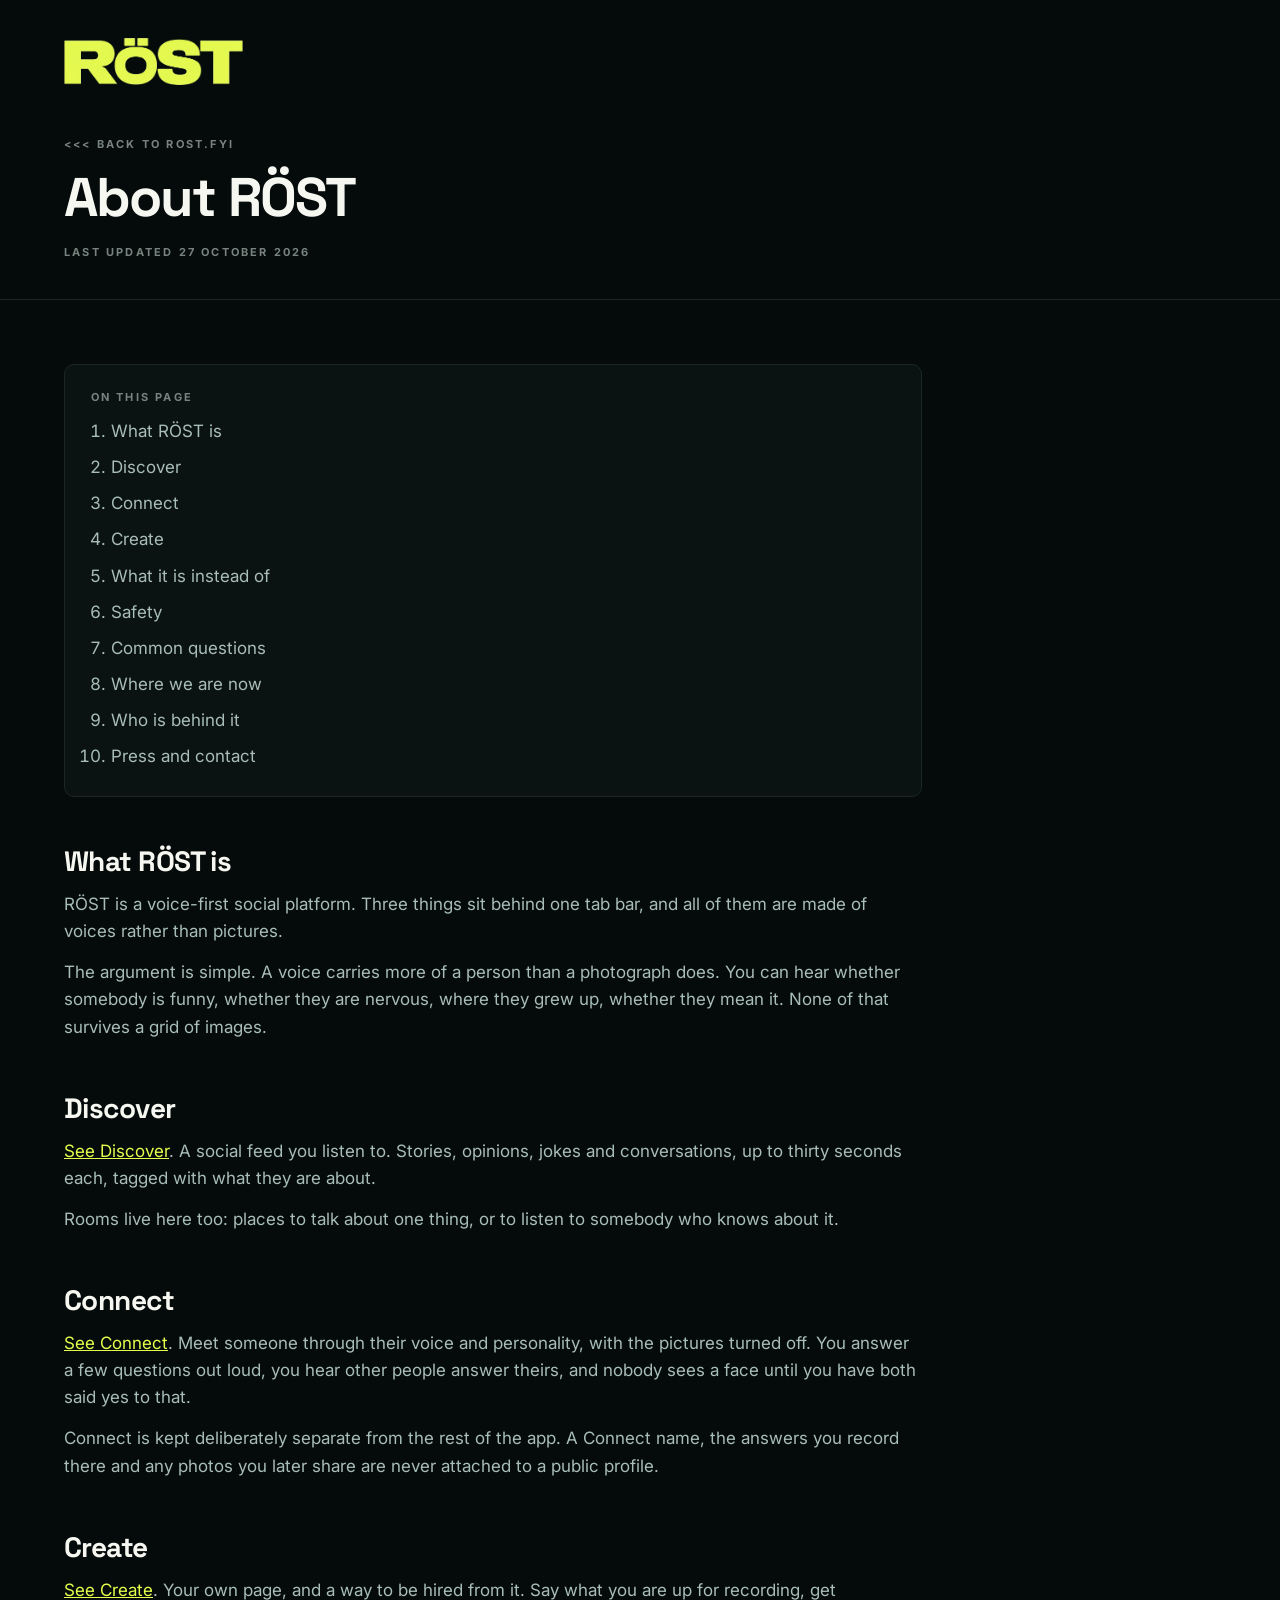
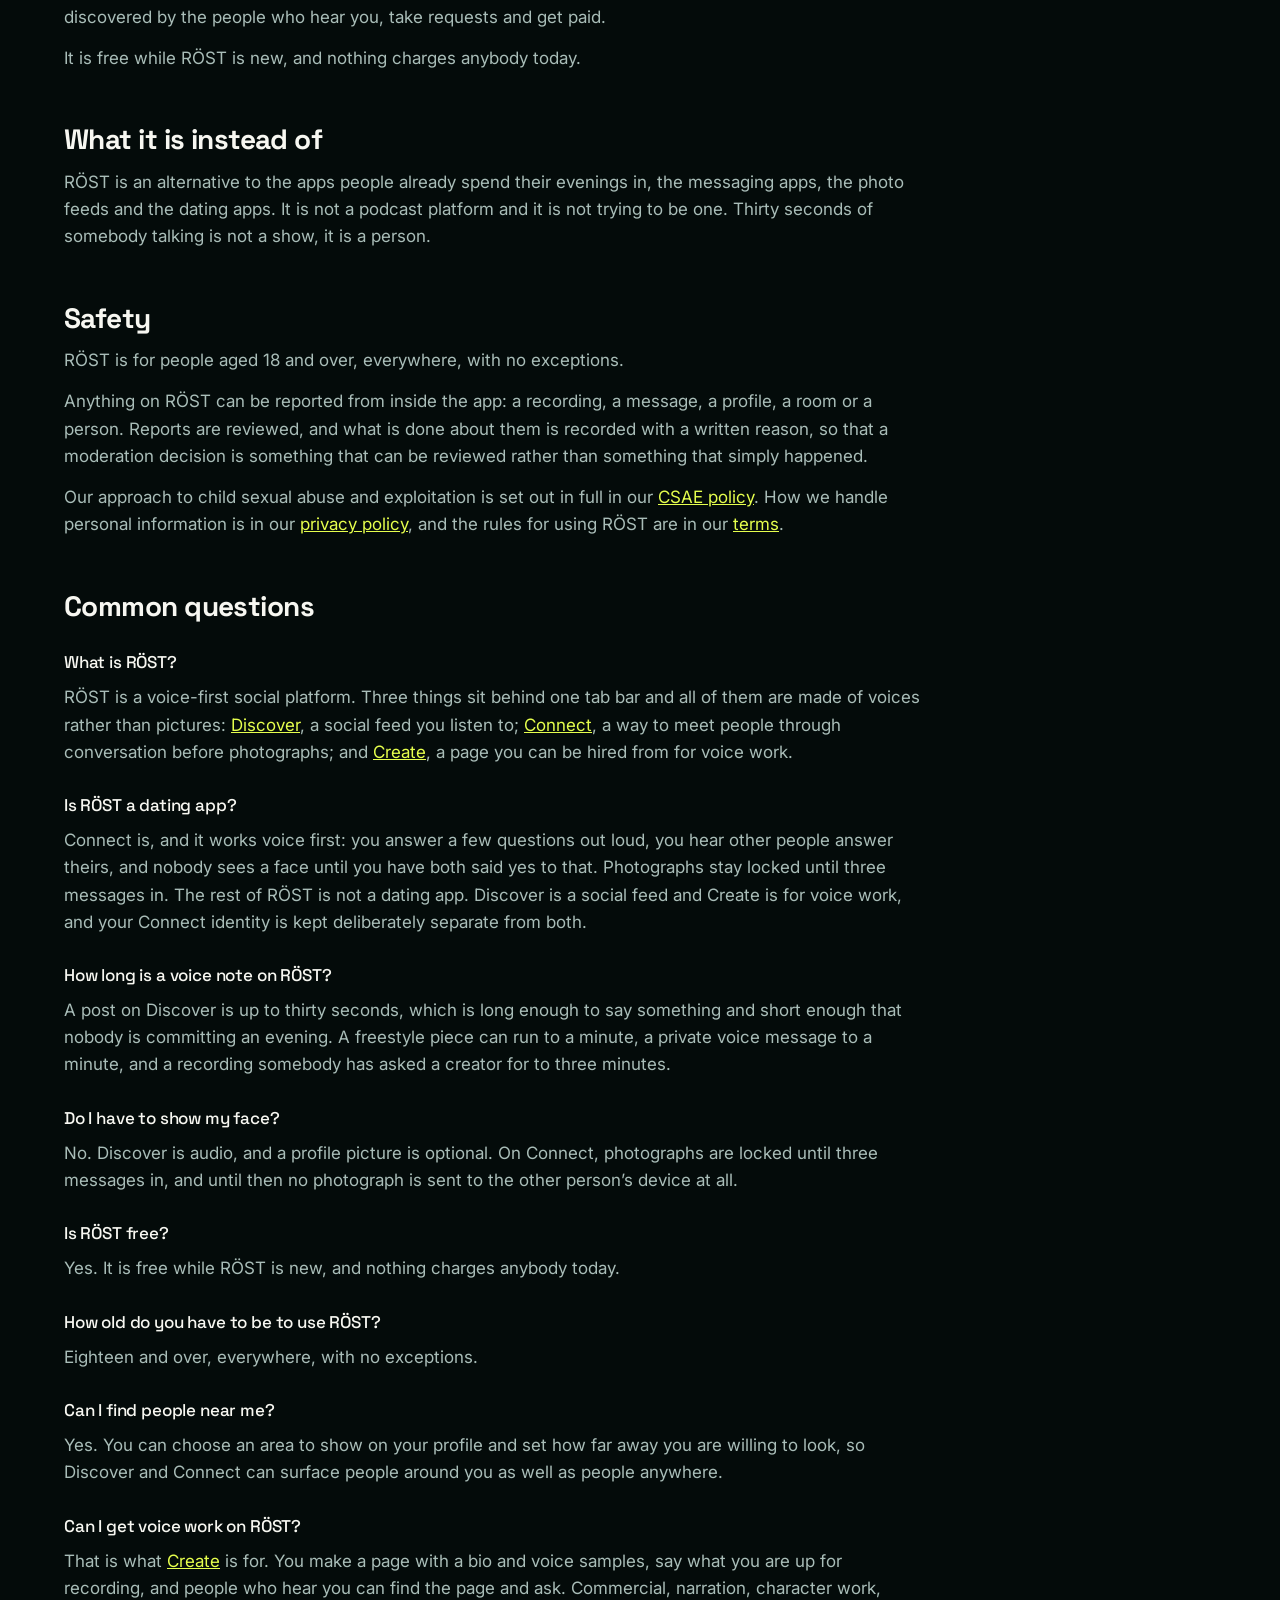
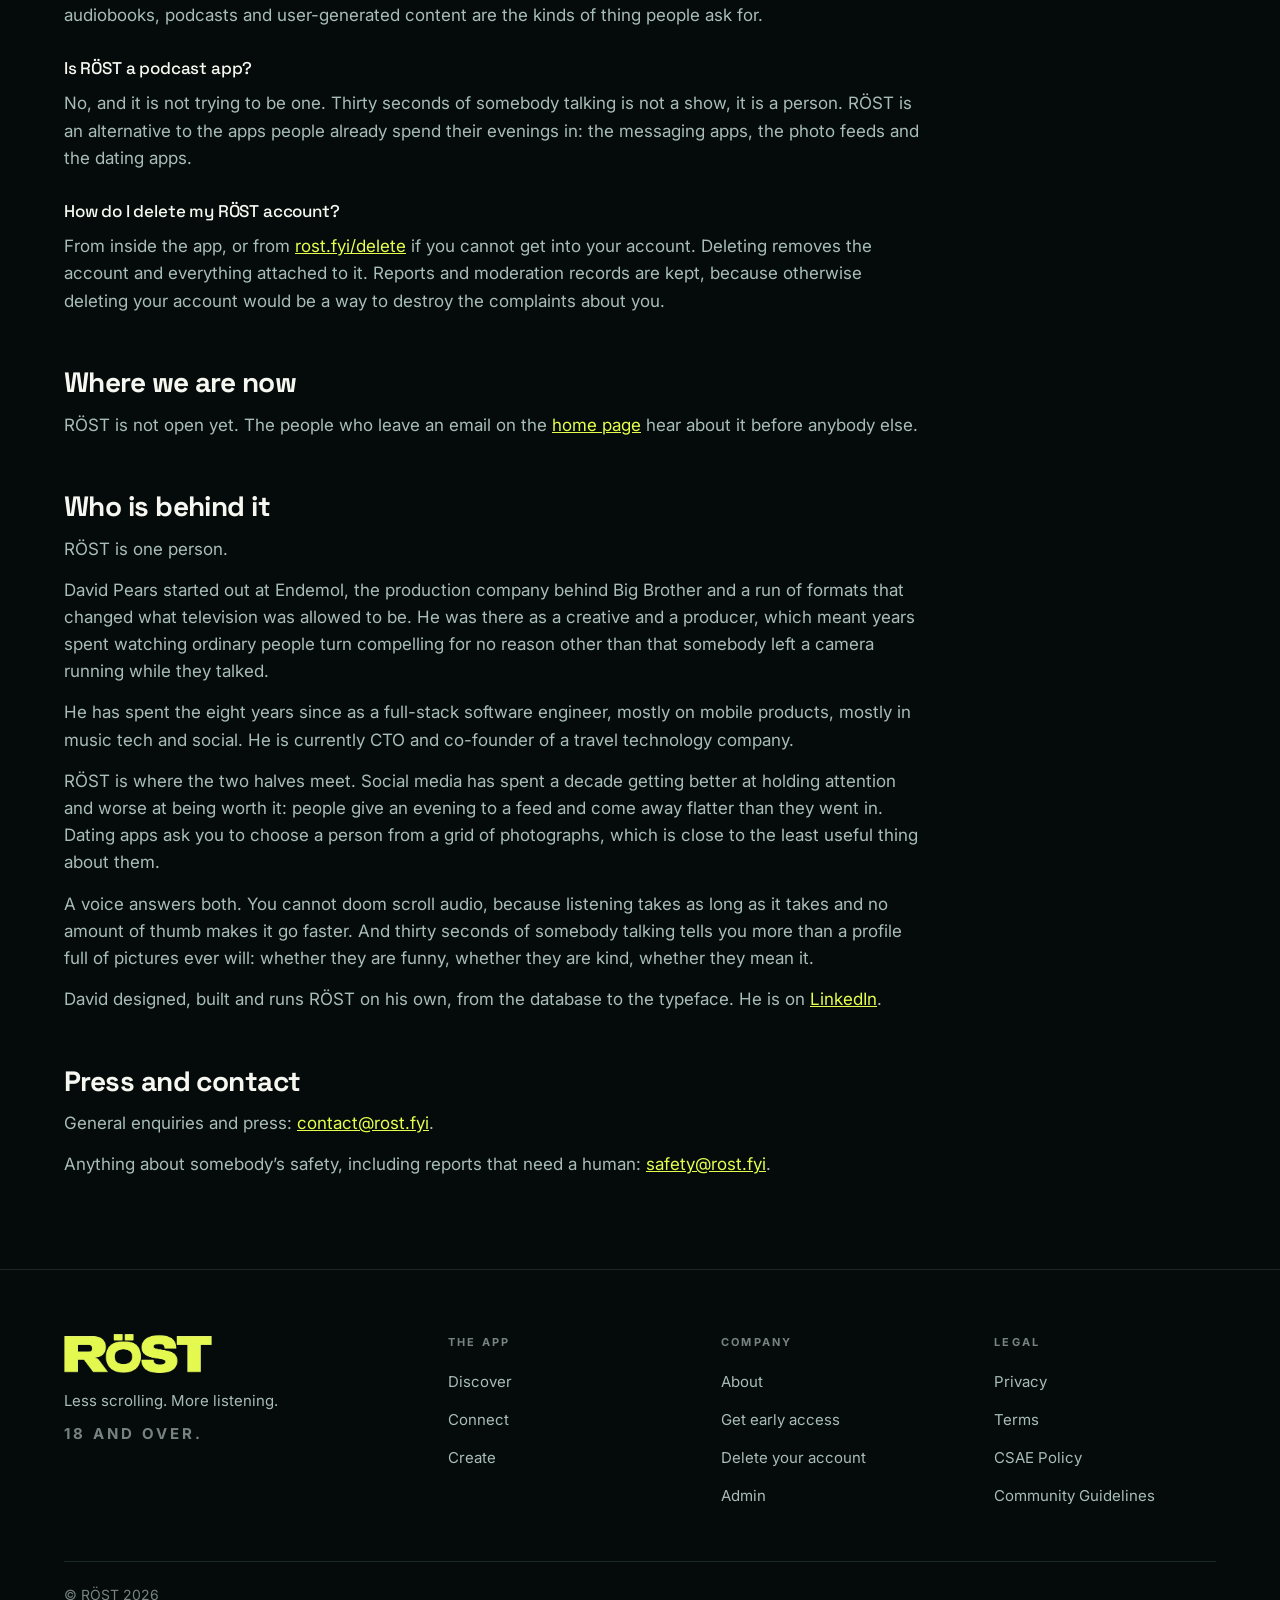
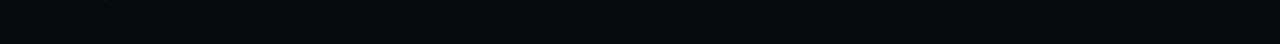
<file: about/index.html>
<!doctype html>
<html lang="en-GB">
  <head>
    <meta charset="utf-8" />
    <meta name="viewport" content="width=device-width, initial-scale=1" />
    <title>About RÖST. Less scrolling. More listening.</title>

    <meta name="description" content="RÖST is a voice-first social platform. A feed you listen to, a way to meet people through their voice, and a page you can be hired from." />
    <meta name="theme-color" content="#040B0A" />
    <link rel="icon" href="/assets/icon.png" />
    <link rel="apple-touch-icon" href="/assets/icon.png" />
    <link rel="canonical" href="https://rost.fyi/about" />

    <meta property="og:type" content="website" />
    <meta property="og:title" content="About RÖST" />
    <meta property="og:description" content="RÖST is a voice-first social platform. A feed you listen to, a way to meet people through their voice, and a page you can be hired from." />
    <meta property="og:url" content="https://rost.fyi/about" />
    <meta property="og:image" content="https://rost.fyi/assets/share.jpg" />
    <meta property="og:image:width" content="1200" />
    <meta property="og:image:height" content="630" />
    <meta property="og:image:alt" content="R&Ouml;ST. Less scrolling. More listening." />
    <meta name="twitter:card" content="summary_large_image" />
    <meta name="twitter:image" content="https://rost.fyi/assets/share.jpg" />

    <link rel="preconnect" href="https://fonts.googleapis.com" />
    <link rel="preconnect" href="https://fonts.gstatic.com" crossorigin />
    <link
      href="https://fonts.googleapis.com/css2?family=Inter:wght@400;500;600;700&family=Space+Grotesk:wght@500;700&display=swap"
      rel="stylesheet"
    />
    <link rel="stylesheet" href="/assets/site.css" />

    <script type="application/ld+json">
    {
      "@context": "https://schema.org",
      "@graph": [
        {
          "@type": "FAQPage",
          "@id": "https://rost.fyi/about#faq",
          "mainEntity": [
            {
              "@type": "Question",
              "name": "What is RÖST?",
              "acceptedAnswer": {
                "@type": "Answer",
                "text": "RÖST is a voice-first social platform. Three things sit behind one tab bar and all of them are made of voices rather than pictures: Discover, a social feed you listen to; Connect, a way to meet people through conversation before photographs; and Create, a page you can be hired from for voice work."
              }
            },
            {
              "@type": "Question",
              "name": "Is RÖST a dating app?",
              "acceptedAnswer": {
                "@type": "Answer",
                "text": "Connect is, and it works voice first: you answer a few questions out loud, you hear other people answer theirs, and nobody sees a face until you have both said yes to that. Photographs stay locked until three messages in. The rest of RÖST is not a dating app. Discover is a social feed and Create is for voice work, and your Connect identity is kept deliberately separate from both."
              }
            },
            {
              "@type": "Question",
              "name": "How long is a voice note on RÖST?",
              "acceptedAnswer": {
                "@type": "Answer",
                "text": "A post on Discover is up to thirty seconds, which is long enough to say something and short enough that nobody is committing an evening. A freestyle piece can run to a minute, a private voice message to a minute, and a recording somebody has asked a creator for to three minutes."
              }
            },
            {
              "@type": "Question",
              "name": "Do I have to show my face?",
              "acceptedAnswer": {
                "@type": "Answer",
                "text": "No. Discover is audio, and a profile picture is optional. On Connect, photographs are locked until three messages in, and until then no photograph is sent to the other person’s device at all."
              }
            },
            {
              "@type": "Question",
              "name": "Is RÖST free?",
              "acceptedAnswer": {
                "@type": "Answer",
                "text": "Yes. It is free while RÖST is new, and nothing charges anybody today."
              }
            },
            {
              "@type": "Question",
              "name": "How old do you have to be to use RÖST?",
              "acceptedAnswer": {
                "@type": "Answer",
                "text": "Eighteen and over, everywhere, with no exceptions."
              }
            },
            {
              "@type": "Question",
              "name": "Can I find people near me?",
              "acceptedAnswer": {
                "@type": "Answer",
                "text": "Yes. You can choose an area to show on your profile and set how far away you are willing to look, so Discover and Connect can surface people around you as well as people anywhere."
              }
            },
            {
              "@type": "Question",
              "name": "Can I get voice work on RÖST?",
              "acceptedAnswer": {
                "@type": "Answer",
                "text": "That is what Create is for. You make a page with a bio and voice samples, say what you are up for recording, and people who hear you can find the page and ask. Commercial, narration, character work, audiobooks, podcasts and user-generated content are the kinds of thing people ask for."
              }
            },
            {
              "@type": "Question",
              "name": "Is RÖST a podcast app?",
              "acceptedAnswer": {
                "@type": "Answer",
                "text": "No, and it is not trying to be one. Thirty seconds of somebody talking is not a show, it is a person. RÖST is an alternative to the apps people already spend their evenings in: the messaging apps, the photo feeds and the dating apps."
              }
            },
            {
              "@type": "Question",
              "name": "How do I delete my RÖST account?",
              "acceptedAnswer": {
                "@type": "Answer",
                "text": "From inside the app, or from rost.fyi/delete if you cannot get into your account. Deleting removes the account and everything attached to it. Reports and moderation records are kept, because otherwise deleting your account would be a way to destroy the complaints about you."
              }
            }
          ]
        },
        {
          "@type": "BreadcrumbList",
          "itemListElement": [
            {
              "@type": "ListItem",
              "position": 1,
              "name": "RÖST",
              "item": "https://rost.fyi/"
            },
            {
              "@type": "ListItem",
              "position": 2,
              "name": "About",
              "item": "https://rost.fyi/about"
            }
          ]
        }
      ]
    }
    </script>
  </head>

  <body>
    <header class="doc-head">
      <div class="shell">
        <a href="/"><img class="wordmark" src="/assets/wordmark.png" alt="R&Ouml;ST" width="420" height="111"></a>
        <a class="back util" href="/">&lt;&lt;&lt; Back to rost.fyi</a>
        <h1>About RÖST</h1>
        <div class="stamp util"><span>Last updated 27 October 2026</span></div>
      </div>
    </header>

    <main class="doc">
      <div class="shell">
        <nav class="toc">
          <h2>On this page</h2>
          <ol>
            <li><a href="#what">What RÖST is</a></li>
            <li><a href="#discover">Discover</a></li>
            <li><a href="#connect">Connect</a></li>
            <li><a href="#create">Create</a></li>
            <li><a href="#instead">What it is instead of</a></li>
            <li><a href="#safety">Safety</a></li>
            <li><a href="#questions">Common questions</a></li>
            <li><a href="#where">Where we are now</a></li>
            <li><a href="#story">Who is behind it</a></li>
            <li><a href="#press">Press and contact</a></li>
          </ol>
        </nav>
        <h2 id="what">What RÖST is</h2>
        <p>RÖST is a voice-first social platform. Three things sit behind one tab bar, and all of them are made of voices rather than pictures.</p>
        <p>The argument is simple. A voice carries more of a person than a photograph does. You can hear whether somebody is funny, whether they are nervous, where they grew up, whether they mean it. None of that survives a grid of images.</p>

        <h2 id="discover">Discover</h2>
        <p><a href="/discover">See Discover</a>. A social feed you listen to. Stories, opinions, jokes and conversations, up to thirty seconds each, tagged with what they are about.</p>
        <p>Rooms live here too: places to talk about one thing, or to listen to somebody who knows about it.</p>

        <h2 id="connect">Connect</h2>
        <p><a href="/connect">See Connect</a>. Meet someone through their voice and personality, with the pictures turned off. You answer a few questions out loud, you hear other people answer theirs, and nobody sees a face until you have both said yes to that.</p>
        <p>Connect is kept deliberately separate from the rest of the app. A Connect name, the answers you record there and any photos you later share are never attached to a public profile.</p>

        <h2 id="create">Create</h2>
        <p><a href="/create">See Create</a>. Your own page, and a way to be hired from it. Say what you are up for recording, get discovered by the people who hear you, take requests and get paid.</p>
        <p>It is free while RÖST is new, and nothing charges anybody today.</p>

        <h2 id="instead">What it is instead of</h2>
        <p>RÖST is an alternative to the apps people already spend their evenings in, the messaging apps, the photo feeds and the dating apps. It is not a podcast platform and it is not trying to be one. Thirty seconds of somebody talking is not a show, it is a person.</p>

        <h2 id="safety">Safety</h2>
        <p>RÖST is for people aged 18 and over, everywhere, with no exceptions.</p>
        <p>Anything on RÖST can be reported from inside the app: a recording, a message, a profile, a room or a person. Reports are reviewed, and what is done about them is recorded with a written reason, so that a moderation decision is something that can be reviewed rather than something that simply happened.</p>
        <p>Our approach to child sexual abuse and exploitation is set out in full in our <a href="/child-safety">CSAE policy</a>. How we handle personal information is in our <a href="/privacy">privacy policy</a>, and the rules for using RÖST are in our <a href="/terms">terms</a>.</p>

        <h2 id="questions">Common questions</h2>
        <h3>What is R&Ouml;ST?</h3>
        <p>R&Ouml;ST is a voice-first social platform. Three things sit behind one tab bar and all of them are made of voices rather than pictures: <a href="/discover">Discover</a>, a social feed you listen to; <a href="/connect">Connect</a>, a way to meet people through conversation before photographs; and <a href="/create">Create</a>, a page you can be hired from for voice work.</p>
        <h3>Is R&Ouml;ST a dating app?</h3>
        <p>Connect is, and it works voice first: you answer a few questions out loud, you hear other people answer theirs, and nobody sees a face until you have both said yes to that. Photographs stay locked until three messages in. The rest of R&Ouml;ST is not a dating app. Discover is a social feed and Create is for voice work, and your Connect identity is kept deliberately separate from both.</p>
        <h3>How long is a voice note on R&Ouml;ST?</h3>
        <p>A post on Discover is up to thirty seconds, which is long enough to say something and short enough that nobody is committing an evening. A freestyle piece can run to a minute, a private voice message to a minute, and a recording somebody has asked a creator for to three minutes.</p>
        <h3>Do I have to show my face?</h3>
        <p>No. Discover is audio, and a profile picture is optional. On Connect, photographs are locked until three messages in, and until then no photograph is sent to the other person&rsquo;s device at all.</p>
        <h3>Is R&Ouml;ST free?</h3>
        <p>Yes. It is free while R&Ouml;ST is new, and nothing charges anybody today.</p>
        <h3>How old do you have to be to use R&Ouml;ST?</h3>
        <p>Eighteen and over, everywhere, with no exceptions.</p>
        <h3>Can I find people near me?</h3>
        <p>Yes. You can choose an area to show on your profile and set how far away you are willing to look, so Discover and Connect can surface people around you as well as people anywhere.</p>
        <h3>Can I get voice work on R&Ouml;ST?</h3>
        <p>That is what <a href="/create">Create</a> is for. You make a page with a bio and voice samples, say what you are up for recording, and people who hear you can find the page and ask. Commercial, narration, character work, audiobooks, podcasts and user-generated content are the kinds of thing people ask for.</p>
        <h3>Is R&Ouml;ST a podcast app?</h3>
        <p>No, and it is not trying to be one. Thirty seconds of somebody talking is not a show, it is a person. R&Ouml;ST is an alternative to the apps people already spend their evenings in: the messaging apps, the photo feeds and the dating apps.</p>
        <h3>How do I delete my R&Ouml;ST account?</h3>
        <p>From inside the app, or from <a href="/delete">rost.fyi/delete</a> if you cannot get into your account. Deleting removes the account and everything attached to it. Reports and moderation records are kept, because otherwise deleting your account would be a way to destroy the complaints about you.</p>

        <h2 id="where">Where we are now</h2>
        <p>RÖST is not open yet. The people who leave an email on the <a href="/#early">home page</a> hear about it before anybody else.</p>

        <h2 id="story">Who is behind it</h2>
        <p>R&Ouml;ST is one person.</p>
        <p>David Pears started out at Endemol, the production company behind
        Big Brother and a run of formats that changed what television was
        allowed to be. He was there as a creative and a producer, which meant
        years spent watching ordinary people turn compelling for no reason
        other than that somebody left a camera running while they talked.</p>
        <p>He has spent the eight years since as a full-stack software
        engineer, mostly on mobile products, mostly in music tech and social.
        He is currently CTO and co-founder of a travel technology company.</p>
        <p>R&Ouml;ST is where the two halves meet. Social media has spent a
        decade getting better at holding attention and worse at being worth it:
        people give an evening to a feed and come away flatter than they went
        in. Dating apps ask you to choose a person from a grid of photographs,
        which is close to the least useful thing about them.</p>
        <p>A voice answers both. You cannot doom scroll audio, because
        listening takes as long as it takes and no amount of thumb makes it go
        faster. And thirty seconds of somebody talking tells you more than a
        profile full of pictures ever will: whether they are funny, whether
        they are kind, whether they mean it.</p>
        <p>David designed, built and runs R&Ouml;ST on his own, from the
        database to the typeface. He is on
        <a href="https://www.linkedin.com/in/davepears/" rel="me noopener noreferrer" target="_blank">LinkedIn</a>.</p>

        <h2 id="press">Press and contact</h2>
        <p>General enquiries and press: <a href="mailto:contact@rost.fyi">contact@rost.fyi</a>.</p>
        <p>Anything about somebody&rsquo;s safety, including reports that need a human: <a href="mailto:safety@rost.fyi">safety@rost.fyi</a>.</p>
      </div>
    </main>

    <footer>
      <div class="shell">
        <div class="foot-grid">
          <div class="foot-brand">
            <img class="wordmark" src="/assets/wordmark.png" alt="RÖST" width="420" height="111">
            <p>Less scrolling. More listening.</p>
            <p class="where util">18 and over.</p>
          </div>

          <div class="foot-col">
            <h2>The app</h2>
            <ul>
              <li><a href="/discover">Discover</a></li>
              <li><a href="/connect">Connect</a></li>
              <li><a href="/create">Create</a></li>
            </ul>
          </div>

          <div class="foot-col">
            <h2>Company</h2>
            <ul>
              <li><a href="/about">About</a></li>
              <li><a href="/#early">Get early access</a></li>
              <li><a href="/delete">Delete your account</a></li>
              <li><a href="/admin">Admin</a></li>
            </ul>
          </div>

          <div class="foot-col">
            <h2>Legal</h2>
            <ul>
              <li><a href="/privacy">Privacy</a></li>
              <li><a href="/terms">Terms</a></li>
              <li><a href="/child-safety">CSAE Policy</a></li>
              <li><a href="/community-guidelines">Community Guidelines</a></li>
            </ul>
          </div>
        </div>

        <div class="foot-base">
          <span>&copy; R&Ouml;ST 2026</span>
        </div>
      </div>
    </footer>
  </body>
</html>
</file>
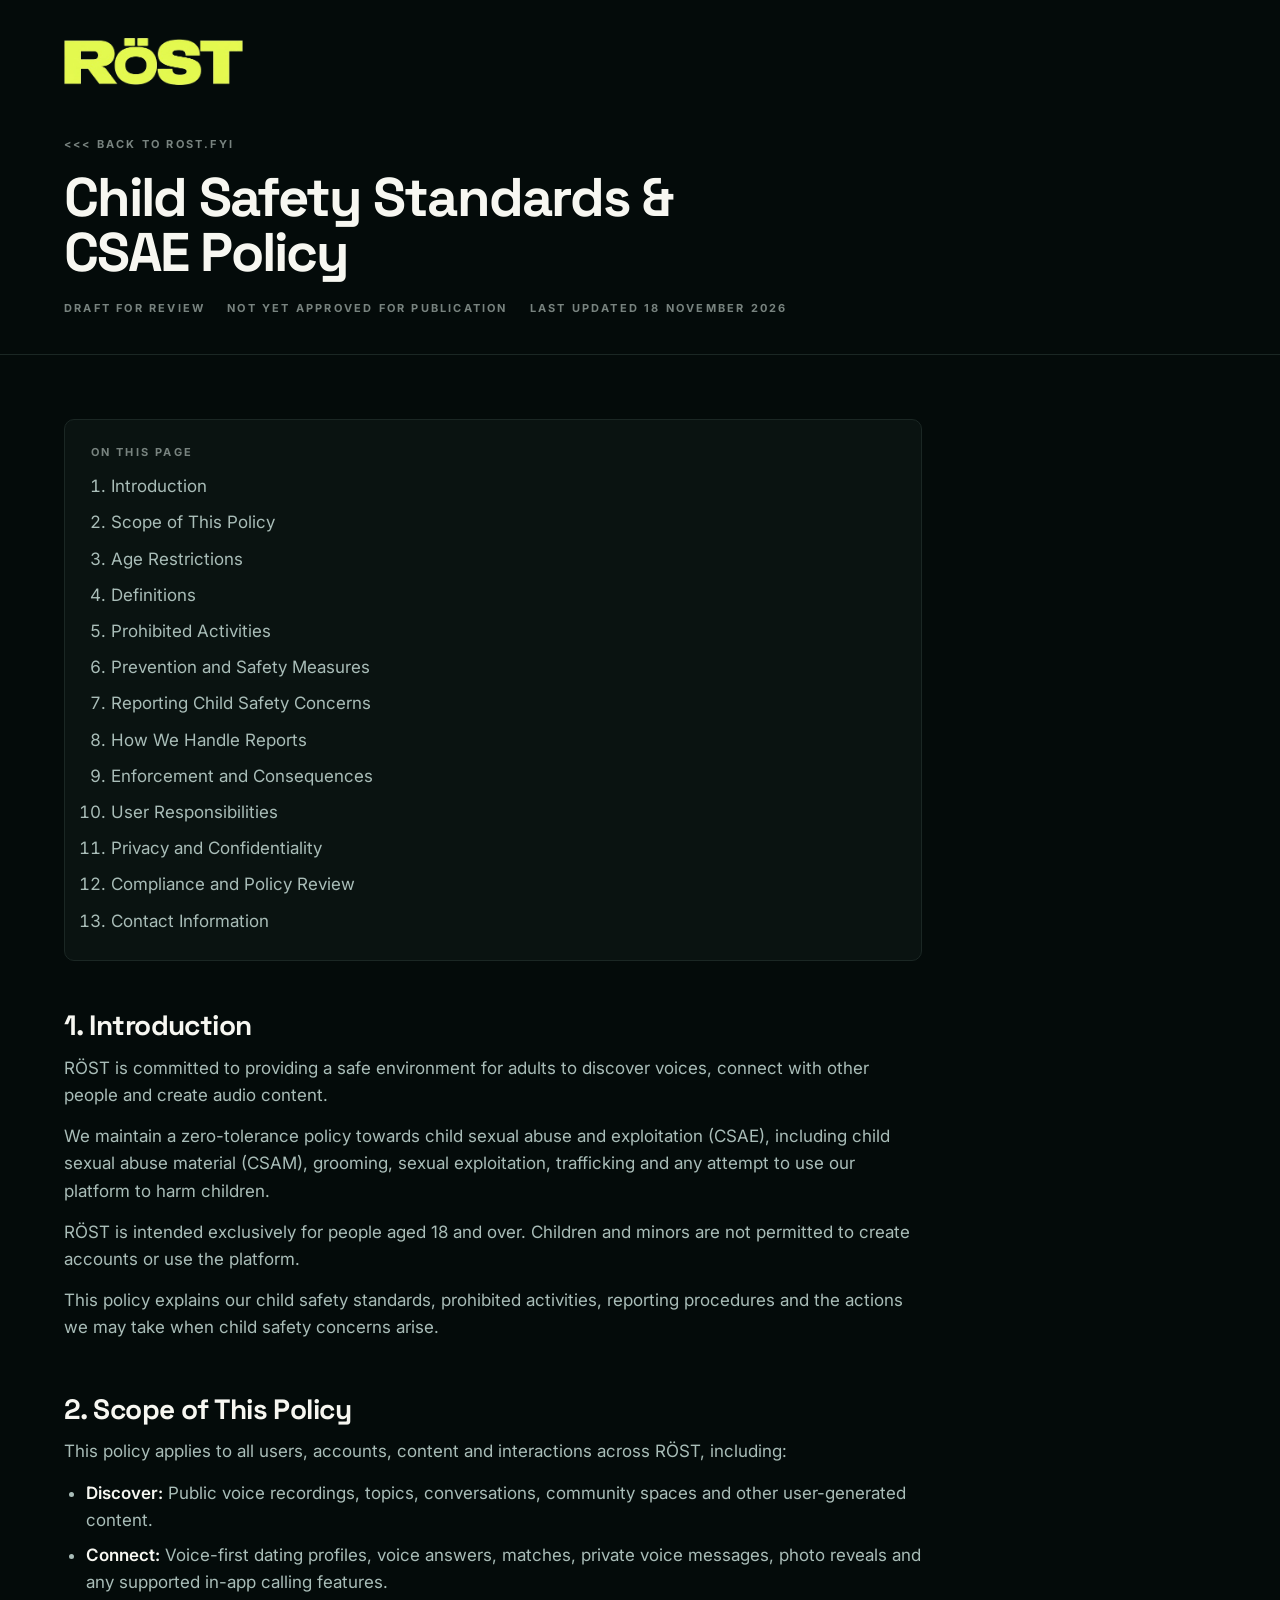
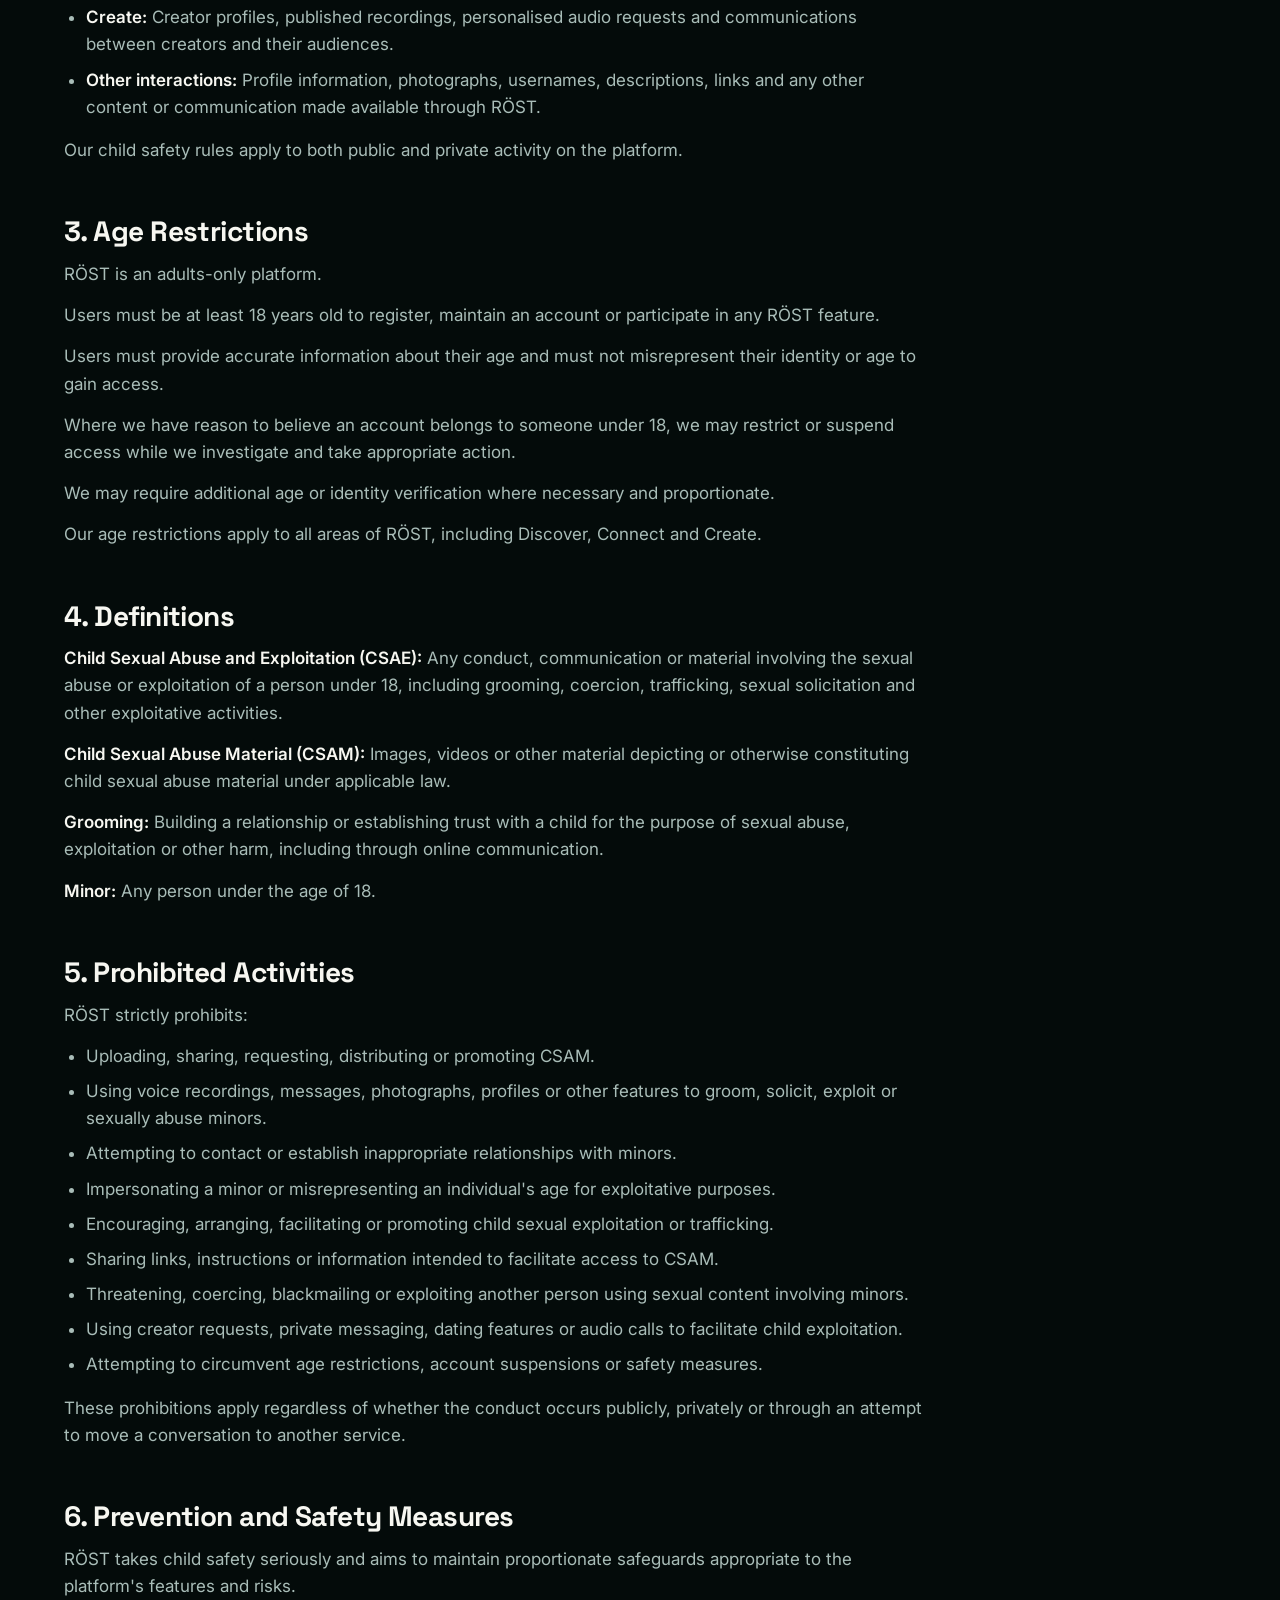
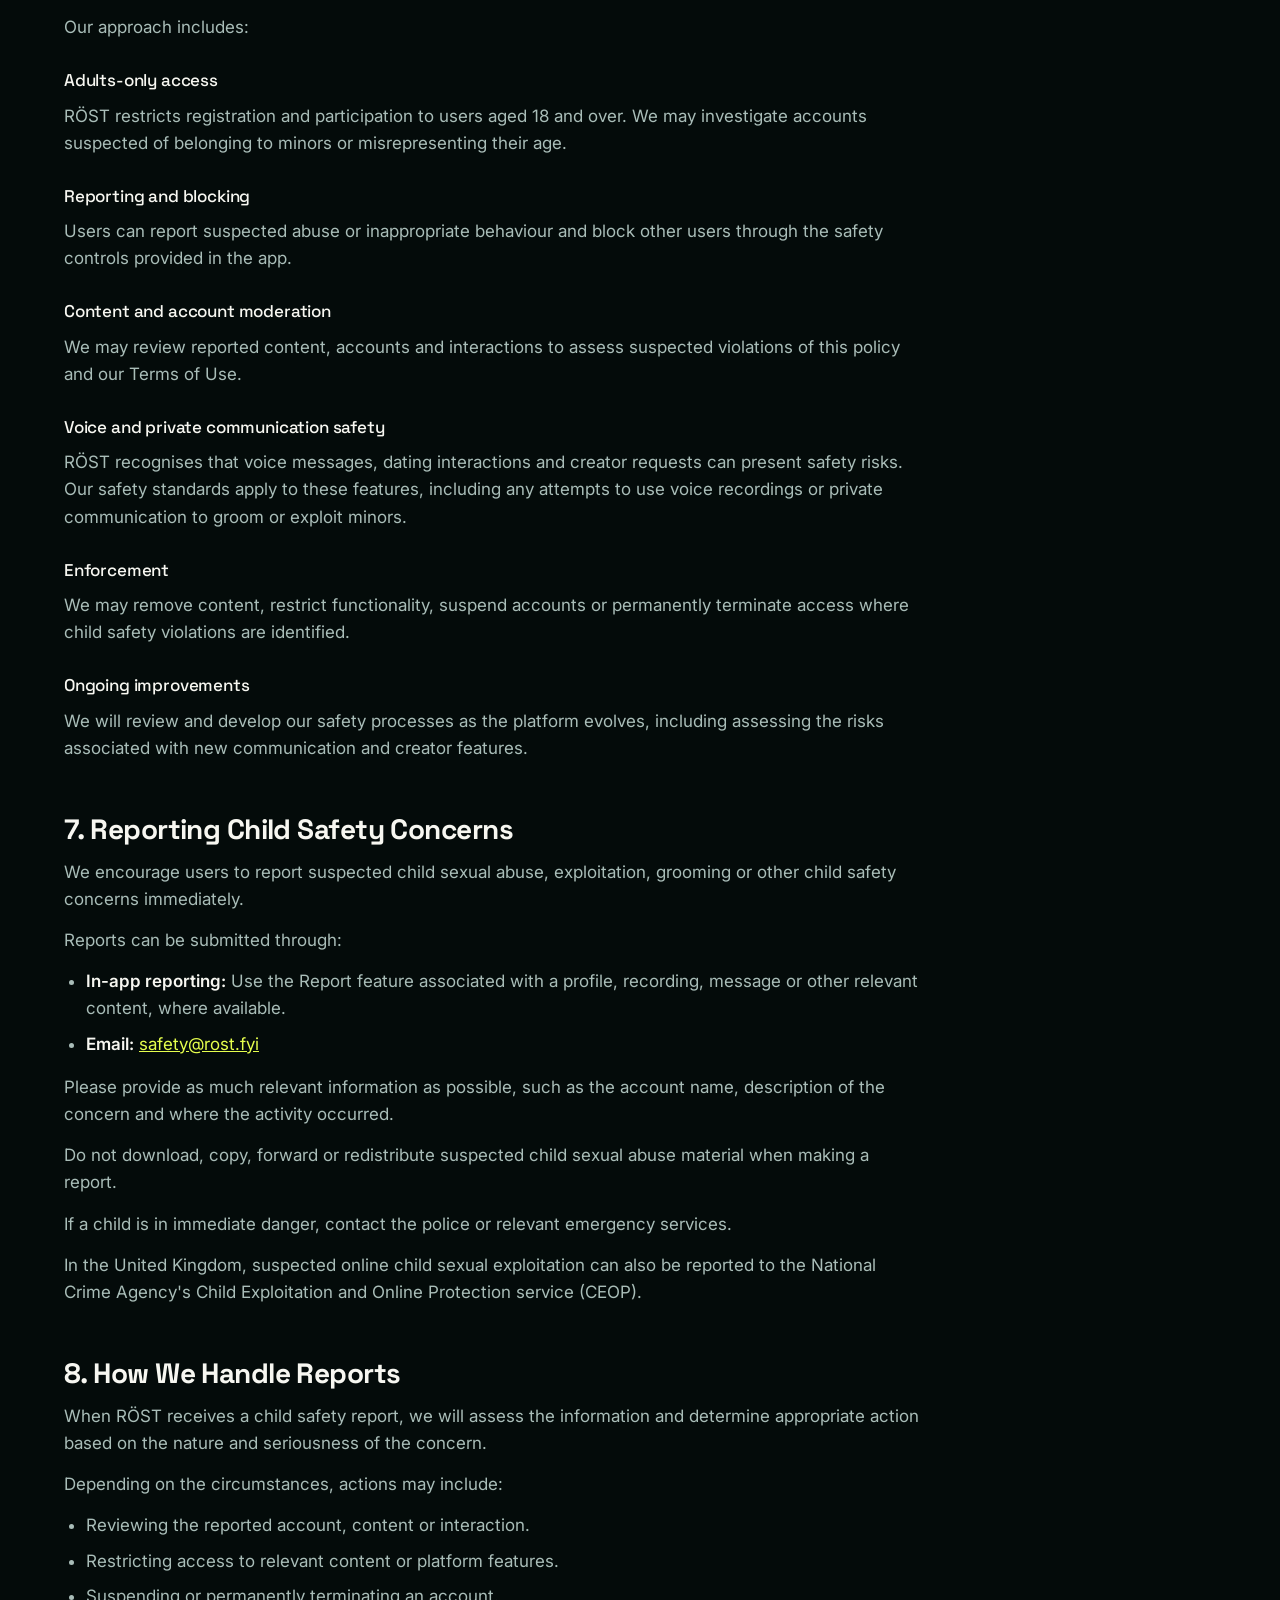
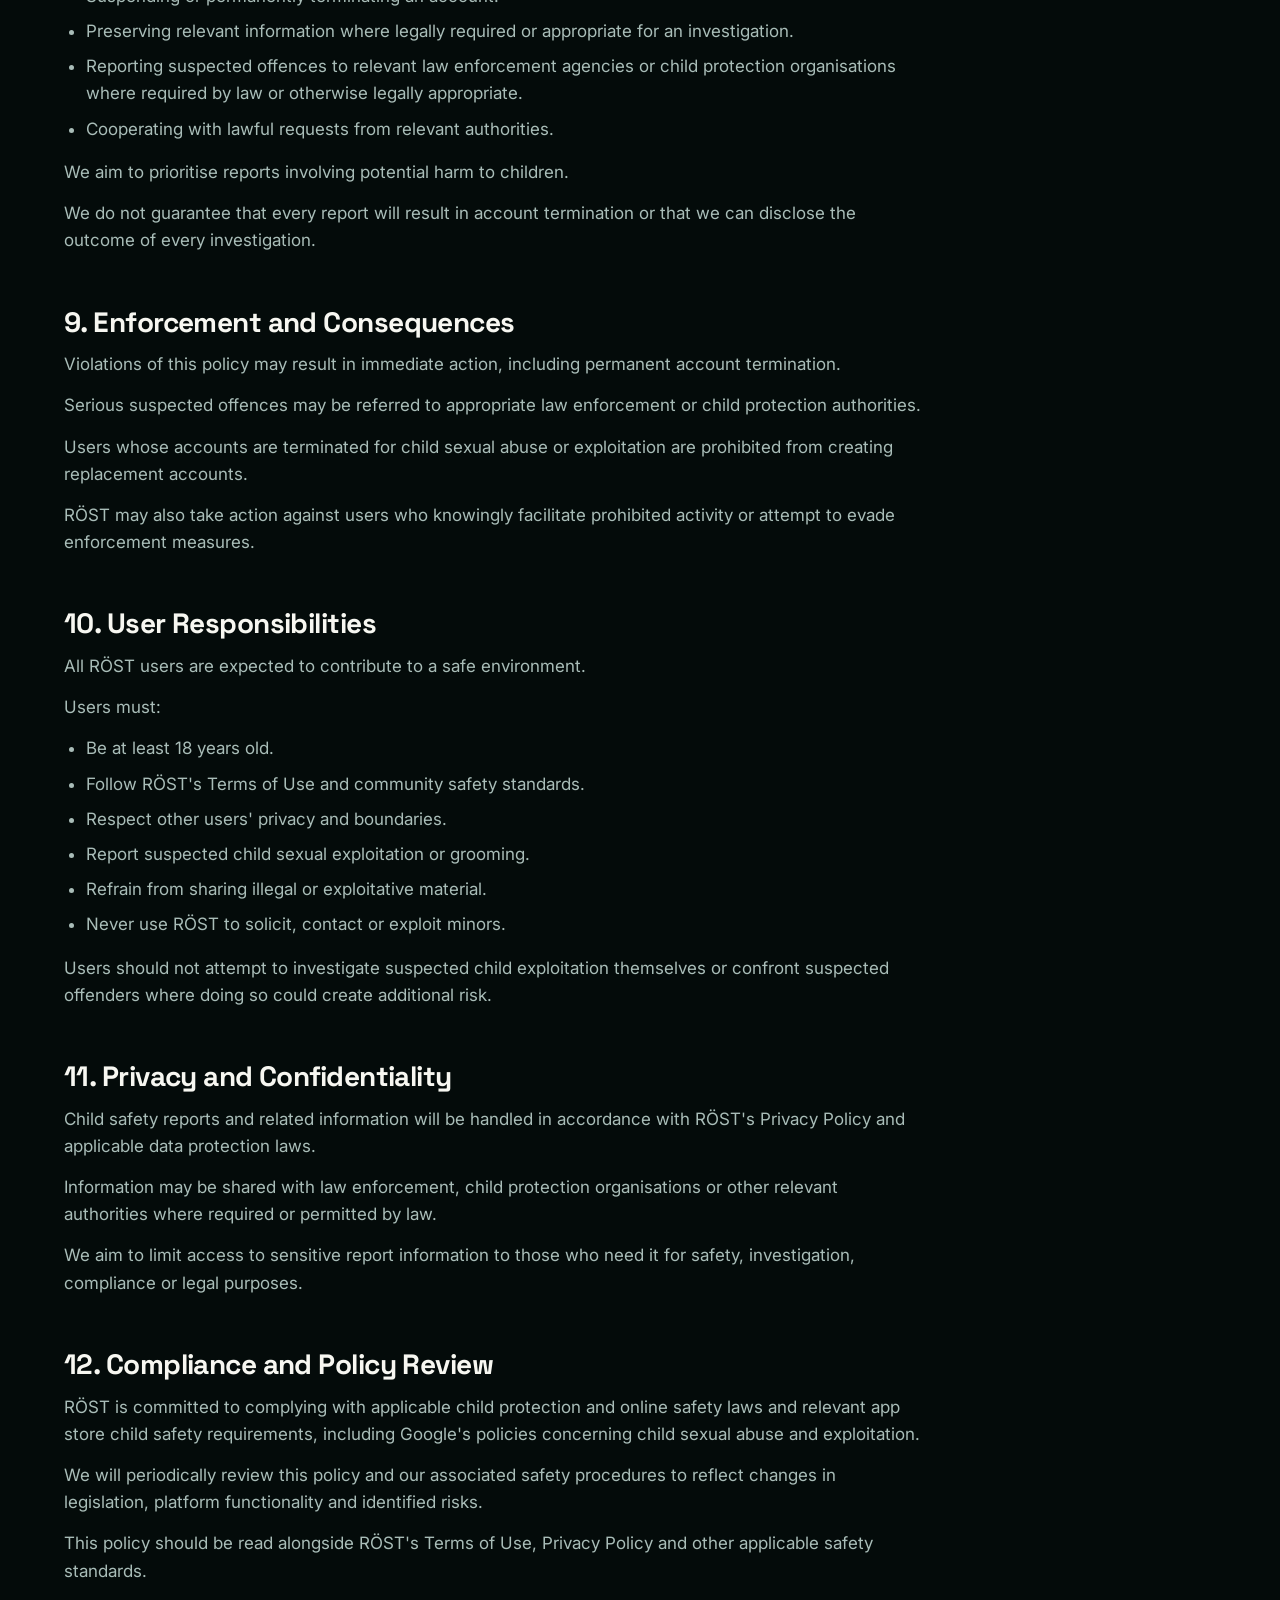
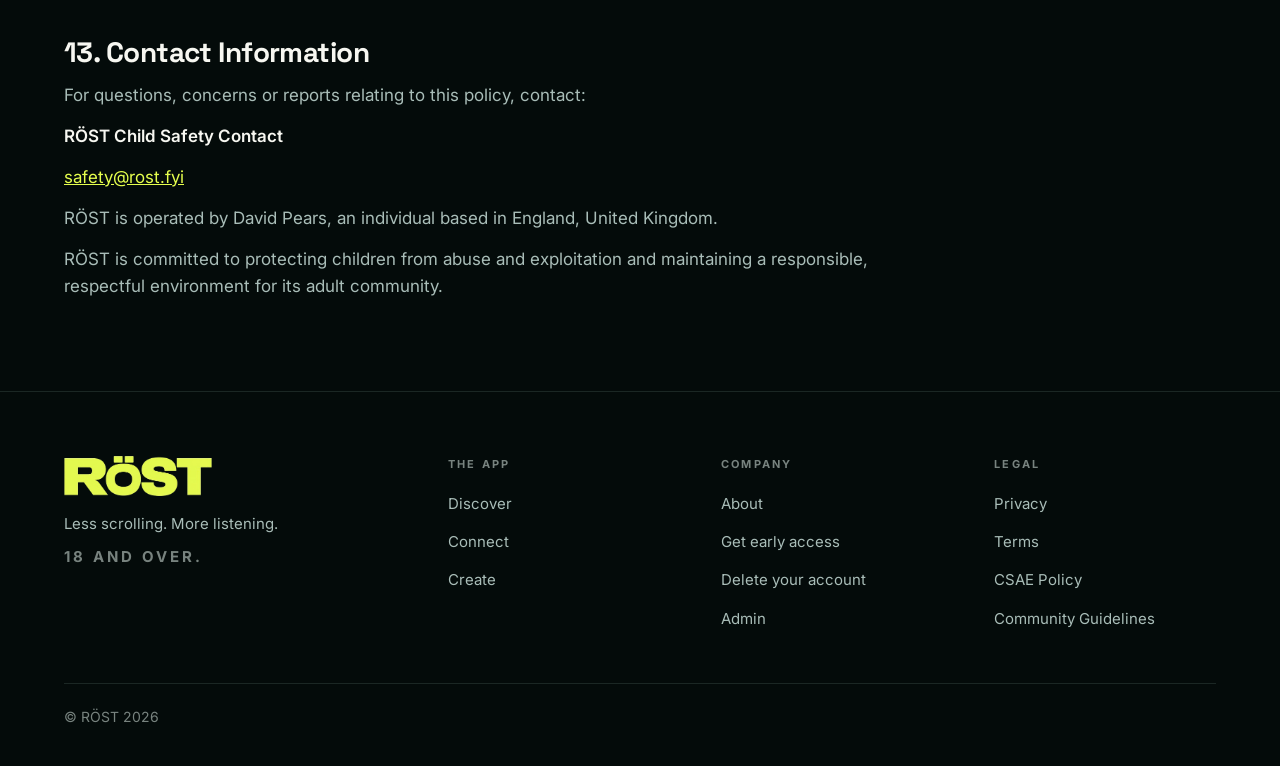
<file: child-safety/index.html>
<!doctype html>
<html lang="en-GB">
  <head>
    <meta charset="utf-8" />
    <meta name="viewport" content="width=device-width, initial-scale=1" />
    <title>Child Safety Standards &amp; CSAE Policy. RÖST</title>

    <meta name="description" content="How RÖST prevents, detects and responds to child sexual abuse and exploitation." />
    <meta name="robots" content="noindex" />
    <meta name="theme-color" content="#040B0A" />
    <link rel="icon" href="/assets/icon.png" />
    <link rel="apple-touch-icon" href="/assets/icon.png" />
    <link rel="canonical" href="https://rost.fyi/child-safety" />

    <meta property="og:type" content="website" />
    <meta property="og:title" content="Child Safety Standards &amp; CSAE Policy" />
    <meta property="og:description" content="How RÖST prevents, detects and responds to child sexual abuse and exploitation." />
    <meta property="og:url" content="https://rost.fyi/child-safety" />
    <meta property="og:image" content="https://rost.fyi/assets/share.jpg" />
    <meta property="og:image:width" content="1200" />
    <meta property="og:image:height" content="630" />
    <meta property="og:image:alt" content="R&Ouml;ST. Less scrolling. More listening." />
    <meta name="twitter:card" content="summary_large_image" />
    <meta name="twitter:image" content="https://rost.fyi/assets/share.jpg" />

    <link rel="preconnect" href="https://fonts.googleapis.com" />
    <link rel="preconnect" href="https://fonts.gstatic.com" crossorigin />
    <link
      href="https://fonts.googleapis.com/css2?family=Inter:wght@400;500;600;700&family=Space+Grotesk:wght@500;700&display=swap"
      rel="stylesheet"
    />
    <link rel="stylesheet" href="/assets/site.css" />
  </head>

  <body>
    <header class="doc-head">
      <div class="shell">
        <a href="/"><img class="wordmark" src="/assets/wordmark.png" alt="R&Ouml;ST" width="420" height="111"></a>
        <a class="back util" href="/">&lt;&lt;&lt; Back to rost.fyi</a>
        <h1>Child Safety Standards &amp; CSAE Policy</h1>
        <div class="stamp util"><span>Draft for review</span><span>Not yet approved for publication</span><span>Last updated 18 November 2026</span></div>
      </div>
    </header>

    <main class="doc">
      <div class="shell">
        <nav class="toc">
          <h2>On this page</h2>
          <ol>
            <li><a href="#introduction">Introduction</a></li>
            <li><a href="#scope-of-this-policy">Scope of This Policy</a></li>
            <li><a href="#age-restrictions">Age Restrictions</a></li>
            <li><a href="#definitions">Definitions</a></li>
            <li><a href="#prohibited-activities">Prohibited Activities</a></li>
            <li><a href="#prevention-and-safety-measures">Prevention and Safety Measures</a></li>
            <li><a href="#reporting-child-safety-concerns">Reporting Child Safety Concerns</a></li>
            <li><a href="#how-we-handle-reports">How We Handle Reports</a></li>
            <li><a href="#enforcement-and-consequences">Enforcement and Consequences</a></li>
            <li><a href="#user-responsibilities">User Responsibilities</a></li>
            <li><a href="#privacy-and-confidentiality">Privacy and Confidentiality</a></li>
            <li><a href="#compliance-and-policy-review">Compliance and Policy Review</a></li>
            <li><a href="#contact-information">Contact Information</a></li>
          </ol>
        </nav>
        <h2 id="introduction">1. Introduction</h2>
        <p>RÖST is committed to providing a safe environment for adults to discover voices, connect with other people and create audio content.</p>
        <p>We maintain a zero-tolerance policy towards child sexual abuse and exploitation (CSAE), including child sexual abuse material (CSAM), grooming, sexual exploitation, trafficking and any attempt to use our platform to harm children.</p>
        <p>RÖST is intended exclusively for people aged 18 and over. Children and minors are not permitted to create accounts or use the platform.</p>
        <p>This policy explains our child safety standards, prohibited activities, reporting procedures and the actions we may take when child safety concerns arise.</p>
        <h2 id="scope-of-this-policy">2. Scope of This Policy</h2>
        <p>This policy applies to all users, accounts, content and interactions across RÖST, including:</p>
        <ul>
            <li><strong>Discover:</strong> Public voice recordings, topics, conversations, community spaces and other user-generated content.</li>
            <li><strong>Connect:</strong> Voice-first dating profiles, voice answers, matches, private voice messages, photo reveals and any supported in-app calling features.</li>
            <li><strong>Create:</strong> Creator profiles, published recordings, personalised audio requests and communications between creators and their audiences.</li>
            <li><strong>Other interactions:</strong> Profile information, photographs, usernames, descriptions, links and any other content or communication made available through RÖST.</li>
        </ul>
        <p>Our child safety rules apply to both public and private activity on the platform.</p>
        <h2 id="age-restrictions">3. Age Restrictions</h2>
        <p>RÖST is an adults-only platform.</p>
        <p>Users must be at least 18 years old to register, maintain an account or participate in any RÖST feature.</p>
        <p>Users must provide accurate information about their age and must not misrepresent their identity or age to gain access.</p>
        <p>Where we have reason to believe an account belongs to someone under 18, we may restrict or suspend access while we investigate and take appropriate action.</p>
        <p>We may require additional age or identity verification where necessary and proportionate.</p>
        <p>Our age restrictions apply to all areas of RÖST, including Discover, Connect and Create.</p>
        <h2 id="definitions">4. Definitions</h2>
        <p><strong>Child Sexual Abuse and Exploitation (CSAE):</strong> Any conduct, communication or material involving the sexual abuse or exploitation of a person under 18, including grooming, coercion, trafficking, sexual solicitation and other exploitative activities.</p>
        <p><strong>Child Sexual Abuse Material (CSAM):</strong> Images, videos or other material depicting or otherwise constituting child sexual abuse material under applicable law.</p>
        <p><strong>Grooming:</strong> Building a relationship or establishing trust with a child for the purpose of sexual abuse, exploitation or other harm, including through online communication.</p>
        <p><strong>Minor:</strong> Any person under the age of 18.</p>
        <h2 id="prohibited-activities">5. Prohibited Activities</h2>
        <p>RÖST strictly prohibits:</p>
        <ul>
            <li>Uploading, sharing, requesting, distributing or promoting CSAM.</li>
            <li>Using voice recordings, messages, photographs, profiles or other features to groom, solicit, exploit or sexually abuse minors.</li>
            <li>Attempting to contact or establish inappropriate relationships with minors.</li>
            <li>Impersonating a minor or misrepresenting an individual&#x27;s age for exploitative purposes.</li>
            <li>Encouraging, arranging, facilitating or promoting child sexual exploitation or trafficking.</li>
            <li>Sharing links, instructions or information intended to facilitate access to CSAM.</li>
            <li>Threatening, coercing, blackmailing or exploiting another person using sexual content involving minors.</li>
            <li>Using creator requests, private messaging, dating features or audio calls to facilitate child exploitation.</li>
            <li>Attempting to circumvent age restrictions, account suspensions or safety measures.</li>
        </ul>
        <p>These prohibitions apply regardless of whether the conduct occurs publicly, privately or through an attempt to move a conversation to another service.</p>
        <h2 id="prevention-and-safety-measures">6. Prevention and Safety Measures</h2>
        <p>RÖST takes child safety seriously and aims to maintain proportionate safeguards appropriate to the platform&#x27;s features and risks.</p>
        <p>Our approach includes:</p>
        <h3>Adults-only access</h3>
        <p>RÖST restricts registration and participation to users aged 18 and over. We may investigate accounts suspected of belonging to minors or misrepresenting their age.</p>
        <h3>Reporting and blocking</h3>
        <p>Users can report suspected abuse or inappropriate behaviour and block other users through the safety controls provided in the app.</p>
        <h3>Content and account moderation</h3>
        <p>We may review reported content, accounts and interactions to assess suspected violations of this policy and our Terms of Use.</p>
        <h3>Voice and private communication safety</h3>
        <p>RÖST recognises that voice messages, dating interactions and creator requests can present safety risks. Our safety standards apply to these features, including any attempts to use voice recordings or private communication to groom or exploit minors.</p>
        <h3>Enforcement</h3>
        <p>We may remove content, restrict functionality, suspend accounts or permanently terminate access where child safety violations are identified.</p>
        <h3>Ongoing improvements</h3>
        <p>We will review and develop our safety processes as the platform evolves, including assessing the risks associated with new communication and creator features.</p>
        <h2 id="reporting-child-safety-concerns">7. Reporting Child Safety Concerns</h2>
        <p>We encourage users to report suspected child sexual abuse, exploitation, grooming or other child safety concerns immediately.</p>
        <p>Reports can be submitted through:</p>
        <ul>
            <li><strong>In-app reporting:</strong> Use the Report feature associated with a profile, recording, message or other relevant content, where available.</li>
            <li><strong>Email:</strong> <a href="mailto:safety@rost.fyi">safety@rost.fyi</a></li>
        </ul>
        <p>Please provide as much relevant information as possible, such as the account name, description of the concern and where the activity occurred.</p>
        <p>Do not download, copy, forward or redistribute suspected child sexual abuse material when making a report.</p>
        <p>If a child is in immediate danger, contact the police or relevant emergency services.</p>
        <p>In the United Kingdom, suspected online child sexual exploitation can also be reported to the National Crime Agency&#x27;s Child Exploitation and Online Protection service (CEOP).</p>
        <h2 id="how-we-handle-reports">8. How We Handle Reports</h2>
        <p>When RÖST receives a child safety report, we will assess the information and determine appropriate action based on the nature and seriousness of the concern.</p>
        <p>Depending on the circumstances, actions may include:</p>
        <ul>
            <li>Reviewing the reported account, content or interaction.</li>
            <li>Restricting access to relevant content or platform features.</li>
            <li>Suspending or permanently terminating an account.</li>
            <li>Preserving relevant information where legally required or appropriate for an investigation.</li>
            <li>Reporting suspected offences to relevant law enforcement agencies or child protection organisations where required by law or otherwise legally appropriate.</li>
            <li>Cooperating with lawful requests from relevant authorities.</li>
        </ul>
        <p>We aim to prioritise reports involving potential harm to children.</p>
        <p>We do not guarantee that every report will result in account termination or that we can disclose the outcome of every investigation.</p>
        <h2 id="enforcement-and-consequences">9. Enforcement and Consequences</h2>
        <p>Violations of this policy may result in immediate action, including permanent account termination.</p>
        <p>Serious suspected offences may be referred to appropriate law enforcement or child protection authorities.</p>
        <p>Users whose accounts are terminated for child sexual abuse or exploitation are prohibited from creating replacement accounts.</p>
        <p>RÖST may also take action against users who knowingly facilitate prohibited activity or attempt to evade enforcement measures.</p>
        <h2 id="user-responsibilities">10. User Responsibilities</h2>
        <p>All RÖST users are expected to contribute to a safe environment.</p>
        <p>Users must:</p>
        <ul>
            <li>Be at least 18 years old.</li>
            <li>Follow RÖST&#x27;s Terms of Use and community safety standards.</li>
            <li>Respect other users&#x27; privacy and boundaries.</li>
            <li>Report suspected child sexual exploitation or grooming.</li>
            <li>Refrain from sharing illegal or exploitative material.</li>
            <li>Never use RÖST to solicit, contact or exploit minors.</li>
        </ul>
        <p>Users should not attempt to investigate suspected child exploitation themselves or confront suspected offenders where doing so could create additional risk.</p>
        <h2 id="privacy-and-confidentiality">11. Privacy and Confidentiality</h2>
        <p>Child safety reports and related information will be handled in accordance with RÖST&#x27;s Privacy Policy and applicable data protection laws.</p>
        <p>Information may be shared with law enforcement, child protection organisations or other relevant authorities where required or permitted by law.</p>
        <p>We aim to limit access to sensitive report information to those who need it for safety, investigation, compliance or legal purposes.</p>
        <h2 id="compliance-and-policy-review">12. Compliance and Policy Review</h2>
        <p>RÖST is committed to complying with applicable child protection and online safety laws and relevant app store child safety requirements, including Google&#x27;s policies concerning child sexual abuse and exploitation.</p>
        <p>We will periodically review this policy and our associated safety procedures to reflect changes in legislation, platform functionality and identified risks.</p>
        <p>This policy should be read alongside RÖST&#x27;s Terms of Use, Privacy Policy and other applicable safety standards.</p>
        <h2 id="contact-information">13. Contact Information</h2>
        <p>For questions, concerns or reports relating to this policy, contact:</p>
        <p><strong>RÖST Child Safety Contact</strong></p>
        <p><a href="mailto:safety@rost.fyi">safety@rost.fyi</a></p>
        <p>RÖST is operated by David Pears, an individual based in England, United Kingdom.</p>
        <p>RÖST is committed to protecting children from abuse and exploitation and maintaining a responsible, respectful environment for its adult community.</p>
      </div>
    </main>

    <footer>
      <div class="shell">
        <div class="foot-grid">
          <div class="foot-brand">
            <img class="wordmark" src="/assets/wordmark.png" alt="RÖST" width="420" height="111">
            <p>Less scrolling. More listening.</p>
            <p class="where util">18 and over.</p>
          </div>

          <div class="foot-col">
            <h2>The app</h2>
            <ul>
              <li><a href="/discover">Discover</a></li>
              <li><a href="/connect">Connect</a></li>
              <li><a href="/create">Create</a></li>
            </ul>
          </div>

          <div class="foot-col">
            <h2>Company</h2>
            <ul>
              <li><a href="/about">About</a></li>
              <li><a href="/#early">Get early access</a></li>
              <li><a href="/delete">Delete your account</a></li>
              <li><a href="/admin">Admin</a></li>
            </ul>
          </div>

          <div class="foot-col">
            <h2>Legal</h2>
            <ul>
              <li><a href="/privacy">Privacy</a></li>
              <li><a href="/terms">Terms</a></li>
              <li><a href="/child-safety">CSAE Policy</a></li>
              <li><a href="/community-guidelines">Community Guidelines</a></li>
            </ul>
          </div>
        </div>

        <div class="foot-base">
          <span>&copy; R&Ouml;ST 2026</span>
        </div>
      </div>
    </footer>
  </body>
</html>
</file>
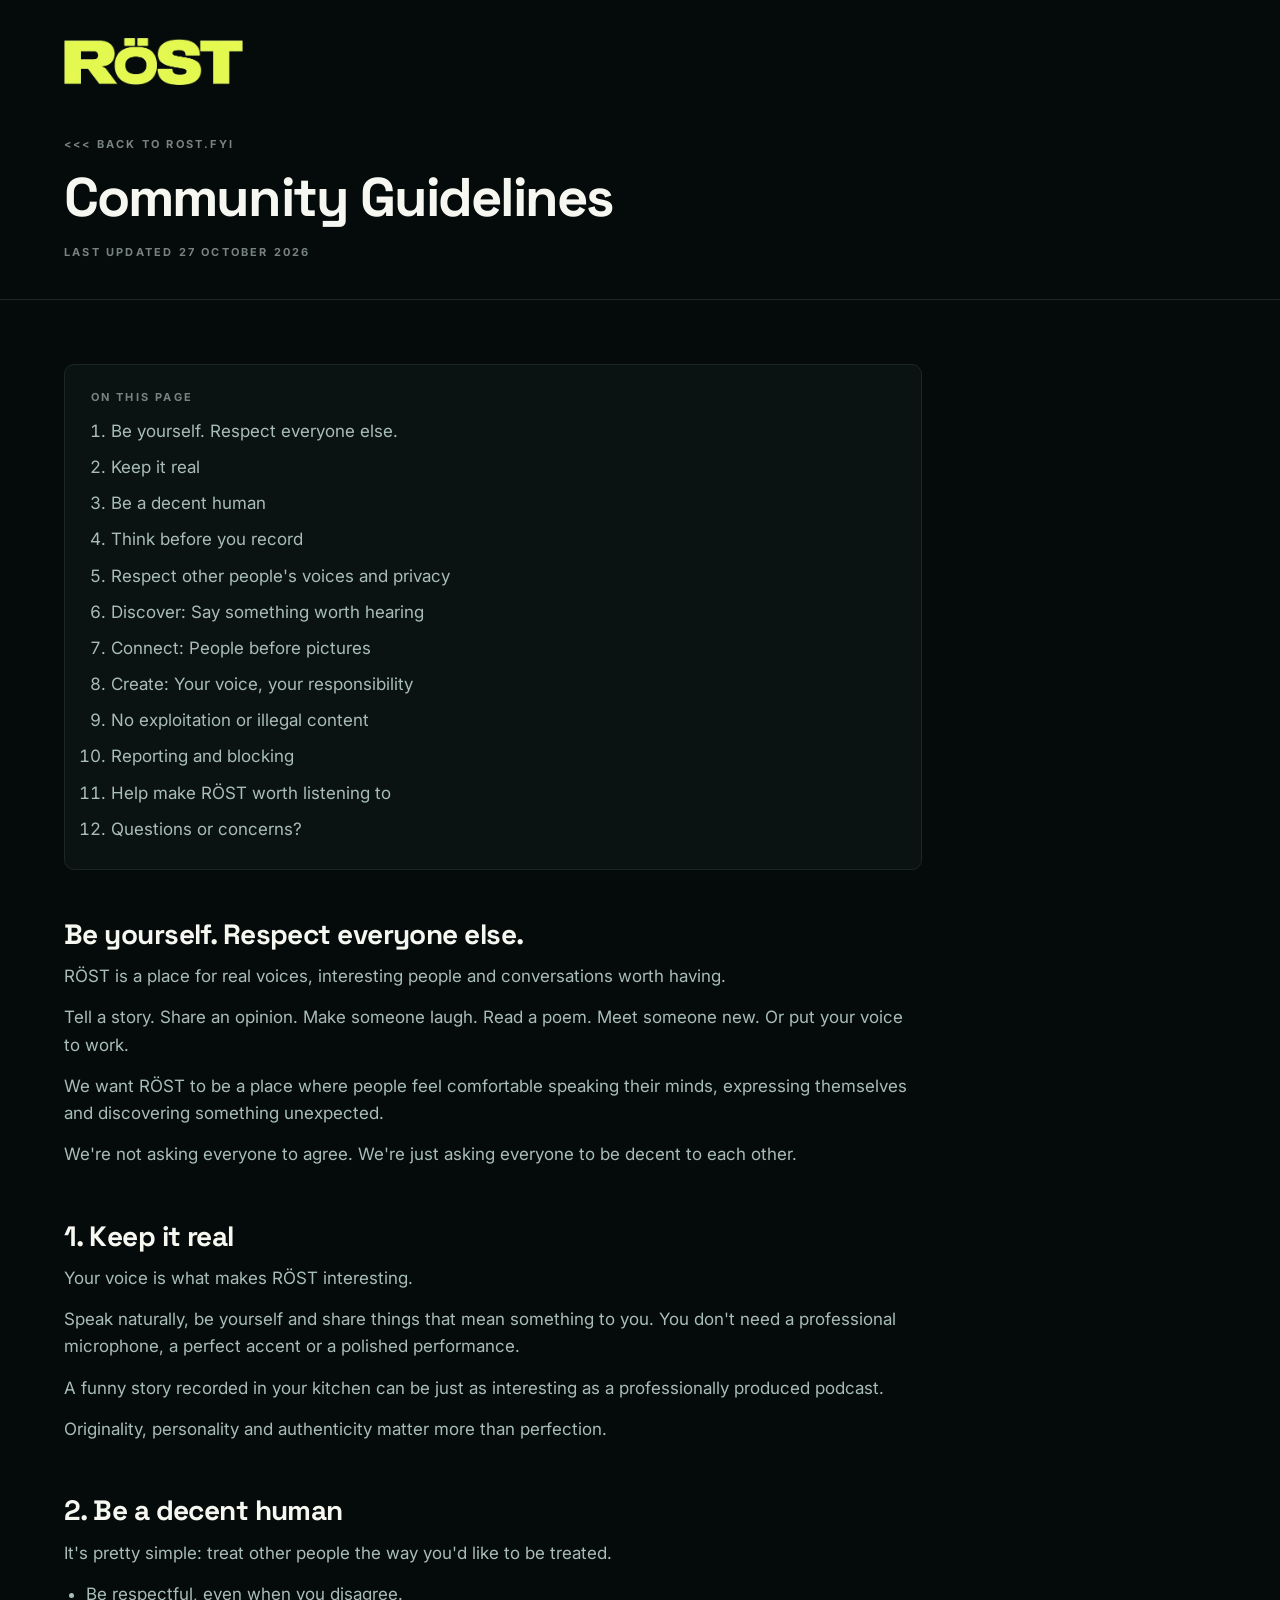
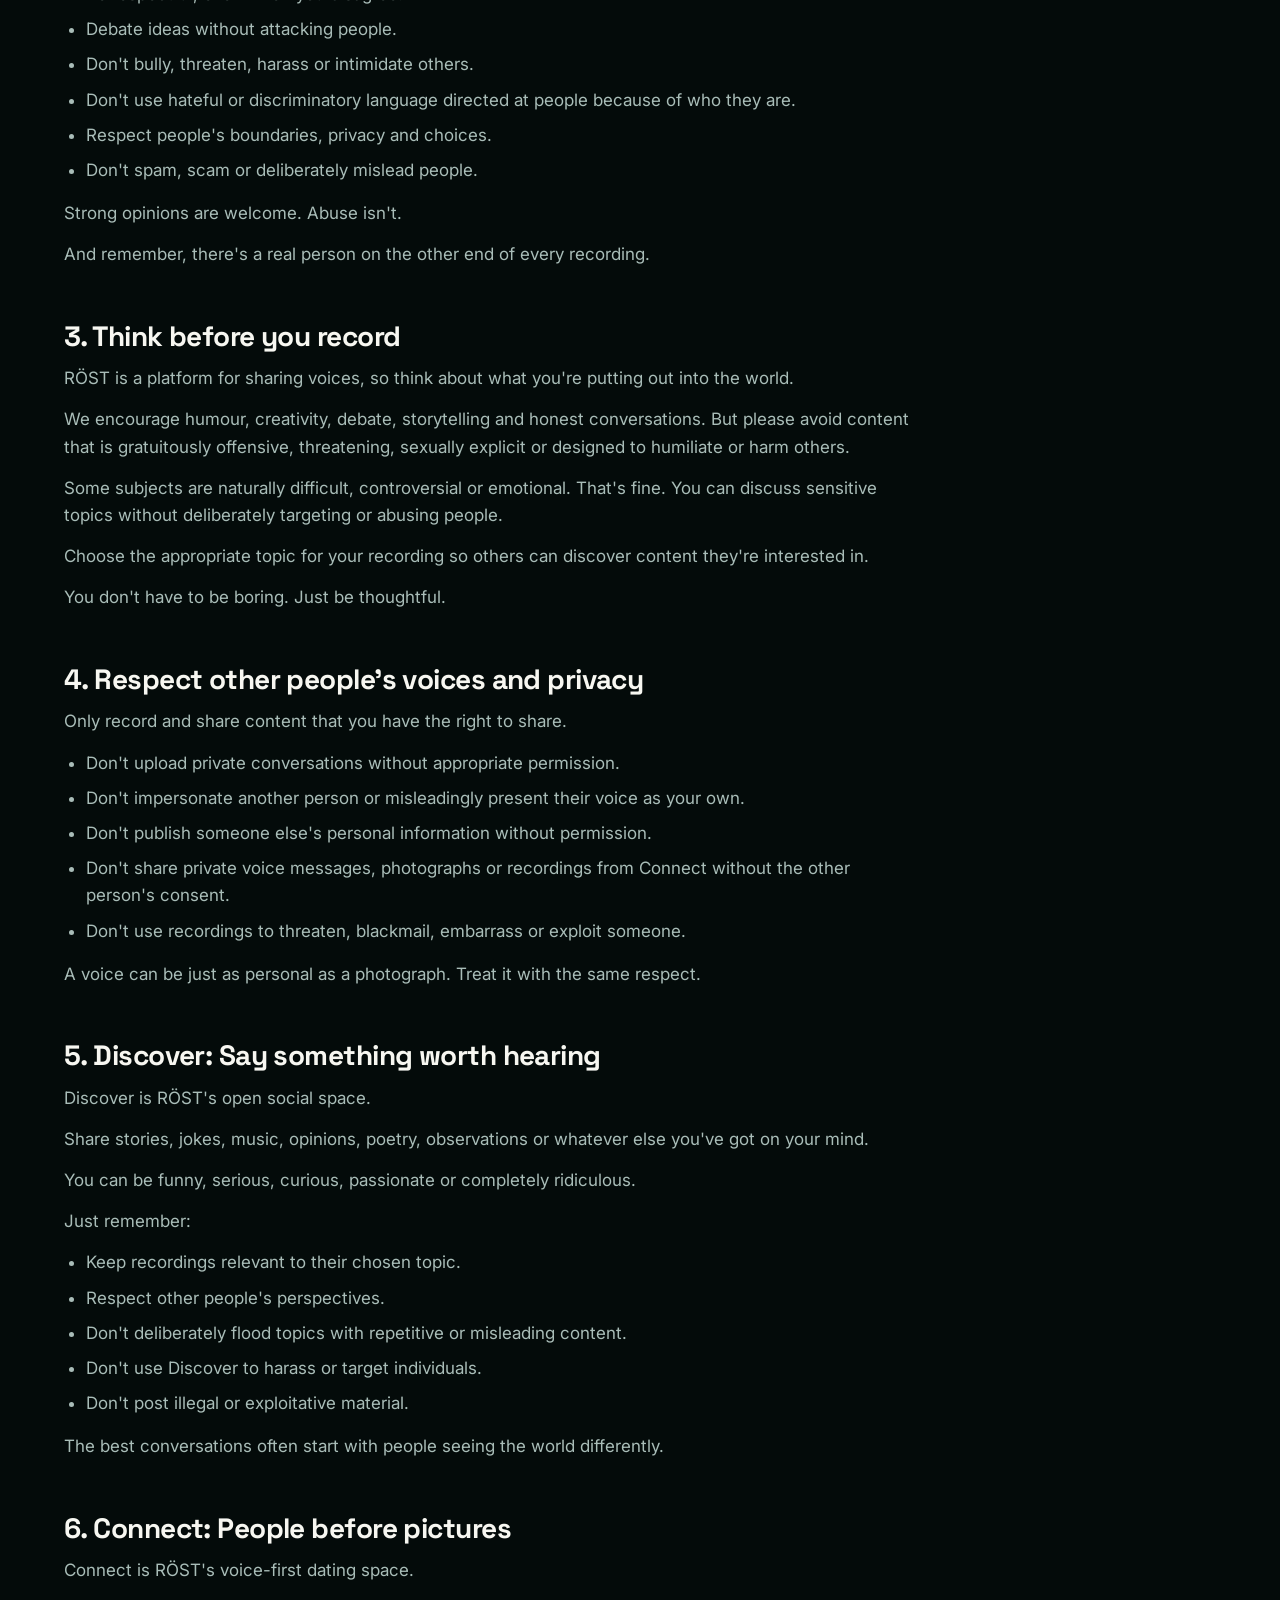
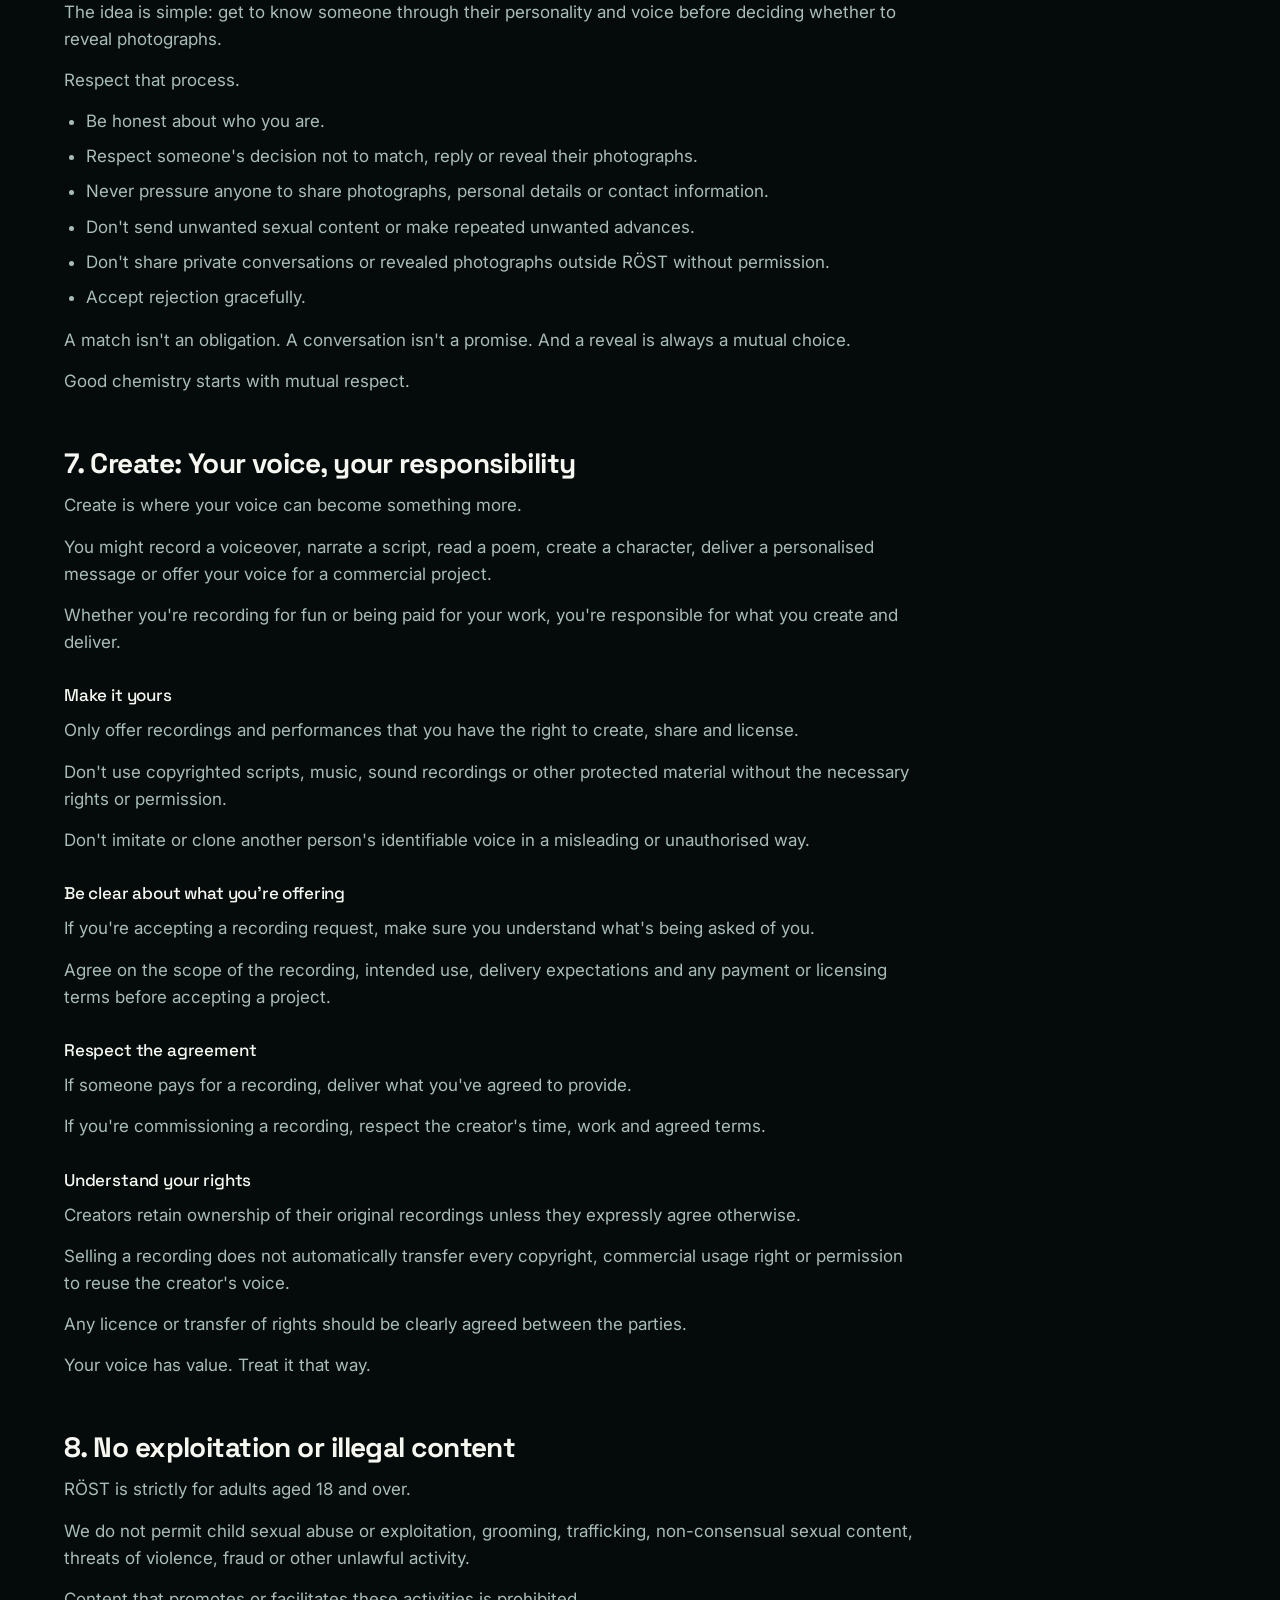
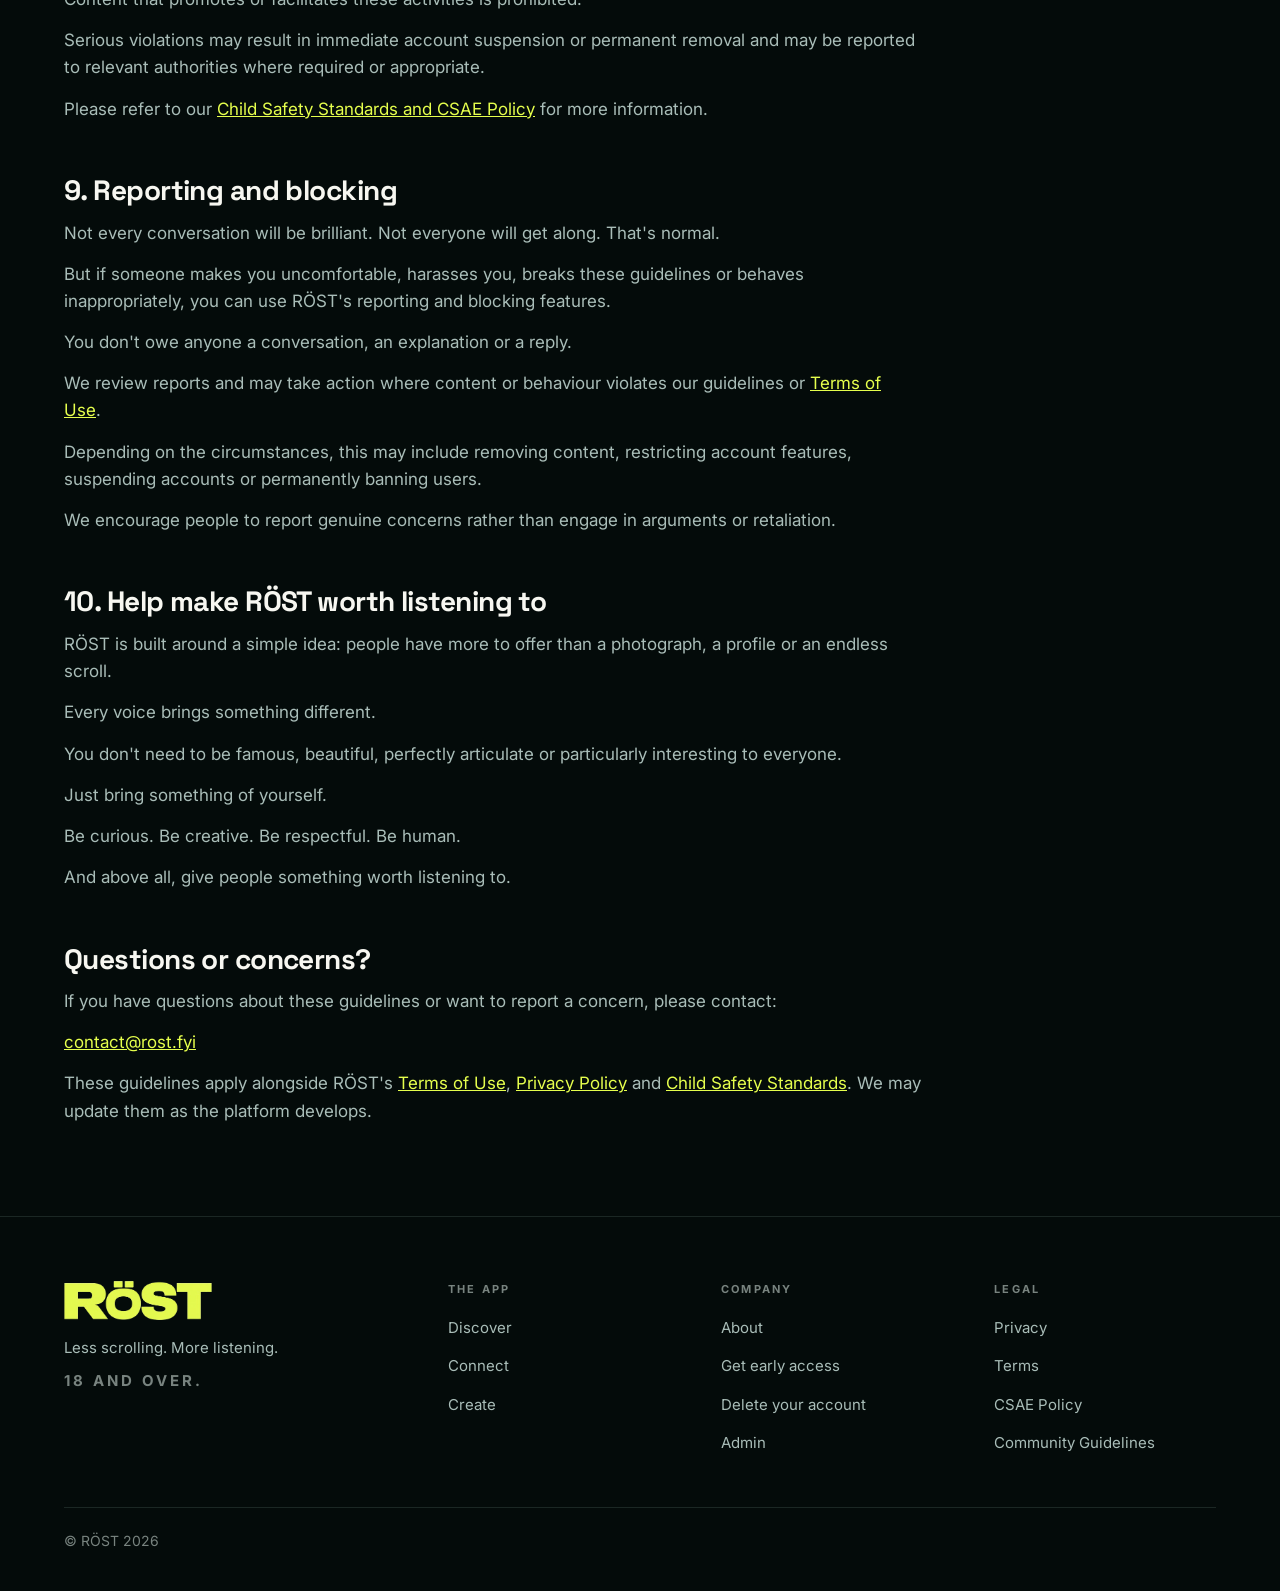
<file: community-guidelines/index.html>
<!doctype html>
<html lang="en-GB">
  <head>
    <meta charset="utf-8" />
    <meta name="viewport" content="width=device-width, initial-scale=1" />
    <title>Community Guidelines. RÖST</title>

    <meta name="description" content="How to behave on RÖST. Be yourself, respect everyone else, and give people something worth listening to." />
    <meta name="theme-color" content="#040B0A" />
    <link rel="icon" href="/assets/icon.png" />
    <link rel="apple-touch-icon" href="/assets/icon.png" />
    <link rel="canonical" href="https://rost.fyi/community-guidelines" />

    <meta property="og:type" content="website" />
    <meta property="og:title" content="Community Guidelines" />
    <meta property="og:description" content="How to behave on RÖST. Be yourself, respect everyone else." />
    <meta property="og:url" content="https://rost.fyi/community-guidelines" />
    <meta property="og:image" content="https://rost.fyi/assets/share.jpg" />
    <meta property="og:image:width" content="1200" />
    <meta property="og:image:height" content="630" />
    <meta property="og:image:alt" content="R&Ouml;ST. Less scrolling. More listening." />
    <meta name="twitter:card" content="summary_large_image" />
    <meta name="twitter:image" content="https://rost.fyi/assets/share.jpg" />

    <link rel="preconnect" href="https://fonts.googleapis.com" />
    <link rel="preconnect" href="https://fonts.gstatic.com" crossorigin />
    <link
      href="https://fonts.googleapis.com/css2?family=Inter:wght@400;500;600;700&family=Space+Grotesk:wght@500;700&display=swap"
      rel="stylesheet"
    />
    <link rel="stylesheet" href="/assets/site.css" />
  </head>

  <body>
    <header class="doc-head">
      <div class="shell">
        <a href="/"><img class="wordmark" src="/assets/wordmark.png" alt="R&Ouml;ST" width="420" height="111"></a>
        <a class="back util" href="/">&lt;&lt;&lt; Back to rost.fyi</a>
        <h1>Community Guidelines</h1>
        <div class="stamp util"><span>Last updated 27 October 2026</span></div>
      </div>
    </header>

    <main class="doc">
      <div class="shell">
        <nav class="toc">
          <h2>On this page</h2>
          <ol>
            <li><a href="#be-yourself-respect-everyone-else">Be yourself. Respect everyone else.</a></li>
            <li><a href="#keep-it-real">Keep it real</a></li>
            <li><a href="#be-a-decent-human">Be a decent human</a></li>
            <li><a href="#think-before-you-record">Think before you record</a></li>
            <li><a href="#respect-other-people-s-voices-and-privacy">Respect other people&#x27;s voices and privacy</a></li>
            <li><a href="#discover-say-something-worth-hearing">Discover: Say something worth hearing</a></li>
            <li><a href="#connect-people-before-pictures">Connect: People before pictures</a></li>
            <li><a href="#create-your-voice-your-responsibility">Create: Your voice, your responsibility</a></li>
            <li><a href="#no-exploitation-or-illegal-content">No exploitation or illegal content</a></li>
            <li><a href="#reporting-and-blocking">Reporting and blocking</a></li>
            <li><a href="#help-make-r-st-worth-listening-to">Help make RÖST worth listening to</a></li>
            <li><a href="#questions-or-concerns">Questions or concerns?</a></li>
          </ol>
        </nav>
        <h2 id="be-yourself-respect-everyone-else">Be yourself. Respect everyone else.</h2>
        <p>RÖST is a place for real voices, interesting people and conversations worth having.</p>
        <p>Tell a story. Share an opinion. Make someone laugh. Read a poem. Meet someone new. Or put your voice to work.</p>
        <p>We want RÖST to be a place where people feel comfortable speaking their minds, expressing themselves and discovering something unexpected.</p>
        <p>We&#x27;re not asking everyone to agree. We&#x27;re just asking everyone to be decent to each other.</p>
        <h2 id="keep-it-real">1. Keep it real</h2>
        <p>Your voice is what makes RÖST interesting.</p>
        <p>Speak naturally, be yourself and share things that mean something to you. You don&#x27;t need a professional microphone, a perfect accent or a polished performance.</p>
        <p>A funny story recorded in your kitchen can be just as interesting as a professionally produced podcast.</p>
        <p>Originality, personality and authenticity matter more than perfection.</p>
        <h2 id="be-a-decent-human">2. Be a decent human</h2>
        <p>It&#x27;s pretty simple: treat other people the way you&#x27;d like to be treated.</p>
        <ul>
            <li>Be respectful, even when you disagree.</li>
            <li>Debate ideas without attacking people.</li>
            <li>Don&#x27;t bully, threaten, harass or intimidate others.</li>
            <li>Don&#x27;t use hateful or discriminatory language directed at people because of who they are.</li>
            <li>Respect people&#x27;s boundaries, privacy and choices.</li>
            <li>Don&#x27;t spam, scam or deliberately mislead people.</li>
        </ul>
        <p>Strong opinions are welcome. Abuse isn&#x27;t.</p>
        <p>And remember, there&#x27;s a real person on the other end of every recording.</p>
        <h2 id="think-before-you-record">3. Think before you record</h2>
        <p>RÖST is a platform for sharing voices, so think about what you&#x27;re putting out into the world.</p>
        <p>We encourage humour, creativity, debate, storytelling and honest conversations. But please avoid content that is gratuitously offensive, threatening, sexually explicit or designed to humiliate or harm others.</p>
        <p>Some subjects are naturally difficult, controversial or emotional. That&#x27;s fine. You can discuss sensitive topics without deliberately targeting or abusing people.</p>
        <p>Choose the appropriate topic for your recording so others can discover content they&#x27;re interested in.</p>
        <p>You don&#x27;t have to be boring. Just be thoughtful.</p>
        <h2 id="respect-other-people-s-voices-and-privacy">4. Respect other people&#x27;s voices and privacy</h2>
        <p>Only record and share content that you have the right to share.</p>
        <ul>
            <li>Don&#x27;t upload private conversations without appropriate permission.</li>
            <li>Don&#x27;t impersonate another person or misleadingly present their voice as your own.</li>
            <li>Don&#x27;t publish someone else&#x27;s personal information without permission.</li>
            <li>Don&#x27;t share private voice messages, photographs or recordings from Connect without the other person&#x27;s consent.</li>
            <li>Don&#x27;t use recordings to threaten, blackmail, embarrass or exploit someone.</li>
        </ul>
        <p>A voice can be just as personal as a photograph. Treat it with the same respect.</p>
        <h2 id="discover-say-something-worth-hearing">5. Discover: Say something worth hearing</h2>
        <p>Discover is RÖST&#x27;s open social space.</p>
        <p>Share stories, jokes, music, opinions, poetry, observations or whatever else you&#x27;ve got on your mind.</p>
        <p>You can be funny, serious, curious, passionate or completely ridiculous.</p>
        <p>Just remember:</p>
        <ul>
            <li>Keep recordings relevant to their chosen topic.</li>
            <li>Respect other people&#x27;s perspectives.</li>
            <li>Don&#x27;t deliberately flood topics with repetitive or misleading content.</li>
            <li>Don&#x27;t use Discover to harass or target individuals.</li>
            <li>Don&#x27;t post illegal or exploitative material.</li>
        </ul>
        <p>The best conversations often start with people seeing the world differently.</p>
        <h2 id="connect-people-before-pictures">6. Connect: People before pictures</h2>
        <p>Connect is RÖST&#x27;s voice-first dating space.</p>
        <p>The idea is simple: get to know someone through their personality and voice before deciding whether to reveal photographs.</p>
        <p>Respect that process.</p>
        <ul>
            <li>Be honest about who you are.</li>
            <li>Respect someone&#x27;s decision not to match, reply or reveal their photographs.</li>
            <li>Never pressure anyone to share photographs, personal details or contact information.</li>
            <li>Don&#x27;t send unwanted sexual content or make repeated unwanted advances.</li>
            <li>Don&#x27;t share private conversations or revealed photographs outside RÖST without permission.</li>
            <li>Accept rejection gracefully.</li>
        </ul>
        <p>A match isn&#x27;t an obligation. A conversation isn&#x27;t a promise. And a reveal is always a mutual choice.</p>
        <p>Good chemistry starts with mutual respect.</p>
        <h2 id="create-your-voice-your-responsibility">7. Create: Your voice, your responsibility</h2>
        <p>Create is where your voice can become something more.</p>
        <p>You might record a voiceover, narrate a script, read a poem, create a character, deliver a personalised message or offer your voice for a commercial project.</p>
        <p>Whether you&#x27;re recording for fun or being paid for your work, you&#x27;re responsible for what you create and deliver.</p>
        <h3>Make it yours</h3>
        <p>Only offer recordings and performances that you have the right to create, share and license.</p>
        <p>Don&#x27;t use copyrighted scripts, music, sound recordings or other protected material without the necessary rights or permission.</p>
        <p>Don&#x27;t imitate or clone another person&#x27;s identifiable voice in a misleading or unauthorised way.</p>
        <h3>Be clear about what you&#x27;re offering</h3>
        <p>If you&#x27;re accepting a recording request, make sure you understand what&#x27;s being asked of you.</p>
        <p>Agree on the scope of the recording, intended use, delivery expectations and any payment or licensing terms before accepting a project.</p>
        <h3>Respect the agreement</h3>
        <p>If someone pays for a recording, deliver what you&#x27;ve agreed to provide.</p>
        <p>If you&#x27;re commissioning a recording, respect the creator&#x27;s time, work and agreed terms.</p>
        <h3>Understand your rights</h3>
        <p>Creators retain ownership of their original recordings unless they expressly agree otherwise.</p>
        <p>Selling a recording does not automatically transfer every copyright, commercial usage right or permission to reuse the creator&#x27;s voice.</p>
        <p>Any licence or transfer of rights should be clearly agreed between the parties.</p>
        <p>Your voice has value. Treat it that way.</p>
        <h2 id="no-exploitation-or-illegal-content">8. No exploitation or illegal content</h2>
        <p>RÖST is strictly for adults aged 18 and over.</p>
        <p>We do not permit child sexual abuse or exploitation, grooming, trafficking, non-consensual sexual content, threats of violence, fraud or other unlawful activity.</p>
        <p>Content that promotes or facilitates these activities is prohibited.</p>
        <p>Serious violations may result in immediate account suspension or permanent removal and may be reported to relevant authorities where required or appropriate.</p>
        <p>Please refer to our <a href="/child-safety">Child Safety Standards and CSAE Policy</a> for more information.</p>
        <h2 id="reporting-and-blocking">9. Reporting and blocking</h2>
        <p>Not every conversation will be brilliant. Not everyone will get along. That&#x27;s normal.</p>
        <p>But if someone makes you uncomfortable, harasses you, breaks these guidelines or behaves inappropriately, you can use RÖST&#x27;s reporting and blocking features.</p>
        <p>You don&#x27;t owe anyone a conversation, an explanation or a reply.</p>
        <p>We review reports and may take action where content or behaviour violates our guidelines or <a href="/terms">Terms of Use</a>.</p>
        <p>Depending on the circumstances, this may include removing content, restricting account features, suspending accounts or permanently banning users.</p>
        <p>We encourage people to report genuine concerns rather than engage in arguments or retaliation.</p>
        <h2 id="help-make-r-st-worth-listening-to">10. Help make RÖST worth listening to</h2>
        <p>RÖST is built around a simple idea: people have more to offer than a photograph, a profile or an endless scroll.</p>
        <p>Every voice brings something different.</p>
        <p>You don&#x27;t need to be famous, beautiful, perfectly articulate or particularly interesting to everyone.</p>
        <p>Just bring something of yourself.</p>
        <p>Be curious. Be creative. Be respectful. Be human.</p>
        <p>And above all, give people something worth listening to.</p>
        <h2 id="questions-or-concerns">Questions or concerns?</h2>
        <p>If you have questions about these guidelines or want to report a concern, please contact:</p>
        <p><a href="mailto:contact@rost.fyi">contact@rost.fyi</a></p>
        <p>These guidelines apply alongside RÖST&#x27;s <a href="/terms">Terms of Use</a>, <a href="/privacy">Privacy Policy</a> and <a href="/child-safety">Child Safety Standards</a>. We may update them as the platform develops.</p>
      </div>
    </main>

    <footer>
      <div class="shell">
        <div class="foot-grid">
          <div class="foot-brand">
            <img class="wordmark" src="/assets/wordmark.png" alt="RÖST" width="420" height="111">
            <p>Less scrolling. More listening.</p>
            <p class="where util">18 and over.</p>
          </div>

          <div class="foot-col">
            <h2>The app</h2>
            <ul>
              <li><a href="/discover">Discover</a></li>
              <li><a href="/connect">Connect</a></li>
              <li><a href="/create">Create</a></li>
            </ul>
          </div>

          <div class="foot-col">
            <h2>Company</h2>
            <ul>
              <li><a href="/about">About</a></li>
              <li><a href="/#early">Get early access</a></li>
              <li><a href="/delete">Delete your account</a></li>
              <li><a href="/admin">Admin</a></li>
            </ul>
          </div>

          <div class="foot-col">
            <h2>Legal</h2>
            <ul>
              <li><a href="/privacy">Privacy</a></li>
              <li><a href="/terms">Terms</a></li>
              <li><a href="/child-safety">CSAE Policy</a></li>
              <li><a href="/community-guidelines">Community Guidelines</a></li>
            </ul>
          </div>
        </div>

        <div class="foot-base">
          <span>&copy; R&Ouml;ST 2026</span>
        </div>
      </div>
    </footer>
  </body>
</html>
</file>
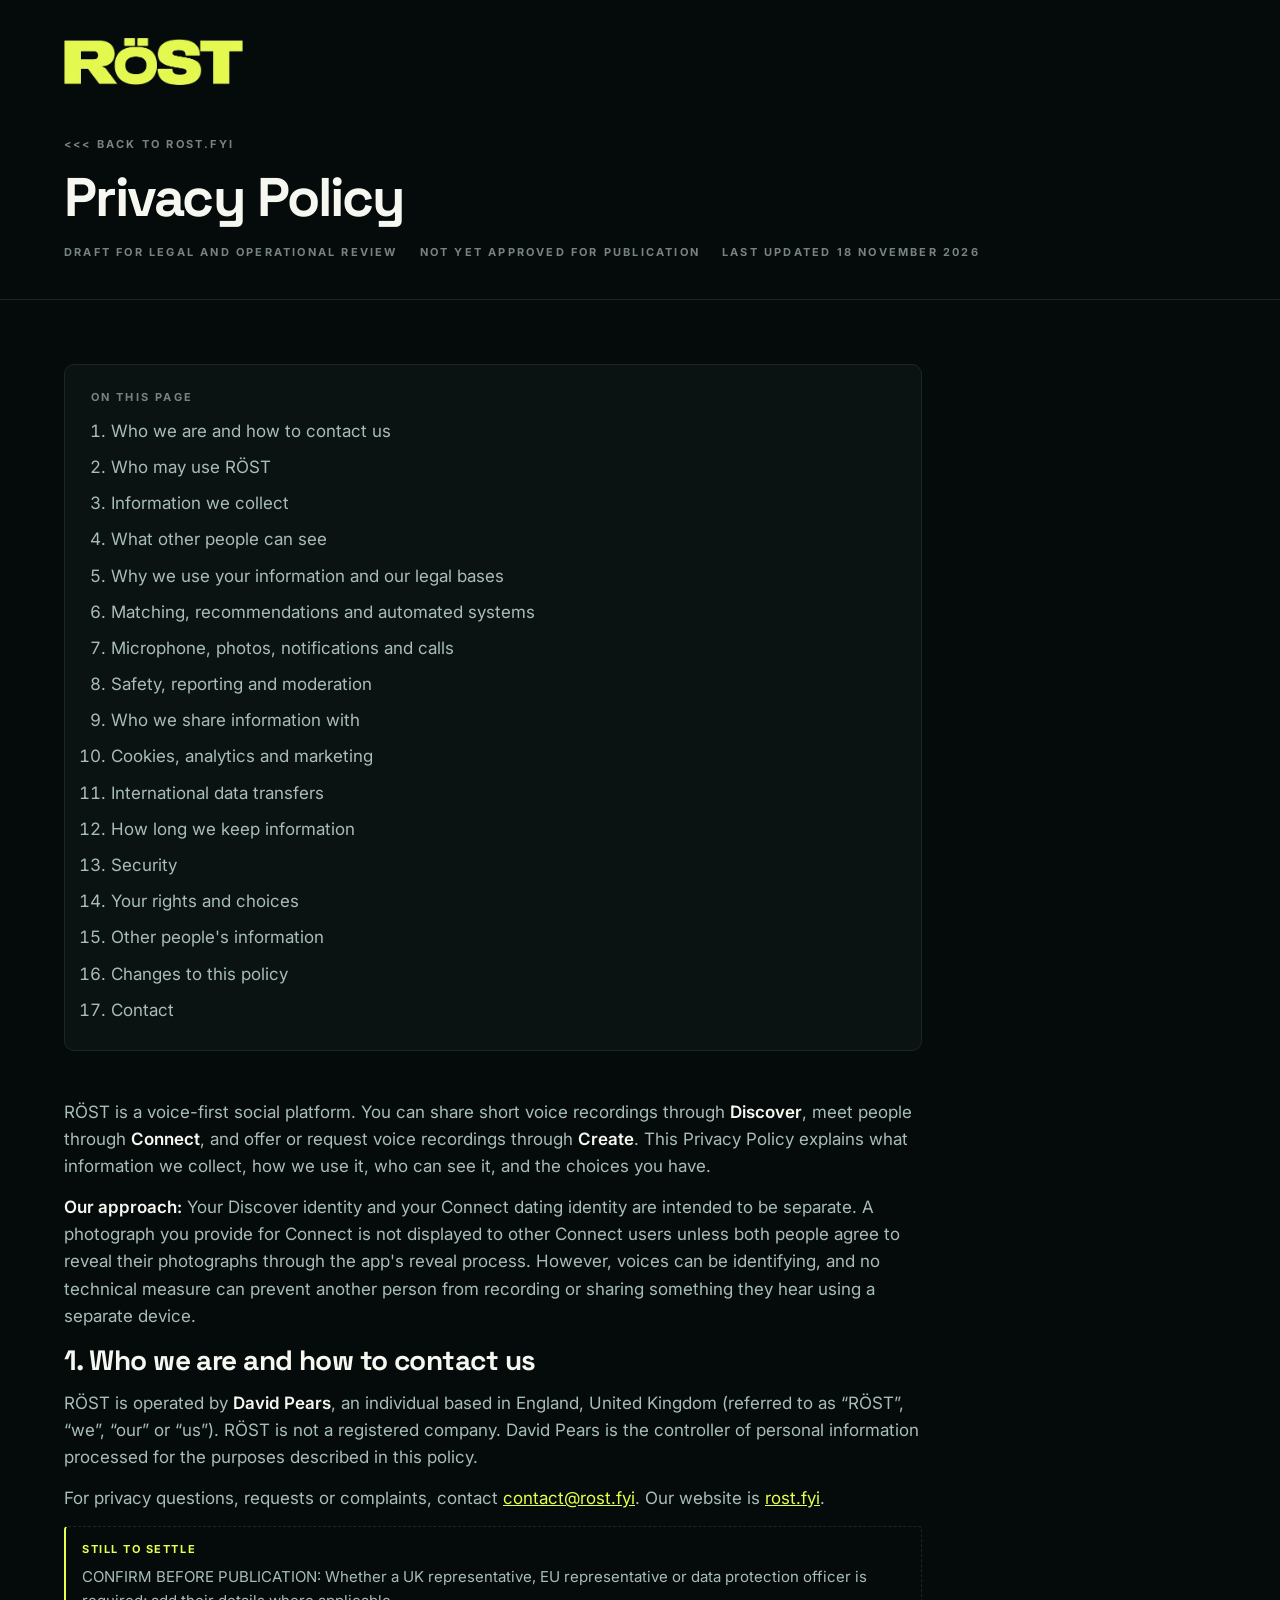
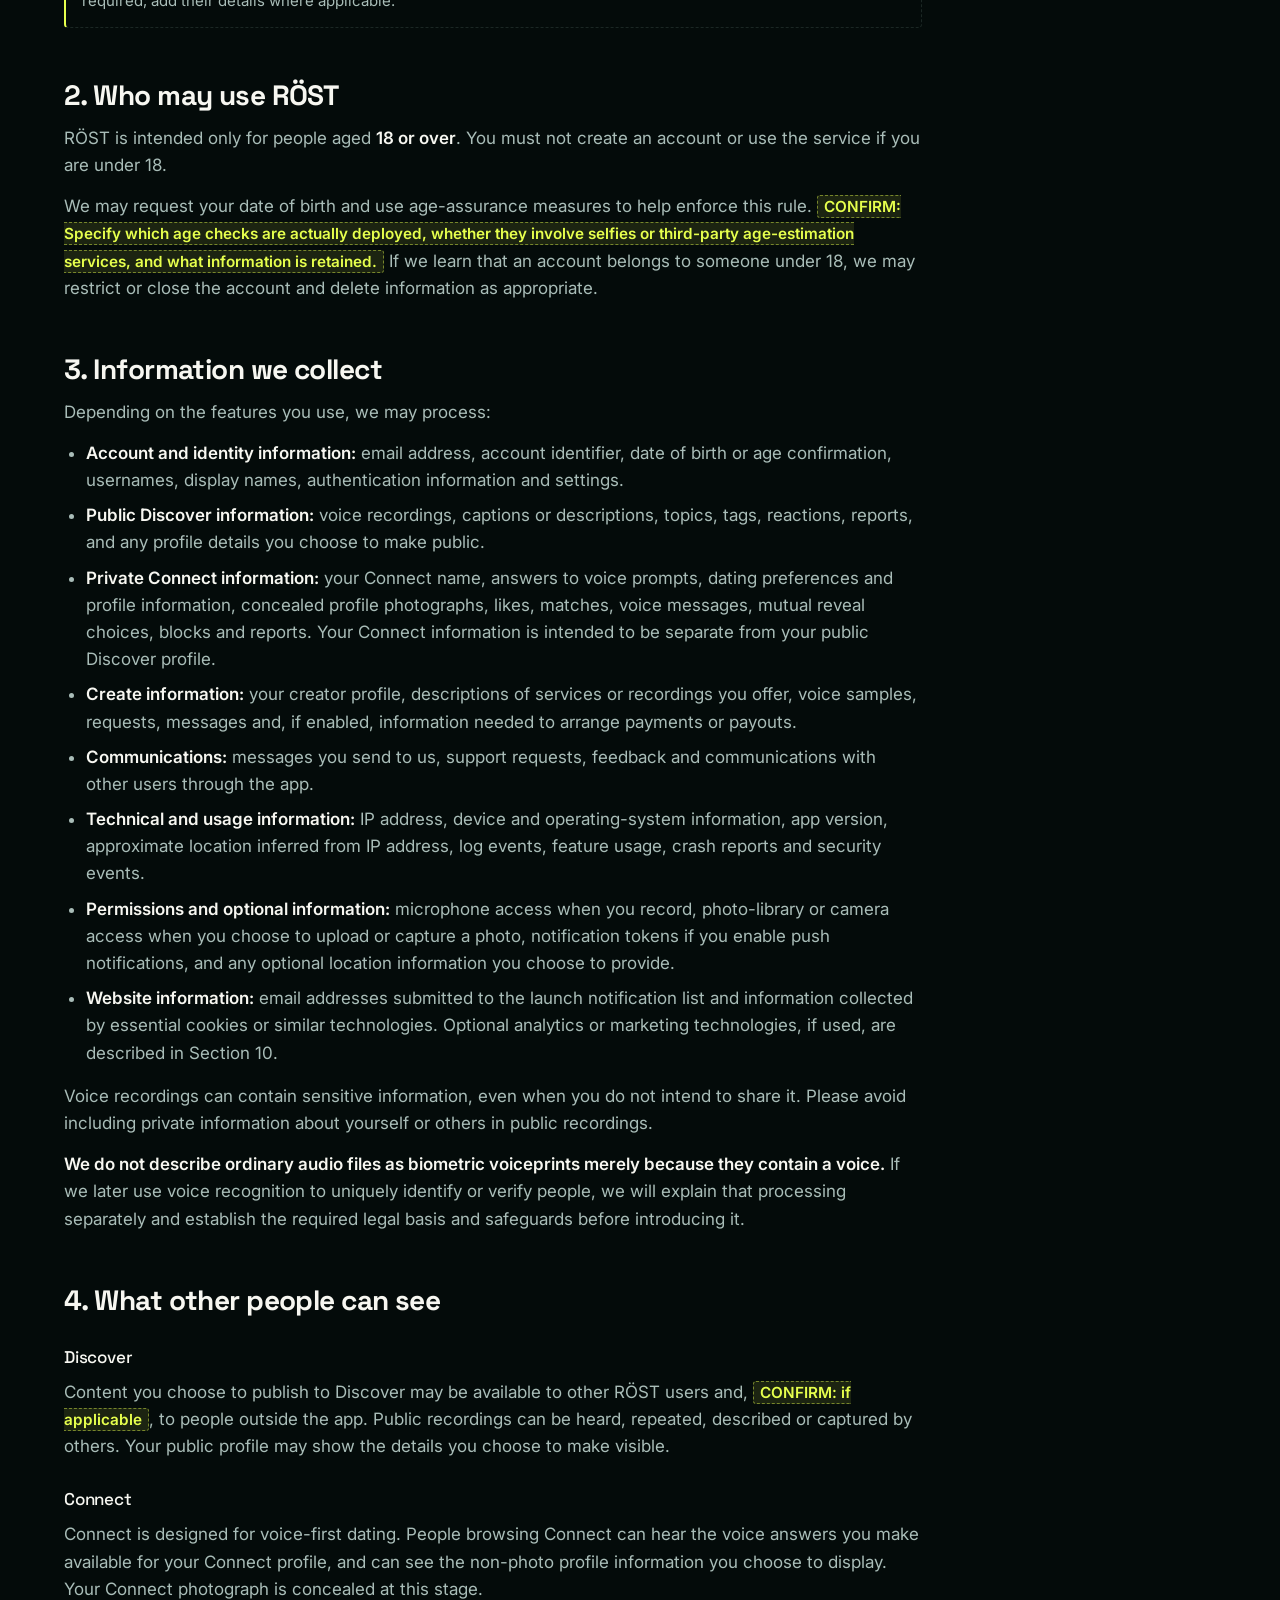
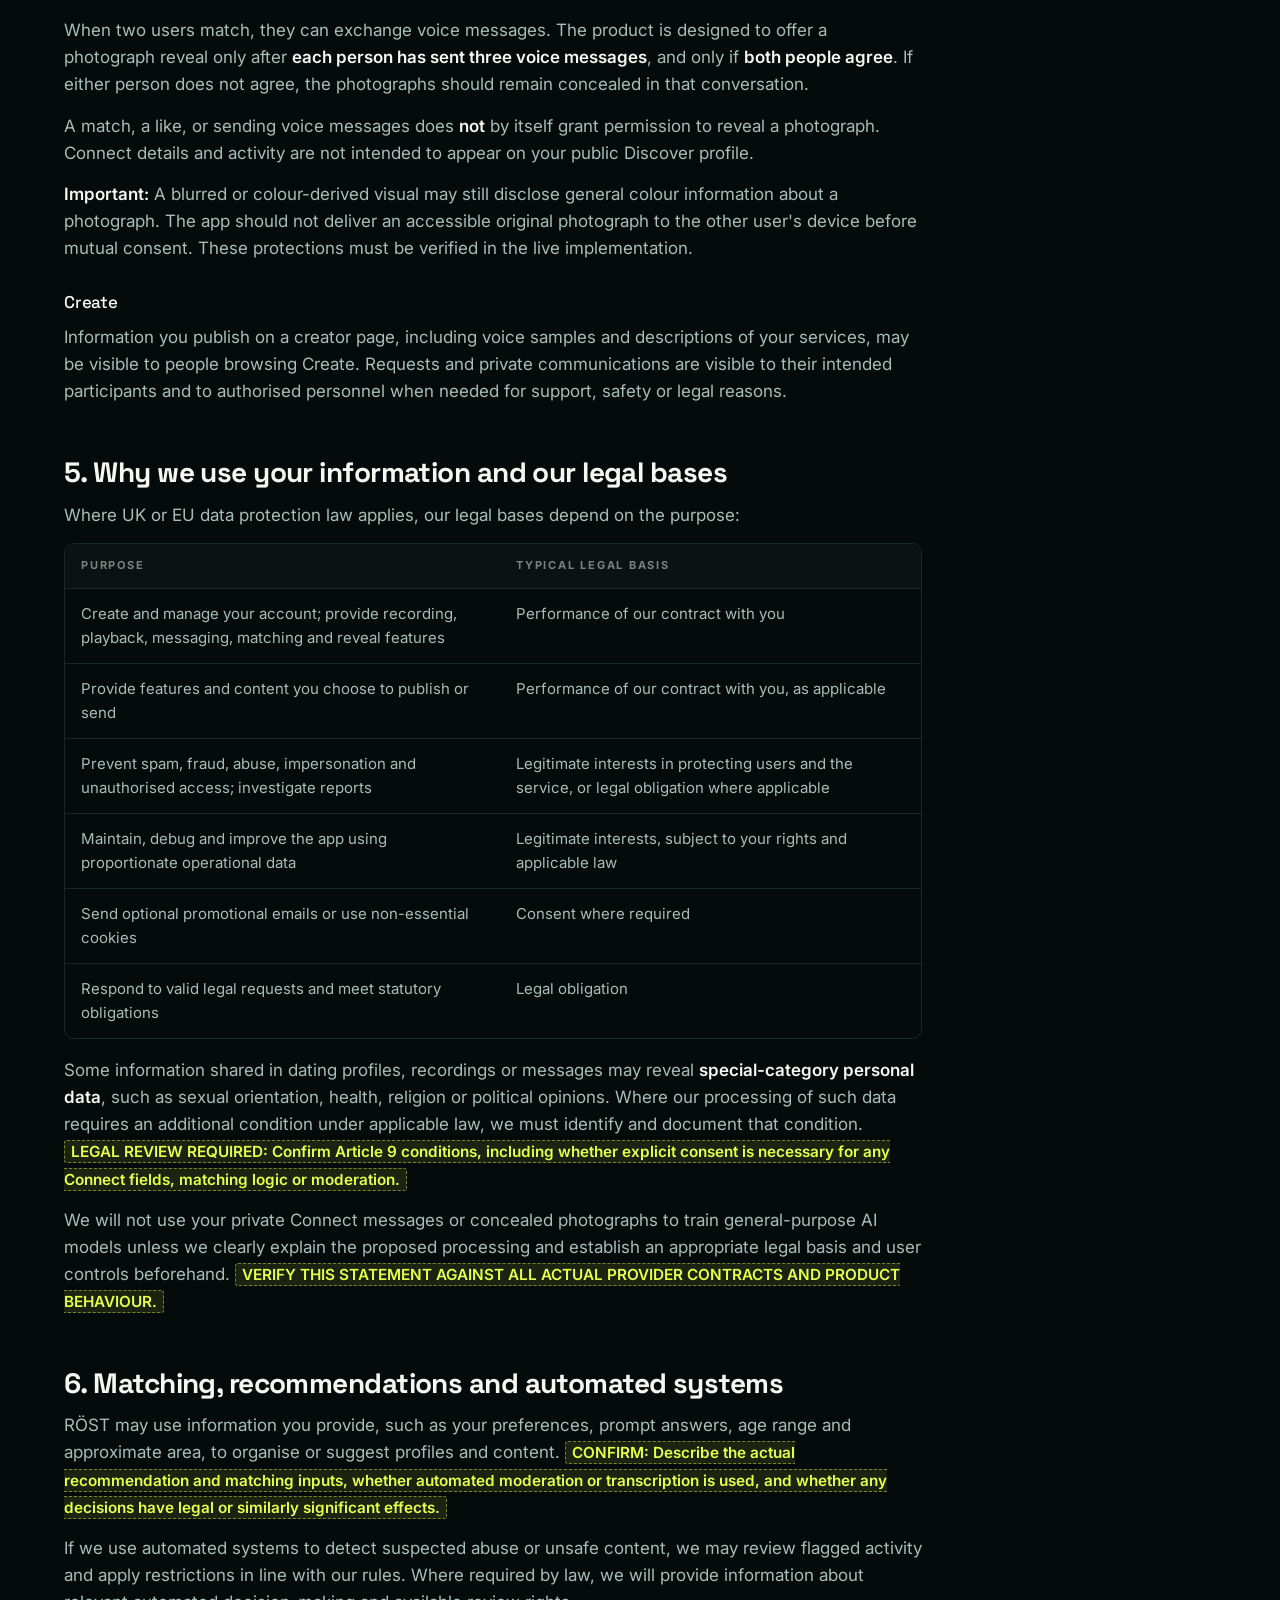
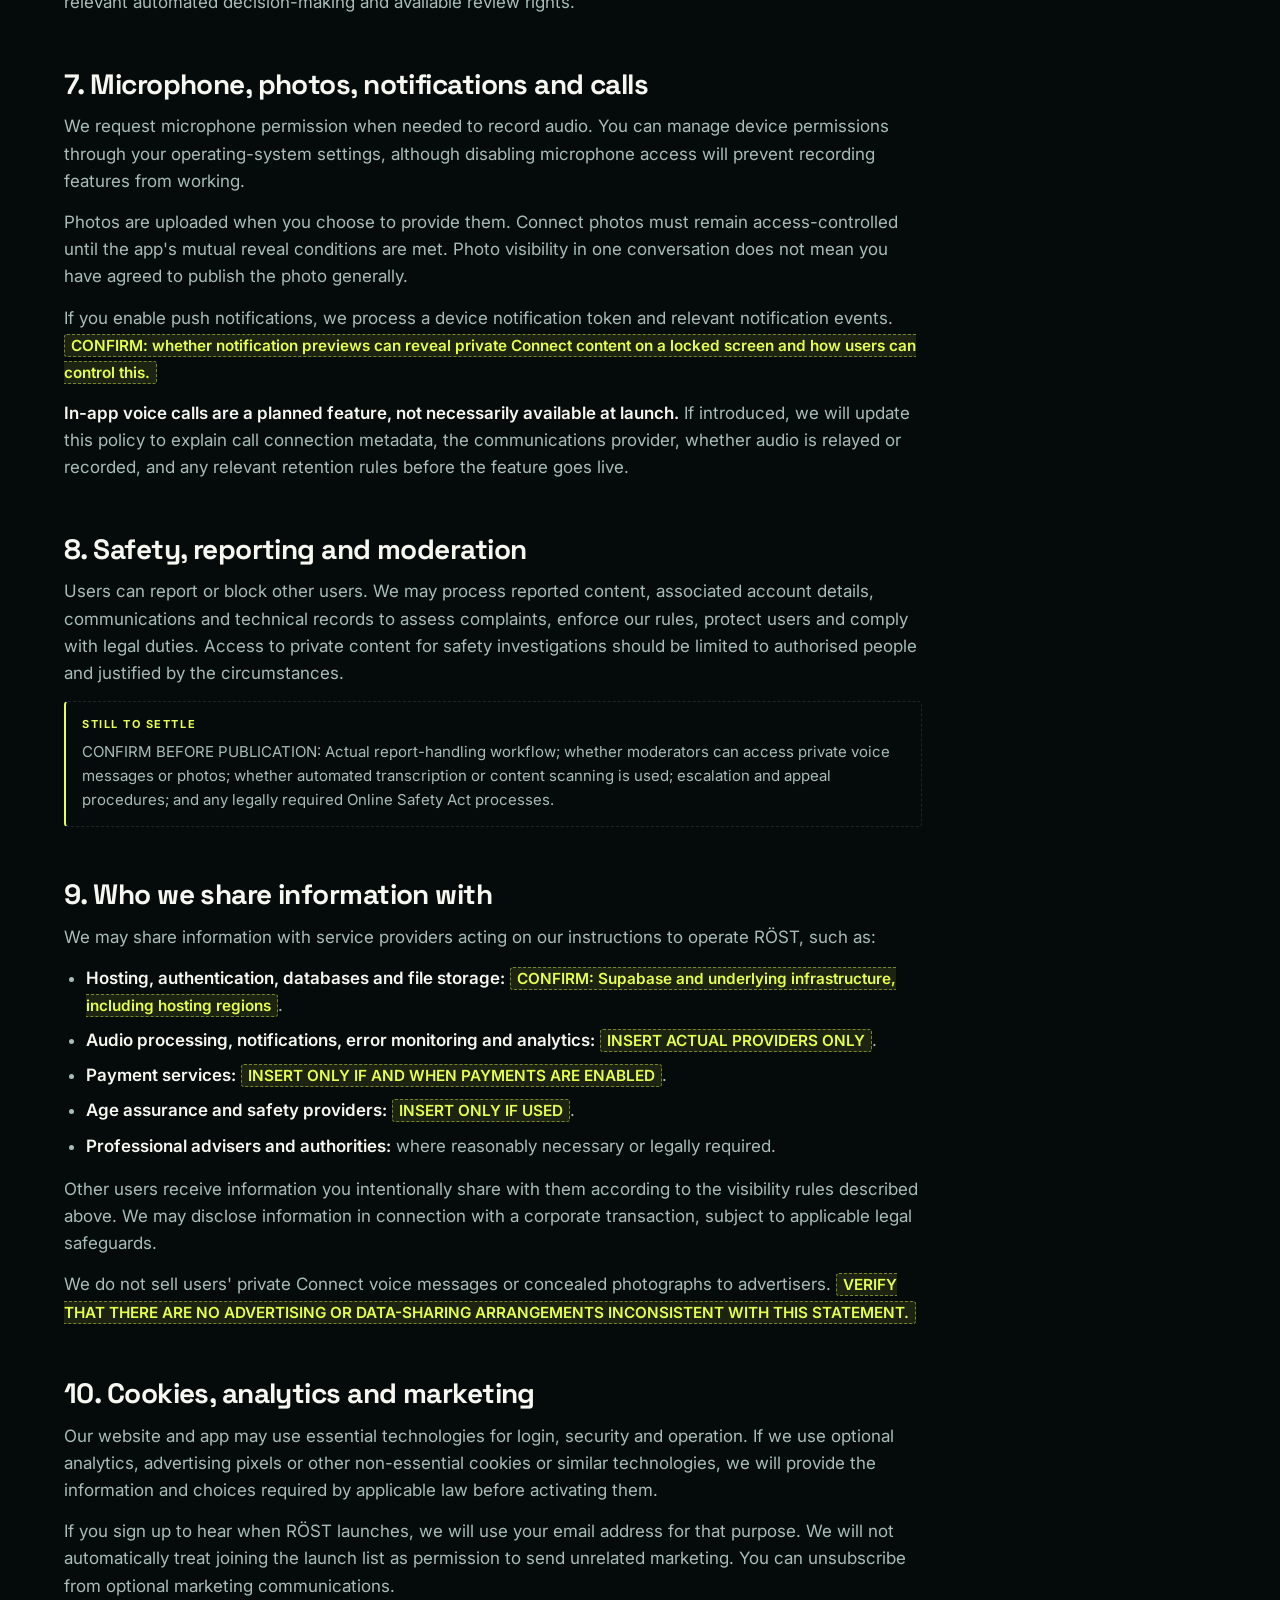
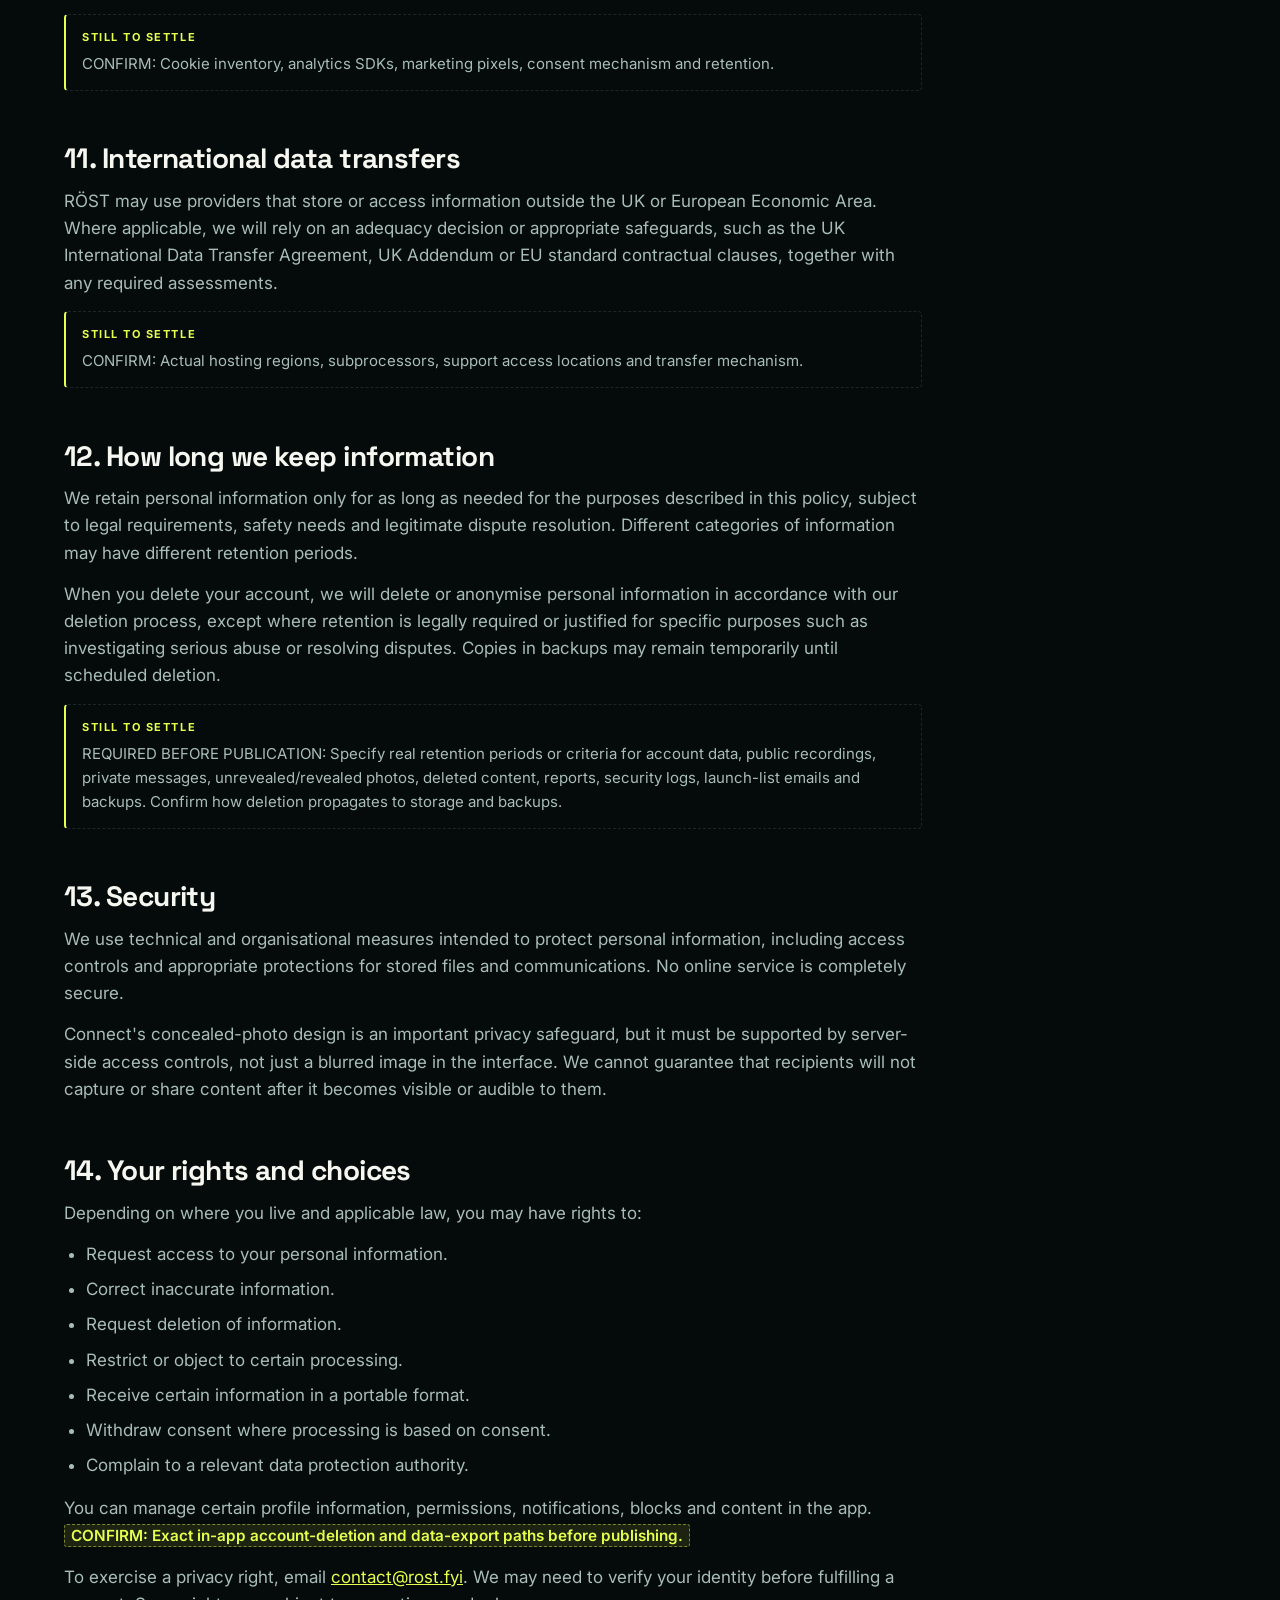
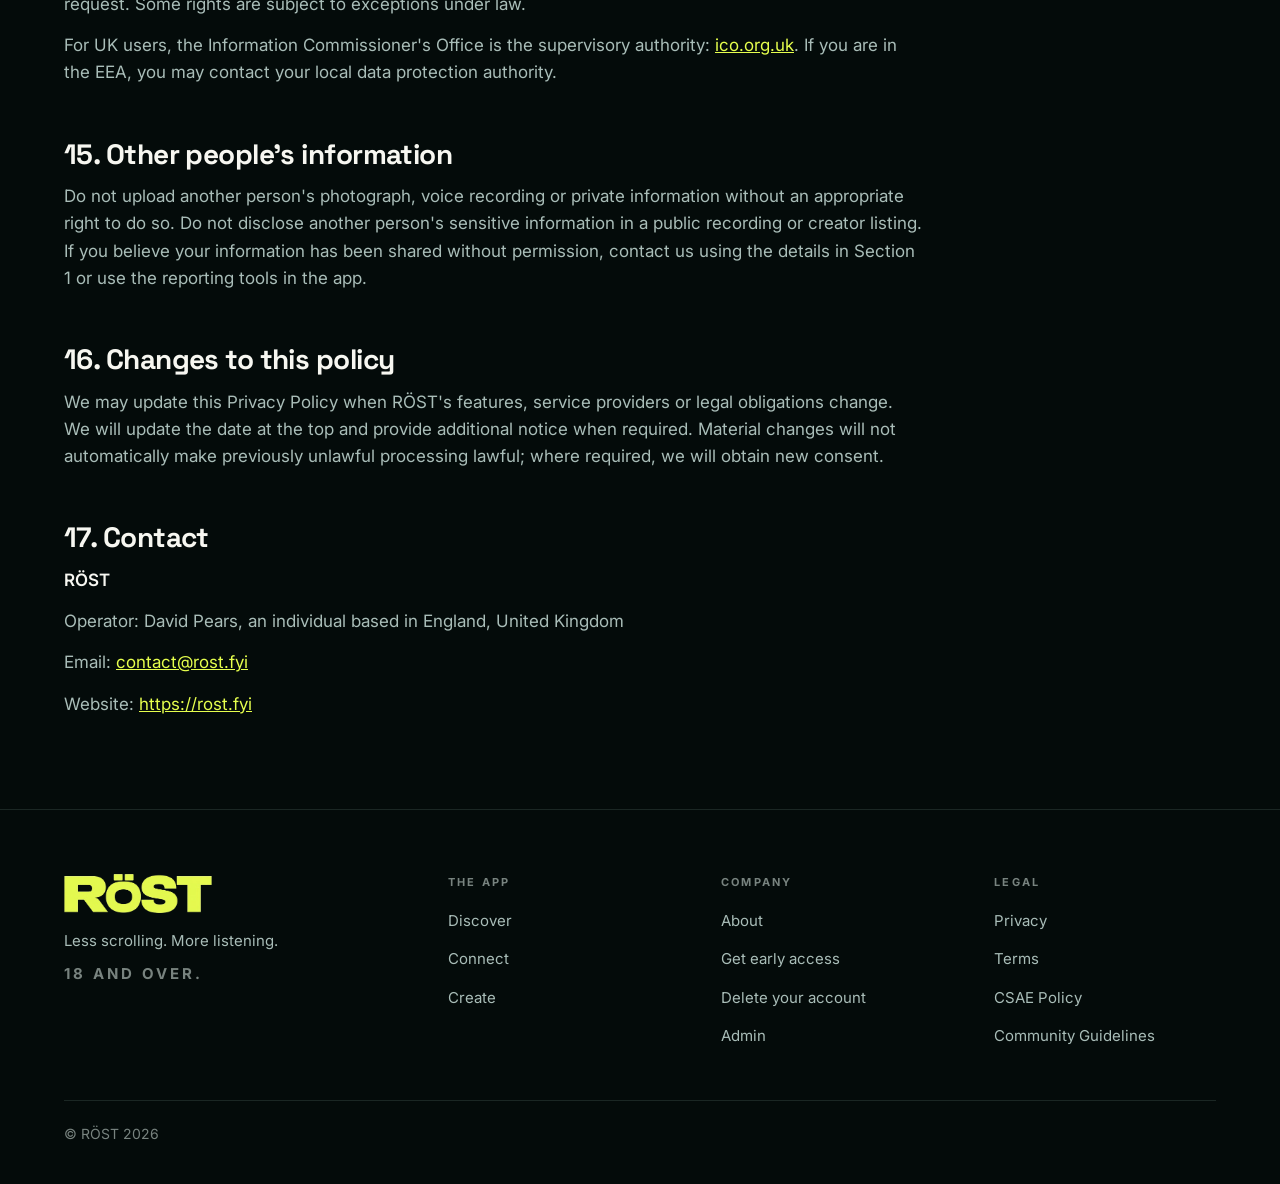
<file: privacy/index.html>
<!doctype html>
<html lang="en-GB">
  <head>
    <meta charset="utf-8" />
    <meta name="viewport" content="width=device-width, initial-scale=1" />
    <title>Privacy Policy. RÖST</title>

    <meta name="description" content="How RÖST collects, uses and protects personal information, including voice recordings." />
    <meta name="robots" content="noindex" />
    <meta name="theme-color" content="#040B0A" />
    <link rel="icon" href="/assets/icon.png" />
    <link rel="apple-touch-icon" href="/assets/icon.png" />
    <link rel="canonical" href="https://rost.fyi/privacy" />

    <meta property="og:type" content="website" />
    <meta property="og:title" content="Privacy Policy" />
    <meta property="og:description" content="How RÖST collects, uses and protects personal information, including voice recordings." />
    <meta property="og:url" content="https://rost.fyi/privacy" />
    <meta property="og:image" content="https://rost.fyi/assets/share.jpg" />
    <meta property="og:image:width" content="1200" />
    <meta property="og:image:height" content="630" />
    <meta property="og:image:alt" content="R&Ouml;ST. Less scrolling. More listening." />
    <meta name="twitter:card" content="summary_large_image" />
    <meta name="twitter:image" content="https://rost.fyi/assets/share.jpg" />

    <link rel="preconnect" href="https://fonts.googleapis.com" />
    <link rel="preconnect" href="https://fonts.gstatic.com" crossorigin />
    <link
      href="https://fonts.googleapis.com/css2?family=Inter:wght@400;500;600;700&family=Space+Grotesk:wght@500;700&display=swap"
      rel="stylesheet"
    />
    <link rel="stylesheet" href="/assets/site.css" />
  </head>

  <body>
    <header class="doc-head">
      <div class="shell">
        <a href="/"><img class="wordmark" src="/assets/wordmark.png" alt="R&Ouml;ST" width="420" height="111"></a>
        <a class="back util" href="/">&lt;&lt;&lt; Back to rost.fyi</a>
        <h1>Privacy Policy</h1>
        <div class="stamp util"><span>Draft for legal and operational review</span><span>Not yet approved for publication</span><span>Last updated 18 November 2026</span></div>
      </div>
    </header>

    <main class="doc">
      <div class="shell">
        <nav class="toc">
          <h2>On this page</h2>
          <ol>
            <li><a href="#who-we-are-and-how-to-contact-us">Who we are and how to contact us</a></li>
            <li><a href="#who-may-use-r-st">Who may use RÖST</a></li>
            <li><a href="#information-we-collect">Information we collect</a></li>
            <li><a href="#what-other-people-can-see">What other people can see</a></li>
            <li><a href="#why-we-use-your-information-and-our-legal-bases">Why we use your information and our legal bases</a></li>
            <li><a href="#matching-recommendations-and-automated-systems">Matching, recommendations and automated systems</a></li>
            <li><a href="#microphone-photos-notifications-and-calls">Microphone, photos, notifications and calls</a></li>
            <li><a href="#safety-reporting-and-moderation">Safety, reporting and moderation</a></li>
            <li><a href="#who-we-share-information-with">Who we share information with</a></li>
            <li><a href="#cookies-analytics-and-marketing">Cookies, analytics and marketing</a></li>
            <li><a href="#international-data-transfers">International data transfers</a></li>
            <li><a href="#how-long-we-keep-information">How long we keep information</a></li>
            <li><a href="#security">Security</a></li>
            <li><a href="#your-rights-and-choices">Your rights and choices</a></li>
            <li><a href="#other-people-s-information">Other people&#x27;s information</a></li>
            <li><a href="#changes-to-this-policy">Changes to this policy</a></li>
            <li><a href="#contact">Contact</a></li>
          </ol>
        </nav>
        <p>RÖST is a voice-first social platform. You can share short voice recordings through <strong>Discover</strong>, meet people through <strong>Connect</strong>, and offer or request voice recordings through <strong>Create</strong>. This Privacy Policy explains what information we collect, how we use it, who can see it, and the choices you have.</p>
        <p><strong>Our approach:</strong> Your Discover identity and your Connect dating identity are intended to be separate. A photograph you provide for Connect is not displayed to other Connect users unless both people agree to reveal their photographs through the app&#x27;s reveal process. However, voices can be identifying, and no technical measure can prevent another person from recording or sharing something they hear using a separate device.</p>
        <h2 id="who-we-are-and-how-to-contact-us">1. Who we are and how to contact us</h2>
        <p>RÖST is operated by <strong>David Pears</strong>, an individual based in England, United Kingdom (referred to as “RÖST”, “we”, “our” or “us”). RÖST is not a registered company. David Pears is the controller of personal information processed for the purposes described in this policy.</p>
        <p>For privacy questions, requests or complaints, contact <a href="mailto:contact@rost.fyi">contact@rost.fyi</a>. Our website is <a href="https://rost.fyi">rost.fyi</a>.</p>
        <p class="todo"><b>Still to settle</b>CONFIRM BEFORE PUBLICATION: Whether a UK representative, EU representative or data protection officer is required; add their details where applicable.</p>
        <h2 id="who-may-use-r-st">2. Who may use RÖST</h2>
        <p>RÖST is intended only for people aged <strong>18 or over</strong>. You must not create an account or use the service if you are under 18.</p>
        <p>We may request your date of birth and use age-assurance measures to help enforce this rule. <mark class="hold">CONFIRM: Specify which age checks are actually deployed, whether they involve selfies or third-party age-estimation services, and what information is retained.</mark> If we learn that an account belongs to someone under 18, we may restrict or close the account and delete information as appropriate.</p>
        <h2 id="information-we-collect">3. Information we collect</h2>
        <p>Depending on the features you use, we may process:</p>
        <ul>
            <li><strong>Account and identity information:</strong> email address, account identifier, date of birth or age confirmation, usernames, display names, authentication information and settings.</li>
            <li><strong>Public Discover information:</strong> voice recordings, captions or descriptions, topics, tags, reactions, reports, and any profile details you choose to make public.</li>
            <li><strong>Private Connect information:</strong> your Connect name, answers to voice prompts, dating preferences and profile information, concealed profile photographs, likes, matches, voice messages, mutual reveal choices, blocks and reports. Your Connect information is intended to be separate from your public Discover profile.</li>
            <li><strong>Create information:</strong> your creator profile, descriptions of services or recordings you offer, voice samples, requests, messages and, if enabled, information needed to arrange payments or payouts.</li>
            <li><strong>Communications:</strong> messages you send to us, support requests, feedback and communications with other users through the app.</li>
            <li><strong>Technical and usage information:</strong> IP address, device and operating-system information, app version, approximate location inferred from IP address, log events, feature usage, crash reports and security events.</li>
            <li><strong>Permissions and optional information:</strong> microphone access when you record, photo-library or camera access when you choose to upload or capture a photo, notification tokens if you enable push notifications, and any optional location information you choose to provide.</li>
            <li><strong>Website information:</strong> email addresses submitted to the launch notification list and information collected by essential cookies or similar technologies. Optional analytics or marketing technologies, if used, are described in Section 10.</li>
        </ul>
        <p>Voice recordings can contain sensitive information, even when you do not intend to share it. Please avoid including private information about yourself or others in public recordings.</p>
        <p><strong>We do not describe ordinary audio files as biometric voiceprints merely because they contain a voice.</strong> If we later use voice recognition to uniquely identify or verify people, we will explain that processing separately and establish the required legal basis and safeguards before introducing it.</p>
        <h2 id="what-other-people-can-see">4. What other people can see</h2>
        <h3>Discover</h3>
        <p>Content you choose to publish to Discover may be available to other RÖST users and, <mark class="hold">CONFIRM: if applicable</mark>, to people outside the app. Public recordings can be heard, repeated, described or captured by others. Your public profile may show the details you choose to make visible.</p>
        <h3>Connect</h3>
        <p>Connect is designed for voice-first dating. People browsing Connect can hear the voice answers you make available for your Connect profile, and can see the non-photo profile information you choose to display. Your Connect photograph is concealed at this stage.</p>
        <p>When two users match, they can exchange voice messages. The product is designed to offer a photograph reveal only after <strong>each person has sent three voice messages</strong>, and only if <strong>both people agree</strong>. If either person does not agree, the photographs should remain concealed in that conversation.</p>
        <p>A match, a like, or sending voice messages does <strong>not</strong> by itself grant permission to reveal a photograph. Connect details and activity are not intended to appear on your public Discover profile.</p>
        <p><strong>Important:</strong> A blurred or colour-derived visual may still disclose general colour information about a photograph. The app should not deliver an accessible original photograph to the other user&#x27;s device before mutual consent. These protections must be verified in the live implementation.</p>
        <h3>Create</h3>
        <p>Information you publish on a creator page, including voice samples and descriptions of your services, may be visible to people browsing Create. Requests and private communications are visible to their intended participants and to authorised personnel when needed for support, safety or legal reasons.</p>
        <h2 id="why-we-use-your-information-and-our-legal-bases">5. Why we use your information and our legal bases</h2>
        <p>Where UK or EU data protection law applies, our legal bases depend on the purpose:</p>
        <div class="tablewrap"><table>
          <thead><tr><th>Purpose</th><th>Typical legal basis</th></tr></thead>
          <tbody><tr><td>Create and manage your account; provide recording, playback, messaging, matching and reveal features</td><td>Performance of our contract with you</td></tr><tr><td>Provide features and content you choose to publish or send</td><td>Performance of our contract with you, as applicable</td></tr><tr><td>Prevent spam, fraud, abuse, impersonation and unauthorised access; investigate reports</td><td>Legitimate interests in protecting users and the service, or legal obligation where applicable</td></tr><tr><td>Maintain, debug and improve the app using proportionate operational data</td><td>Legitimate interests, subject to your rights and applicable law</td></tr><tr><td>Send optional promotional emails or use non-essential cookies</td><td>Consent where required</td></tr><tr><td>Respond to valid legal requests and meet statutory obligations</td><td>Legal obligation</td></tr></tbody>
        </table></div>
        <p>Some information shared in dating profiles, recordings or messages may reveal <strong>special-category personal data</strong>, such as sexual orientation, health, religion or political opinions. Where our processing of such data requires an additional condition under applicable law, we must identify and document that condition. <mark class="hold">LEGAL REVIEW REQUIRED: Confirm Article 9 conditions, including whether explicit consent is necessary for any Connect fields, matching logic or moderation.</mark></p>
        <p>We will not use your private Connect messages or concealed photographs to train general-purpose AI models unless we clearly explain the proposed processing and establish an appropriate legal basis and user controls beforehand. <mark class="hold">VERIFY THIS STATEMENT AGAINST ALL ACTUAL PROVIDER CONTRACTS AND PRODUCT BEHAVIOUR.</mark></p>
        <h2 id="matching-recommendations-and-automated-systems">6. Matching, recommendations and automated systems</h2>
        <p>RÖST may use information you provide, such as your preferences, prompt answers, age range and approximate area, to organise or suggest profiles and content. <mark class="hold">CONFIRM: Describe the actual recommendation and matching inputs, whether automated moderation or transcription is used, and whether any decisions have legal or similarly significant effects.</mark></p>
        <p>If we use automated systems to detect suspected abuse or unsafe content, we may review flagged activity and apply restrictions in line with our rules. Where required by law, we will provide information about relevant automated decision-making and available review rights.</p>
        <h2 id="microphone-photos-notifications-and-calls">7. Microphone, photos, notifications and calls</h2>
        <p>We request microphone permission when needed to record audio. You can manage device permissions through your operating-system settings, although disabling microphone access will prevent recording features from working.</p>
        <p>Photos are uploaded when you choose to provide them. Connect photos must remain access-controlled until the app&#x27;s mutual reveal conditions are met. Photo visibility in one conversation does not mean you have agreed to publish the photo generally.</p>
        <p>If you enable push notifications, we process a device notification token and relevant notification events. <mark class="hold">CONFIRM: whether notification previews can reveal private Connect content on a locked screen and how users can control this.</mark></p>
        <p><strong>In-app voice calls are a planned feature, not necessarily available at launch.</strong> If introduced, we will update this policy to explain call connection metadata, the communications provider, whether audio is relayed or recorded, and any relevant retention rules before the feature goes live.</p>
        <h2 id="safety-reporting-and-moderation">8. Safety, reporting and moderation</h2>
        <p>Users can report or block other users. We may process reported content, associated account details, communications and technical records to assess complaints, enforce our rules, protect users and comply with legal duties. Access to private content for safety investigations should be limited to authorised people and justified by the circumstances.</p>
        <p class="todo"><b>Still to settle</b>CONFIRM BEFORE PUBLICATION: Actual report-handling workflow; whether moderators can access private voice messages or photos; whether automated transcription or content scanning is used; escalation and appeal procedures; and any legally required Online Safety Act processes.</p>
        <h2 id="who-we-share-information-with">9. Who we share information with</h2>
        <p>We may share information with service providers acting on our instructions to operate RÖST, such as:</p>
        <ul>
            <li><strong>Hosting, authentication, databases and file storage:</strong> <mark class="hold">CONFIRM: Supabase and underlying infrastructure, including hosting regions</mark>.</li>
            <li><strong>Audio processing, notifications, error monitoring and analytics:</strong> <mark class="hold">INSERT ACTUAL PROVIDERS ONLY</mark>.</li>
            <li><strong>Payment services:</strong> <mark class="hold">INSERT ONLY IF AND WHEN PAYMENTS ARE ENABLED</mark>.</li>
            <li><strong>Age assurance and safety providers:</strong> <mark class="hold">INSERT ONLY IF USED</mark>.</li>
            <li><strong>Professional advisers and authorities:</strong> where reasonably necessary or legally required.</li>
        </ul>
        <p>Other users receive information you intentionally share with them according to the visibility rules described above. We may disclose information in connection with a corporate transaction, subject to applicable legal safeguards.</p>
        <p>We do not sell users&#x27; private Connect voice messages or concealed photographs to advertisers. <mark class="hold">VERIFY THAT THERE ARE NO ADVERTISING OR DATA-SHARING ARRANGEMENTS INCONSISTENT WITH THIS STATEMENT.</mark></p>
        <h2 id="cookies-analytics-and-marketing">10. Cookies, analytics and marketing</h2>
        <p>Our website and app may use essential technologies for login, security and operation. If we use optional analytics, advertising pixels or other non-essential cookies or similar technologies, we will provide the information and choices required by applicable law before activating them.</p>
        <p>If you sign up to hear when RÖST launches, we will use your email address for that purpose. We will not automatically treat joining the launch list as permission to send unrelated marketing. You can unsubscribe from optional marketing communications.</p>
        <p class="todo"><b>Still to settle</b>CONFIRM: Cookie inventory, analytics SDKs, marketing pixels, consent mechanism and retention.</p>
        <h2 id="international-data-transfers">11. International data transfers</h2>
        <p>RÖST may use providers that store or access information outside the UK or European Economic Area. Where applicable, we will rely on an adequacy decision or appropriate safeguards, such as the UK International Data Transfer Agreement, UK Addendum or EU standard contractual clauses, together with any required assessments.</p>
        <p class="todo"><b>Still to settle</b>CONFIRM: Actual hosting regions, subprocessors, support access locations and transfer mechanism.</p>
        <h2 id="how-long-we-keep-information">12. How long we keep information</h2>
        <p>We retain personal information only for as long as needed for the purposes described in this policy, subject to legal requirements, safety needs and legitimate dispute resolution. Different categories of information may have different retention periods.</p>
        <p>When you delete your account, we will delete or anonymise personal information in accordance with our deletion process, except where retention is legally required or justified for specific purposes such as investigating serious abuse or resolving disputes. Copies in backups may remain temporarily until scheduled deletion.</p>
        <p class="todo"><b>Still to settle</b>REQUIRED BEFORE PUBLICATION: Specify real retention periods or criteria for account data, public recordings, private messages, unrevealed/revealed photos, deleted content, reports, security logs, launch-list emails and backups. Confirm how deletion propagates to storage and backups.</p>
        <h2 id="security">13. Security</h2>
        <p>We use technical and organisational measures intended to protect personal information, including access controls and appropriate protections for stored files and communications. No online service is completely secure.</p>
        <p>Connect&#x27;s concealed-photo design is an important privacy safeguard, but it must be supported by server-side access controls, not just a blurred image in the interface. We cannot guarantee that recipients will not capture or share content after it becomes visible or audible to them.</p>
        <h2 id="your-rights-and-choices">14. Your rights and choices</h2>
        <p>Depending on where you live and applicable law, you may have rights to:</p>
        <ul>
            <li>Request access to your personal information.</li>
            <li>Correct inaccurate information.</li>
            <li>Request deletion of information.</li>
            <li>Restrict or object to certain processing.</li>
            <li>Receive certain information in a portable format.</li>
            <li>Withdraw consent where processing is based on consent.</li>
            <li>Complain to a relevant data protection authority.</li>
        </ul>
        <p>You can manage certain profile information, permissions, notifications, blocks and content in the app. <mark class="hold">CONFIRM: Exact in-app account-deletion and data-export paths before publishing.</mark></p>
        <p>To exercise a privacy right, email <a href="mailto:contact@rost.fyi">contact@rost.fyi</a>. We may need to verify your identity before fulfilling a request. Some rights are subject to exceptions under law.</p>
        <p>For UK users, the Information Commissioner&#x27;s Office is the supervisory authority: <a href="https://ico.org.uk/" rel="noopener noreferrer" target="_blank">ico.org.uk</a>. If you are in the EEA, you may contact your local data protection authority.</p>
        <h2 id="other-people-s-information">15. Other people&#x27;s information</h2>
        <p>Do not upload another person&#x27;s photograph, voice recording or private information without an appropriate right to do so. Do not disclose another person&#x27;s sensitive information in a public recording or creator listing. If you believe your information has been shared without permission, contact us using the details in Section 1 or use the reporting tools in the app.</p>
        <h2 id="changes-to-this-policy">16. Changes to this policy</h2>
        <p>We may update this Privacy Policy when RÖST&#x27;s features, service providers or legal obligations change. We will update the date at the top and provide additional notice when required. Material changes will not automatically make previously unlawful processing lawful; where required, we will obtain new consent.</p>
        <h2 id="contact">17. Contact</h2>
        <p><strong>RÖST</strong></p>
        <p>Operator: David Pears, an individual based in England, United Kingdom</p>
        <p>Email: <a href="mailto:contact@rost.fyi">contact@rost.fyi</a></p>
                <p>Website: <a href="https://rost.fyi">https://rost.fyi</a></p>
      </div>
    </main>

    <footer>
      <div class="shell">
        <div class="foot-grid">
          <div class="foot-brand">
            <img class="wordmark" src="/assets/wordmark.png" alt="RÖST" width="420" height="111">
            <p>Less scrolling. More listening.</p>
            <p class="where util">18 and over.</p>
          </div>

          <div class="foot-col">
            <h2>The app</h2>
            <ul>
              <li><a href="/discover">Discover</a></li>
              <li><a href="/connect">Connect</a></li>
              <li><a href="/create">Create</a></li>
            </ul>
          </div>

          <div class="foot-col">
            <h2>Company</h2>
            <ul>
              <li><a href="/about">About</a></li>
              <li><a href="/#early">Get early access</a></li>
              <li><a href="/delete">Delete your account</a></li>
              <li><a href="/admin">Admin</a></li>
            </ul>
          </div>

          <div class="foot-col">
            <h2>Legal</h2>
            <ul>
              <li><a href="/privacy">Privacy</a></li>
              <li><a href="/terms">Terms</a></li>
              <li><a href="/child-safety">CSAE Policy</a></li>
              <li><a href="/community-guidelines">Community Guidelines</a></li>
            </ul>
          </div>
        </div>

        <div class="foot-base">
          <span>&copy; R&Ouml;ST 2026</span>
        </div>
      </div>
    </footer>
  </body>
</html>
</file>
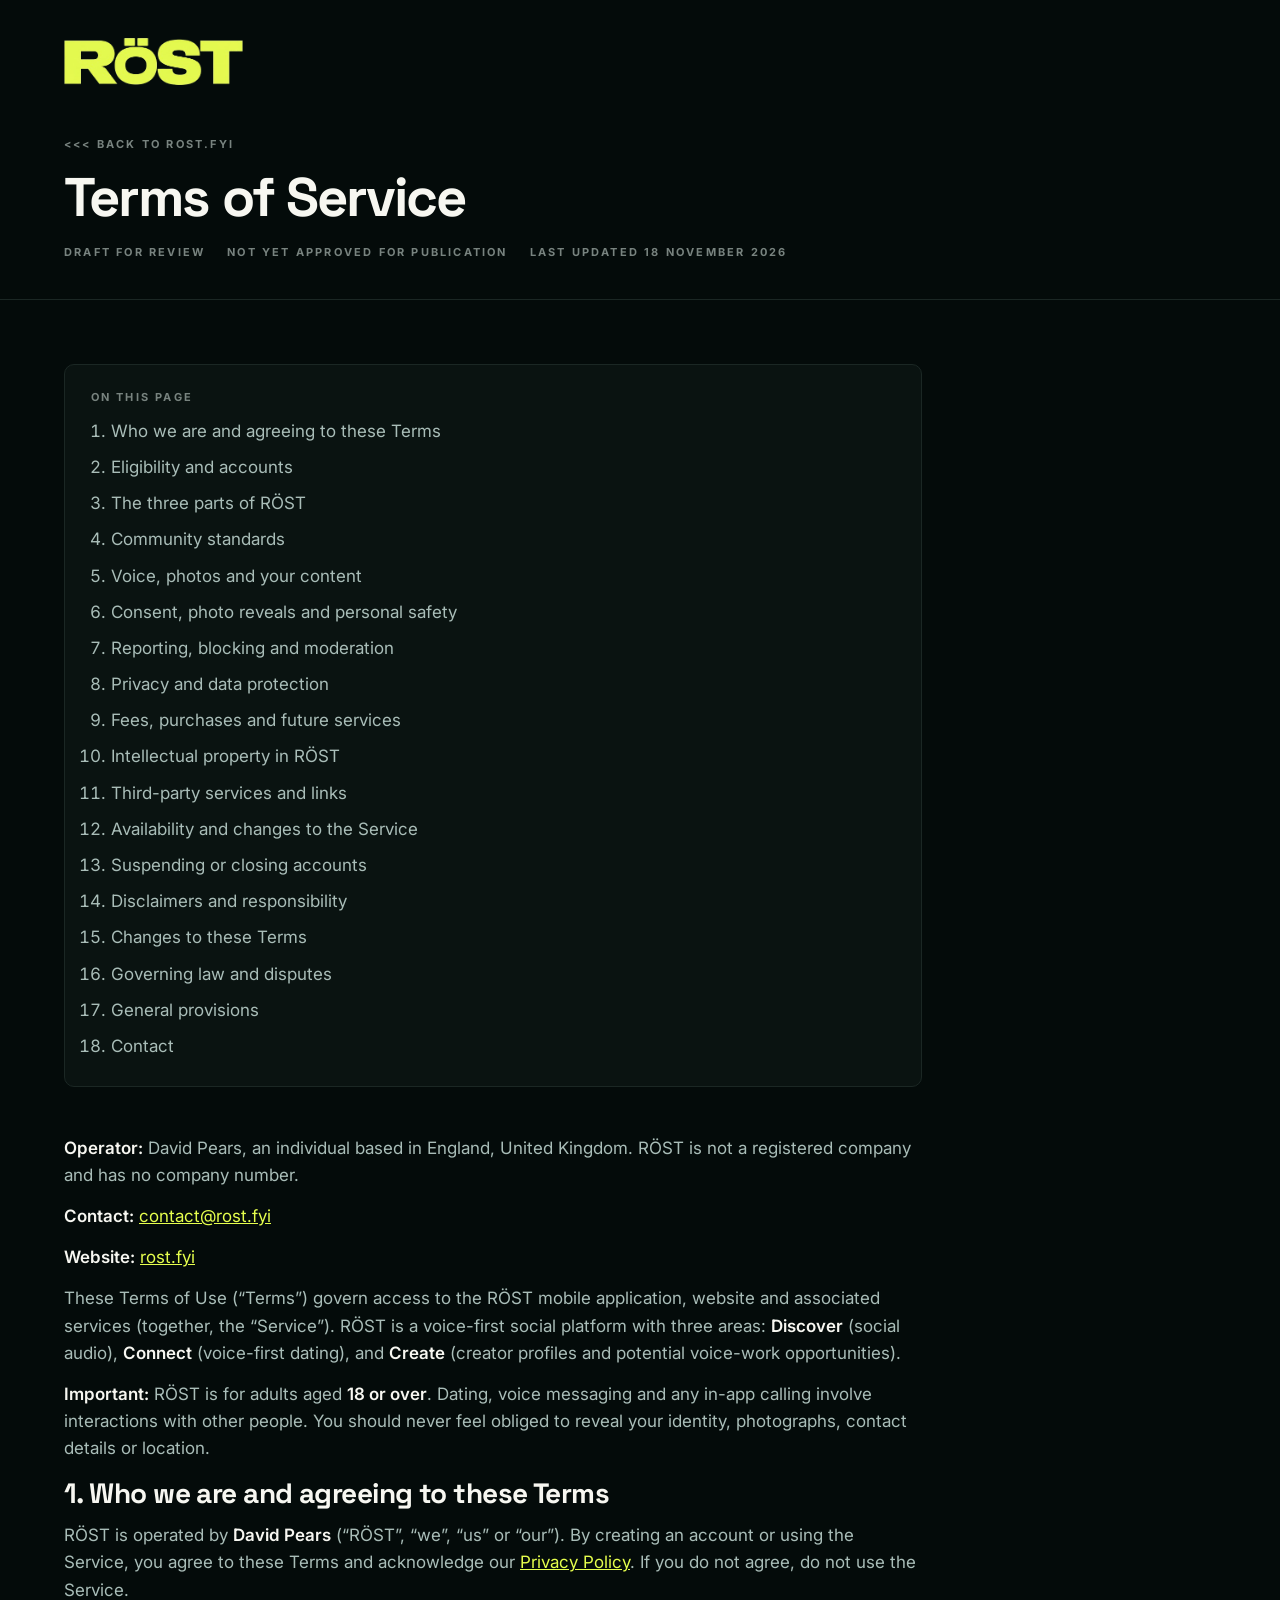
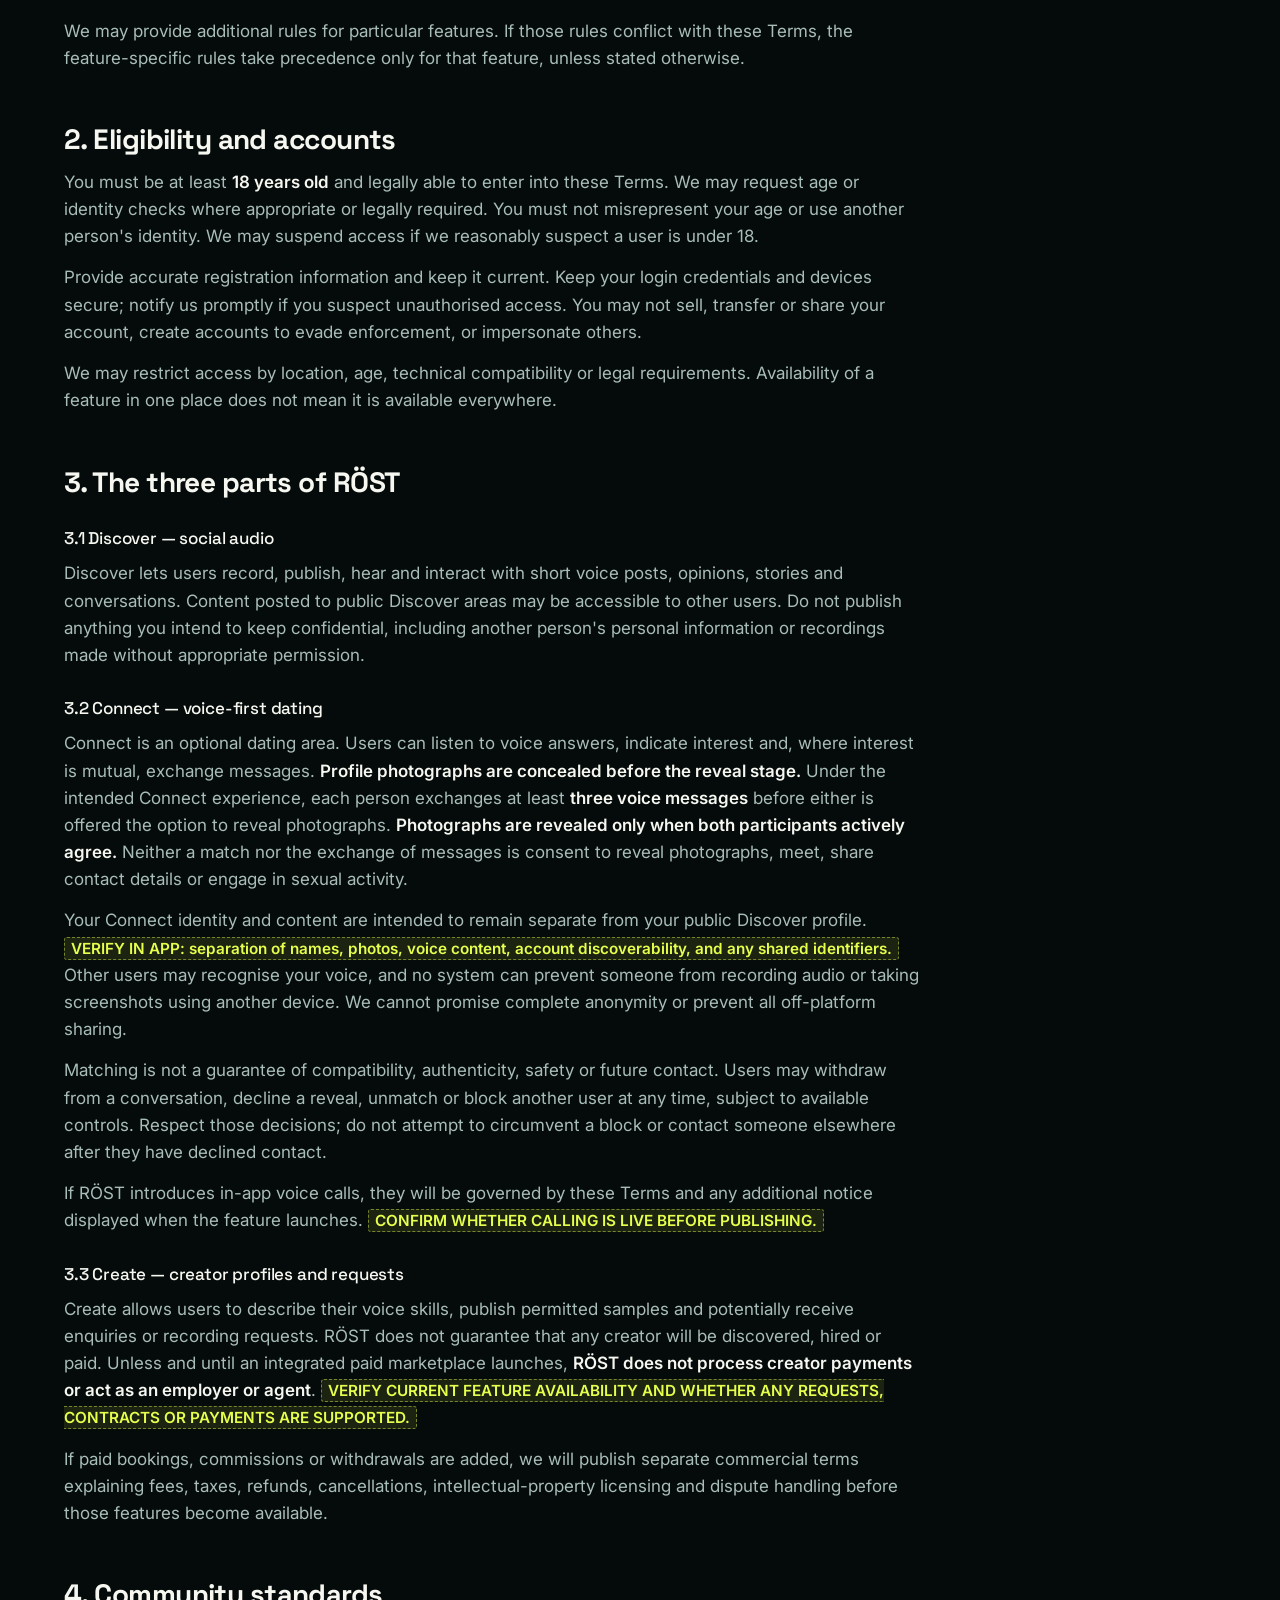
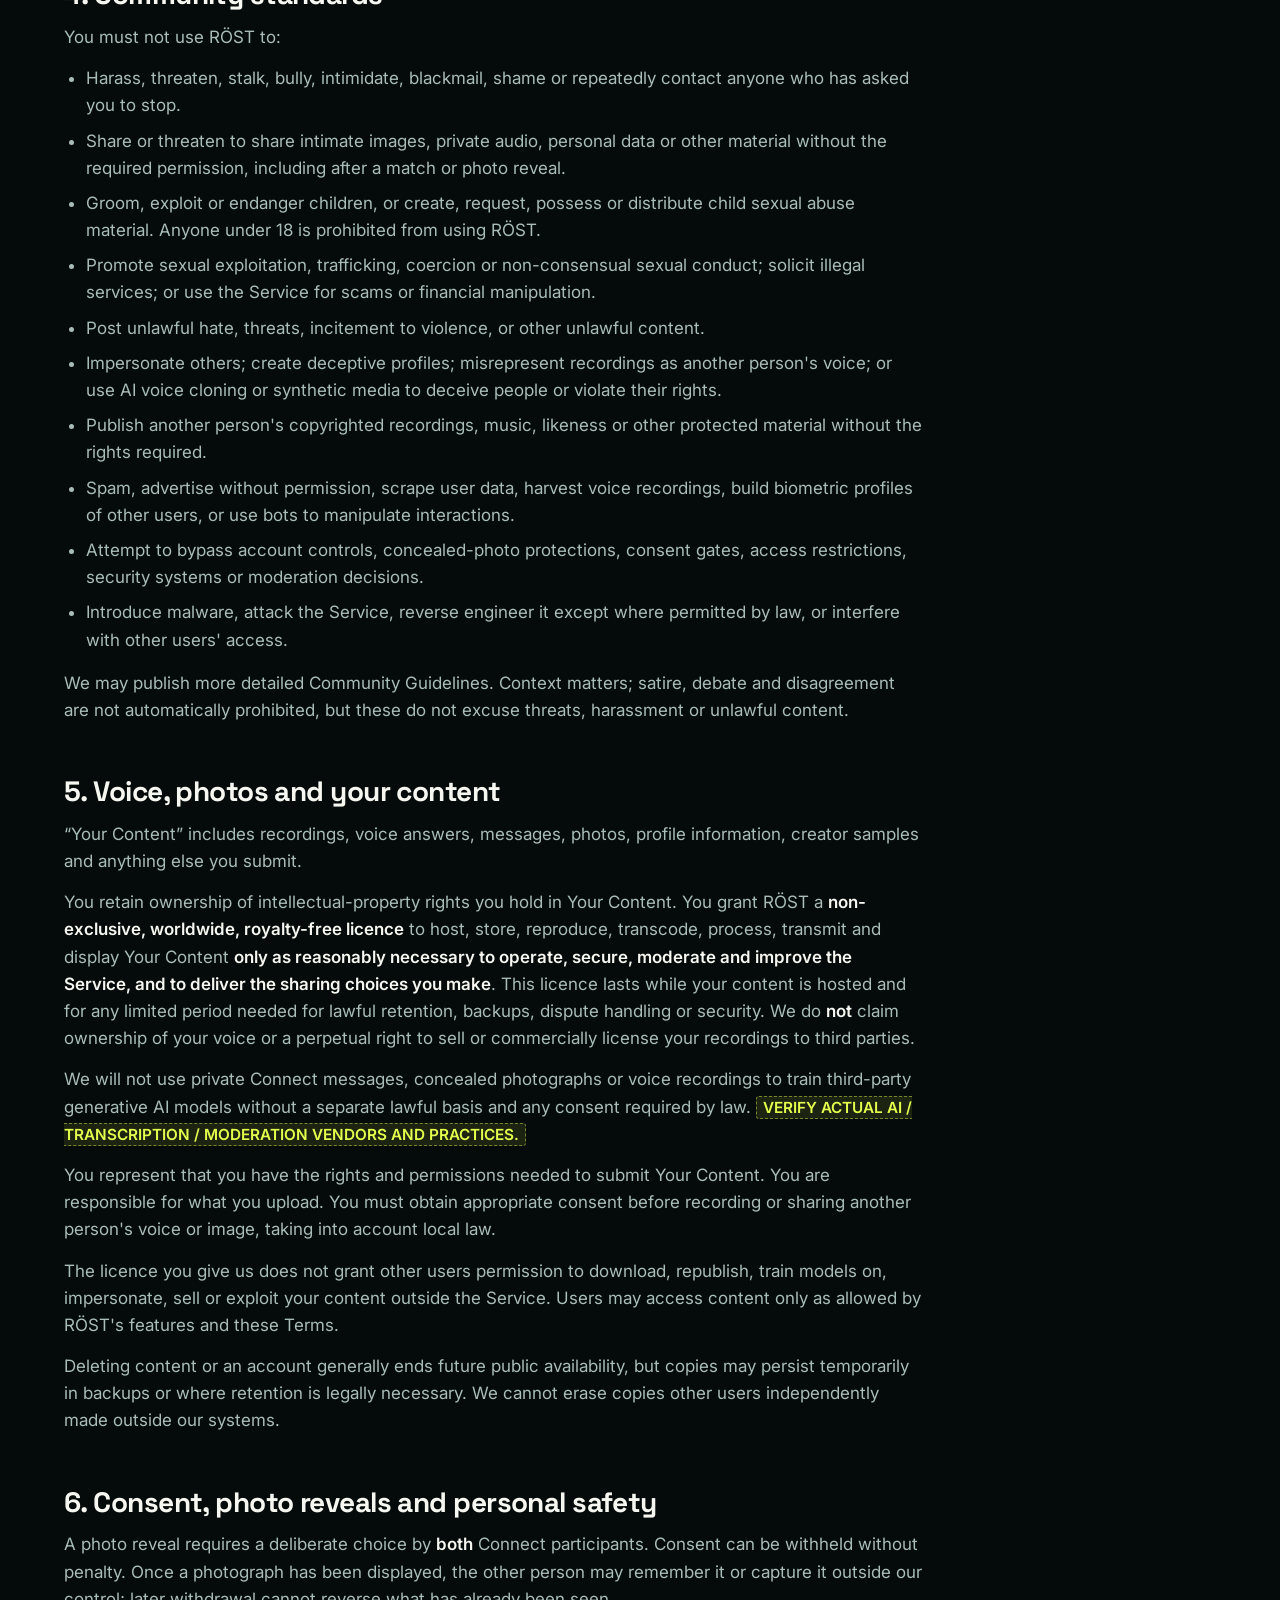
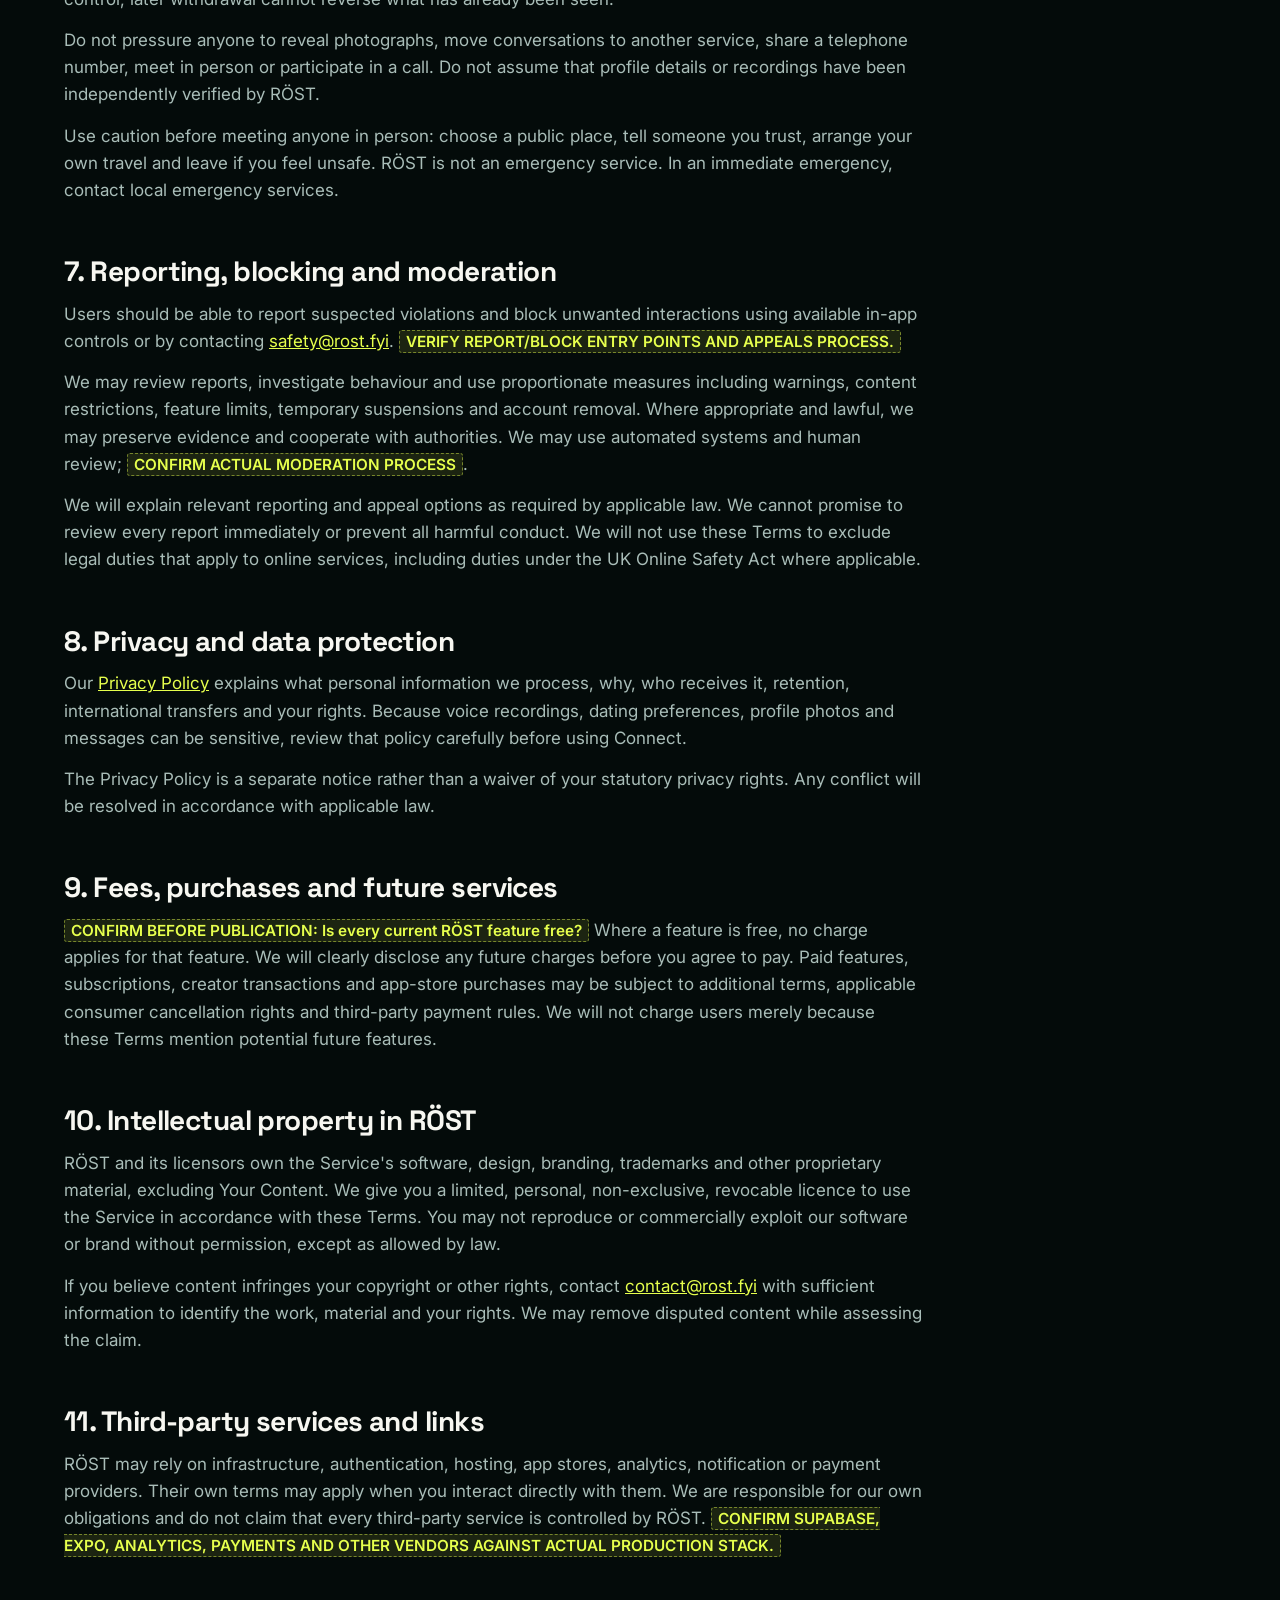
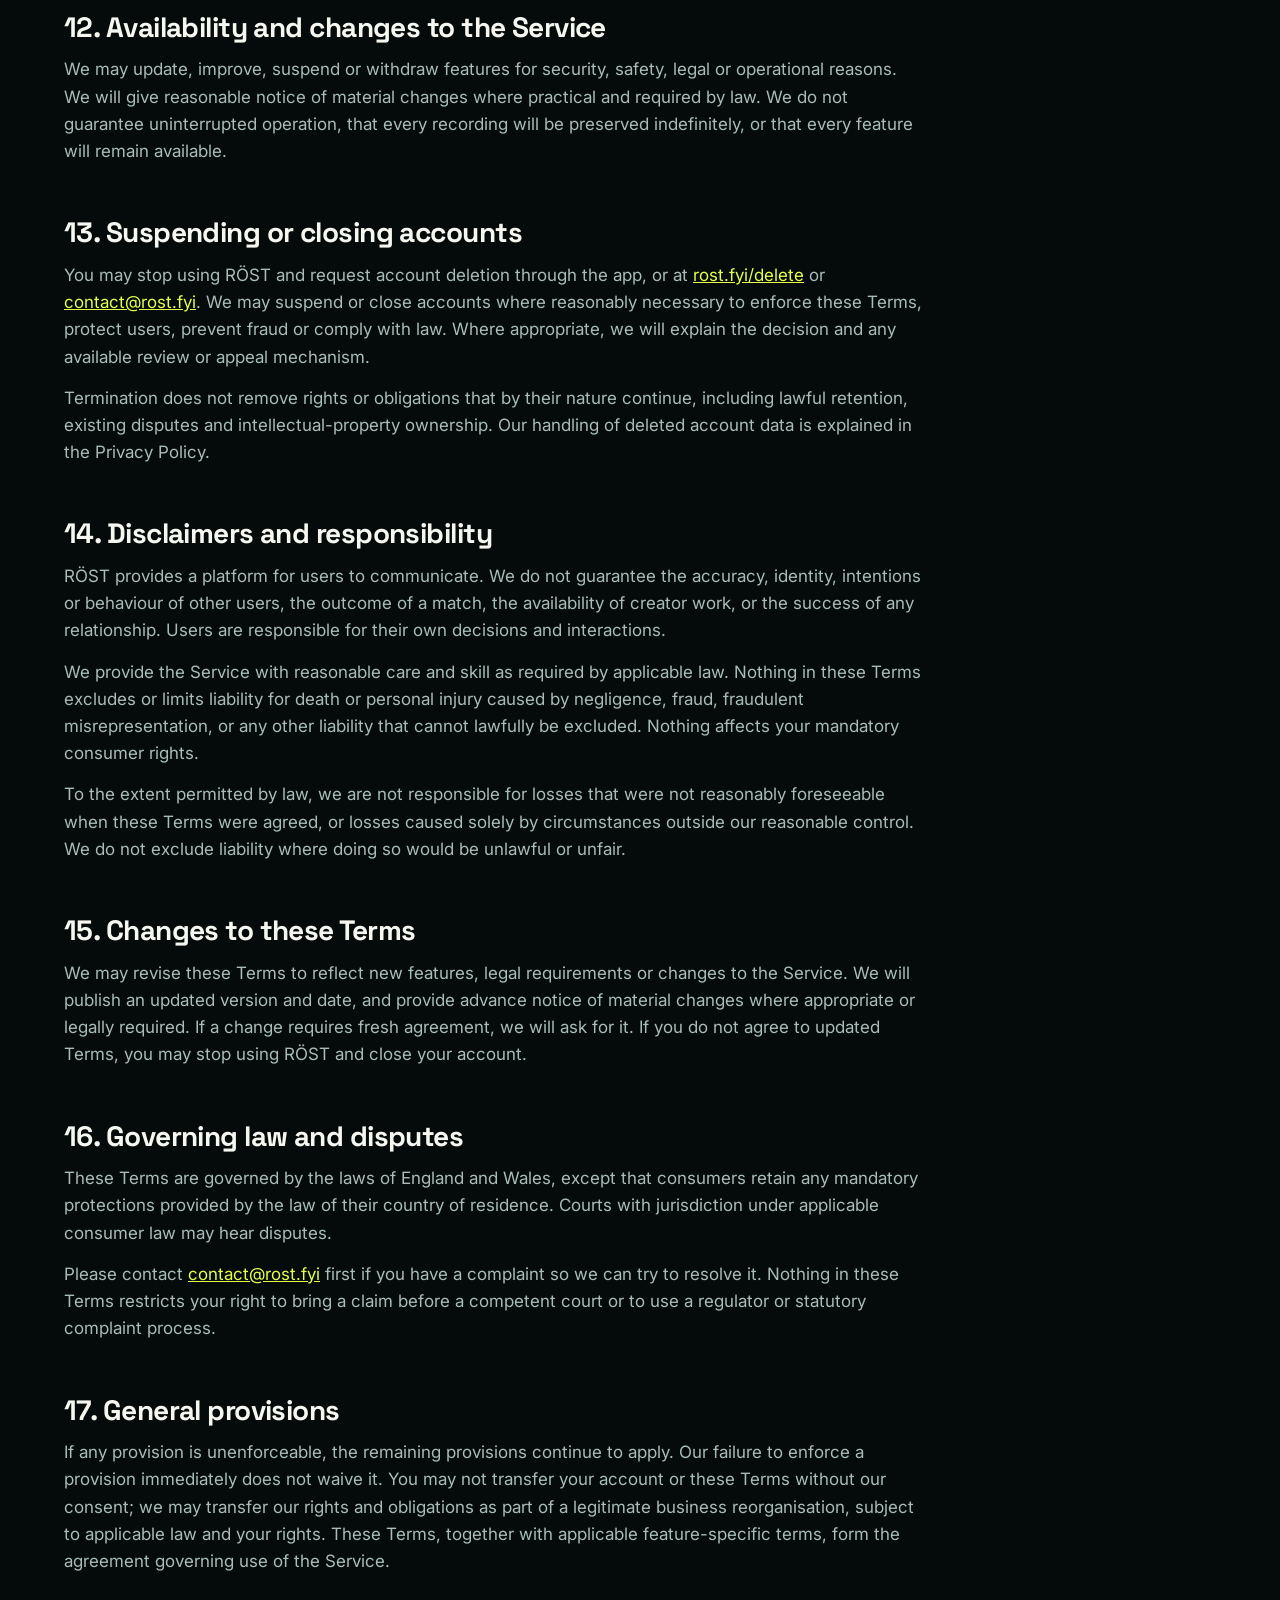
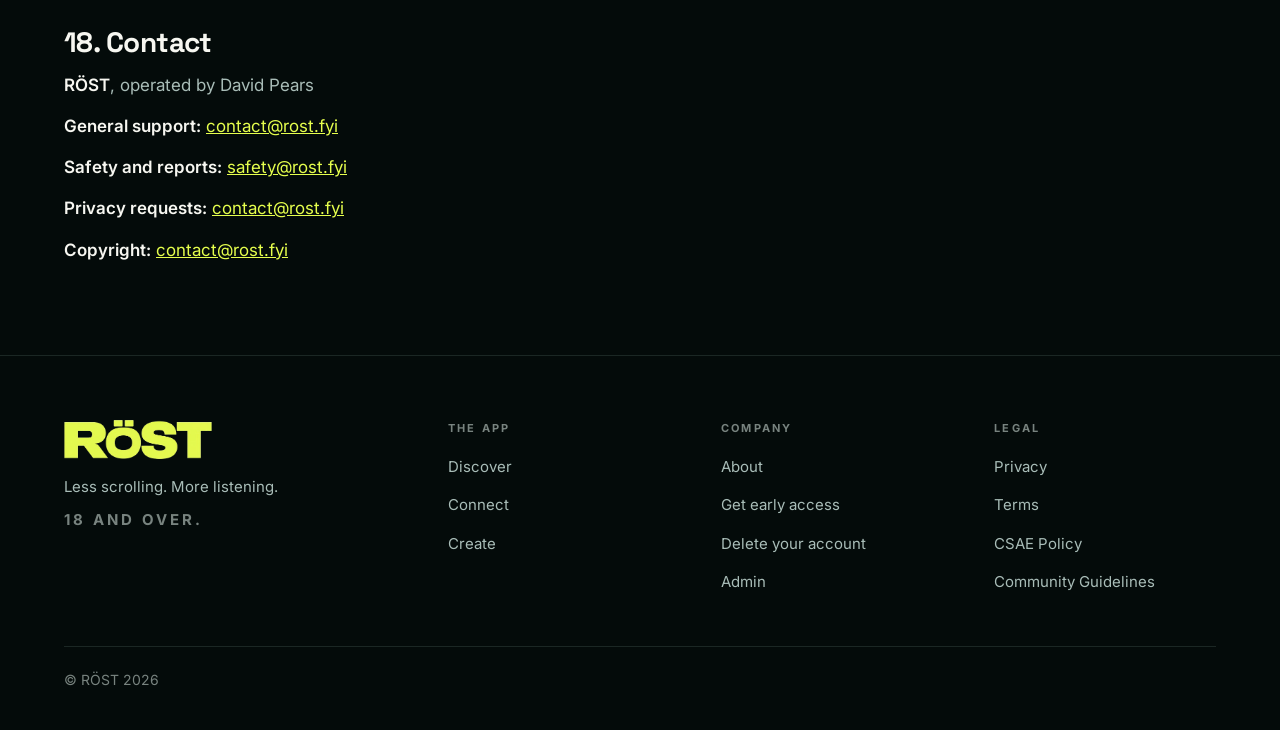
<file: terms/index.html>
<!doctype html>
<html lang="en-GB">
  <head>
    <meta charset="utf-8" />
    <meta name="viewport" content="width=device-width, initial-scale=1" />
    <title>Terms of Service. RÖST</title>

    <meta name="description" content="The terms you agree to when you use RÖST." />
    <meta name="robots" content="noindex" />
    <meta name="theme-color" content="#040B0A" />
    <link rel="icon" href="/assets/icon.png" />
    <link rel="apple-touch-icon" href="/assets/icon.png" />
    <link rel="canonical" href="https://rost.fyi/terms" />

    <meta property="og:type" content="website" />
    <meta property="og:title" content="Terms of Service" />
    <meta property="og:description" content="The terms you agree to when you use RÖST." />
    <meta property="og:url" content="https://rost.fyi/terms" />
    <meta property="og:image" content="https://rost.fyi/assets/share.jpg" />
    <meta property="og:image:width" content="1200" />
    <meta property="og:image:height" content="630" />
    <meta property="og:image:alt" content="R&Ouml;ST. Less scrolling. More listening." />
    <meta name="twitter:card" content="summary_large_image" />
    <meta name="twitter:image" content="https://rost.fyi/assets/share.jpg" />

    <link rel="preconnect" href="https://fonts.googleapis.com" />
    <link rel="preconnect" href="https://fonts.gstatic.com" crossorigin />
    <link
      href="https://fonts.googleapis.com/css2?family=Inter:wght@400;500;600;700&family=Space+Grotesk:wght@500;700&display=swap"
      rel="stylesheet"
    />
    <link rel="stylesheet" href="/assets/site.css" />
  </head>

  <body>
    <header class="doc-head">
      <div class="shell">
        <a href="/"><img class="wordmark" src="/assets/wordmark.png" alt="R&Ouml;ST" width="420" height="111"></a>
        <a class="back util" href="/">&lt;&lt;&lt; Back to rost.fyi</a>
        <h1>Terms of Service</h1>
        <div class="stamp util"><span>Draft for review</span><span>Not yet approved for publication</span><span>Last updated 18 November 2026</span></div>
      </div>
    </header>

    <main class="doc">
      <div class="shell">
        <nav class="toc">
          <h2>On this page</h2>
          <ol>
            <li><a href="#who-we-are-and-agreeing-to-these-terms">Who we are and agreeing to these Terms</a></li>
            <li><a href="#eligibility-and-accounts">Eligibility and accounts</a></li>
            <li><a href="#the-three-parts-of-r-st">The three parts of RÖST</a></li>
            <li><a href="#community-standards">Community standards</a></li>
            <li><a href="#voice-photos-and-your-content">Voice, photos and your content</a></li>
            <li><a href="#consent-photo-reveals-and-personal-safety">Consent, photo reveals and personal safety</a></li>
            <li><a href="#reporting-blocking-and-moderation">Reporting, blocking and moderation</a></li>
            <li><a href="#privacy-and-data-protection">Privacy and data protection</a></li>
            <li><a href="#fees-purchases-and-future-services">Fees, purchases and future services</a></li>
            <li><a href="#intellectual-property-in-r-st">Intellectual property in RÖST</a></li>
            <li><a href="#third-party-services-and-links">Third-party services and links</a></li>
            <li><a href="#availability-and-changes-to-the-service">Availability and changes to the Service</a></li>
            <li><a href="#suspending-or-closing-accounts">Suspending or closing accounts</a></li>
            <li><a href="#disclaimers-and-responsibility">Disclaimers and responsibility</a></li>
            <li><a href="#changes-to-these-terms">Changes to these Terms</a></li>
            <li><a href="#governing-law-and-disputes">Governing law and disputes</a></li>
            <li><a href="#general-provisions">General provisions</a></li>
            <li><a href="#contact">Contact</a></li>
          </ol>
        </nav>
        <p><strong>Operator:</strong> David Pears, an individual based in England, United Kingdom. RÖST is not a registered company and has no company number.</p>
        <p><strong>Contact:</strong> <a href="mailto:contact@rost.fyi">contact@rost.fyi</a></p>
        <p><strong>Website:</strong> <a href="https://rost.fyi">rost.fyi</a></p>
        <p>These Terms of Use (“Terms”) govern access to the RÖST mobile application, website and associated services (together, the “Service”). RÖST is a voice-first social platform with three areas: <strong>Discover</strong> (social audio), <strong>Connect</strong> (voice-first dating), and <strong>Create</strong> (creator profiles and potential voice-work opportunities).</p>
        <p><strong>Important:</strong> RÖST is for adults aged <strong>18 or over</strong>. Dating, voice messaging and any in-app calling involve interactions with other people. You should never feel obliged to reveal your identity, photographs, contact details or location.</p>
        <h2 id="who-we-are-and-agreeing-to-these-terms">1. Who we are and agreeing to these Terms</h2>
        <p>RÖST is operated by <strong>David Pears</strong> (“RÖST”, “we”, “us” or “our”). By creating an account or using the Service, you agree to these Terms and acknowledge our <a href="/privacy">Privacy Policy</a>. If you do not agree, do not use the Service.</p>
        <p>We may provide additional rules for particular features. If those rules conflict with these Terms, the feature-specific rules take precedence only for that feature, unless stated otherwise.</p>
        <h2 id="eligibility-and-accounts">2. Eligibility and accounts</h2>
        <p>You must be at least <strong>18 years old</strong> and legally able to enter into these Terms. We may request age or identity checks where appropriate or legally required. You must not misrepresent your age or use another person&#x27;s identity. We may suspend access if we reasonably suspect a user is under 18.</p>
        <p>Provide accurate registration information and keep it current. Keep your login credentials and devices secure; notify us promptly if you suspect unauthorised access. You may not sell, transfer or share your account, create accounts to evade enforcement, or impersonate others.</p>
        <p>We may restrict access by location, age, technical compatibility or legal requirements. Availability of a feature in one place does not mean it is available everywhere.</p>
        <h2 id="the-three-parts-of-r-st">3. The three parts of RÖST</h2>
        <h3>3.1 Discover — social audio</h3>
        <p>Discover lets users record, publish, hear and interact with short voice posts, opinions, stories and conversations. Content posted to public Discover areas may be accessible to other users. Do not publish anything you intend to keep confidential, including another person&#x27;s personal information or recordings made without appropriate permission.</p>
        <h3>3.2 Connect — voice-first dating</h3>
        <p>Connect is an optional dating area. Users can listen to voice answers, indicate interest and, where interest is mutual, exchange messages. <strong>Profile photographs are concealed before the reveal stage.</strong> Under the intended Connect experience, each person exchanges at least <strong>three voice messages</strong> before either is offered the option to reveal photographs. <strong>Photographs are revealed only when both participants actively agree.</strong> Neither a match nor the exchange of messages is consent to reveal photographs, meet, share contact details or engage in sexual activity.</p>
        <p>Your Connect identity and content are intended to remain separate from your public Discover profile. <mark class="hold">VERIFY IN APP: separation of names, photos, voice content, account discoverability, and any shared identifiers.</mark> Other users may recognise your voice, and no system can prevent someone from recording audio or taking screenshots using another device. We cannot promise complete anonymity or prevent all off-platform sharing.</p>
        <p>Matching is not a guarantee of compatibility, authenticity, safety or future contact. Users may withdraw from a conversation, decline a reveal, unmatch or block another user at any time, subject to available controls. Respect those decisions; do not attempt to circumvent a block or contact someone elsewhere after they have declined contact.</p>
        <p>If RÖST introduces in-app voice calls, they will be governed by these Terms and any additional notice displayed when the feature launches. <mark class="hold">CONFIRM WHETHER CALLING IS LIVE BEFORE PUBLISHING.</mark></p>
        <h3>3.3 Create — creator profiles and requests</h3>
        <p>Create allows users to describe their voice skills, publish permitted samples and potentially receive enquiries or recording requests. RÖST does not guarantee that any creator will be discovered, hired or paid. Unless and until an integrated paid marketplace launches, <strong>RÖST does not process creator payments or act as an employer or agent</strong>. <mark class="hold">VERIFY CURRENT FEATURE AVAILABILITY AND WHETHER ANY REQUESTS, CONTRACTS OR PAYMENTS ARE SUPPORTED.</mark></p>
        <p>If paid bookings, commissions or withdrawals are added, we will publish separate commercial terms explaining fees, taxes, refunds, cancellations, intellectual-property licensing and dispute handling before those features become available.</p>
        <h2 id="community-standards">4. Community standards</h2>
        <p>You must not use RÖST to:</p>
        <ul>
            <li>Harass, threaten, stalk, bully, intimidate, blackmail, shame or repeatedly contact anyone who has asked you to stop.</li>
            <li>Share or threaten to share intimate images, private audio, personal data or other material without the required permission, including after a match or photo reveal.</li>
            <li>Groom, exploit or endanger children, or create, request, possess or distribute child sexual abuse material. Anyone under 18 is prohibited from using RÖST.</li>
            <li>Promote sexual exploitation, trafficking, coercion or non-consensual sexual conduct; solicit illegal services; or use the Service for scams or financial manipulation.</li>
            <li>Post unlawful hate, threats, incitement to violence, or other unlawful content.</li>
            <li>Impersonate others; create deceptive profiles; misrepresent recordings as another person&#x27;s voice; or use AI voice cloning or synthetic media to deceive people or violate their rights.</li>
            <li>Publish another person&#x27;s copyrighted recordings, music, likeness or other protected material without the rights required.</li>
            <li>Spam, advertise without permission, scrape user data, harvest voice recordings, build biometric profiles of other users, or use bots to manipulate interactions.</li>
            <li>Attempt to bypass account controls, concealed-photo protections, consent gates, access restrictions, security systems or moderation decisions.</li>
            <li>Introduce malware, attack the Service, reverse engineer it except where permitted by law, or interfere with other users&#x27; access.</li>
        </ul>
        <p>We may publish more detailed Community Guidelines. Context matters; satire, debate and disagreement are not automatically prohibited, but these do not excuse threats, harassment or unlawful content.</p>
        <h2 id="voice-photos-and-your-content">5. Voice, photos and your content</h2>
        <p>“Your Content” includes recordings, voice answers, messages, photos, profile information, creator samples and anything else you submit.</p>
        <p>You retain ownership of intellectual-property rights you hold in Your Content. You grant RÖST a <strong>non-exclusive, worldwide, royalty-free licence</strong> to host, store, reproduce, transcode, process, transmit and display Your Content <strong>only as reasonably necessary to operate, secure, moderate and improve the Service, and to deliver the sharing choices you make</strong>. This licence lasts while your content is hosted and for any limited period needed for lawful retention, backups, dispute handling or security. We do <strong>not</strong> claim ownership of your voice or a perpetual right to sell or commercially license your recordings to third parties.</p>
        <p>We will not use private Connect messages, concealed photographs or voice recordings to train third-party generative AI models without a separate lawful basis and any consent required by law. <mark class="hold">VERIFY ACTUAL AI / TRANSCRIPTION / MODERATION VENDORS AND PRACTICES.</mark></p>
        <p>You represent that you have the rights and permissions needed to submit Your Content. You are responsible for what you upload. You must obtain appropriate consent before recording or sharing another person&#x27;s voice or image, taking into account local law.</p>
        <p>The licence you give us does not grant other users permission to download, republish, train models on, impersonate, sell or exploit your content outside the Service. Users may access content only as allowed by RÖST&#x27;s features and these Terms.</p>
        <p>Deleting content or an account generally ends future public availability, but copies may persist temporarily in backups or where retention is legally necessary. We cannot erase copies other users independently made outside our systems.</p>
        <h2 id="consent-photo-reveals-and-personal-safety">6. Consent, photo reveals and personal safety</h2>
        <p>A photo reveal requires a deliberate choice by <strong>both</strong> Connect participants. Consent can be withheld without penalty. Once a photograph has been displayed, the other person may remember it or capture it outside our control; later withdrawal cannot reverse what has already been seen.</p>
        <p>Do not pressure anyone to reveal photographs, move conversations to another service, share a telephone number, meet in person or participate in a call. Do not assume that profile details or recordings have been independently verified by RÖST.</p>
        <p>Use caution before meeting anyone in person: choose a public place, tell someone you trust, arrange your own travel and leave if you feel unsafe. RÖST is not an emergency service. In an immediate emergency, contact local emergency services.</p>
        <h2 id="reporting-blocking-and-moderation">7. Reporting, blocking and moderation</h2>
        <p>Users should be able to report suspected violations and block unwanted interactions using available in-app controls or by contacting <a href="mailto:safety@rost.fyi">safety@rost.fyi</a>. <mark class="hold">VERIFY REPORT/BLOCK ENTRY POINTS AND APPEALS PROCESS.</mark></p>
        <p>We may review reports, investigate behaviour and use proportionate measures including warnings, content restrictions, feature limits, temporary suspensions and account removal. Where appropriate and lawful, we may preserve evidence and cooperate with authorities. We may use automated systems and human review; <mark class="hold">CONFIRM ACTUAL MODERATION PROCESS</mark>.</p>
        <p>We will explain relevant reporting and appeal options as required by applicable law. We cannot promise to review every report immediately or prevent all harmful conduct. We will not use these Terms to exclude legal duties that apply to online services, including duties under the UK Online Safety Act where applicable.</p>
        <h2 id="privacy-and-data-protection">8. Privacy and data protection</h2>
        <p>Our <a href="/privacy">Privacy Policy</a> explains what personal information we process, why, who receives it, retention, international transfers and your rights. Because voice recordings, dating preferences, profile photos and messages can be sensitive, review that policy carefully before using Connect.</p>
        <p>The Privacy Policy is a separate notice rather than a waiver of your statutory privacy rights. Any conflict will be resolved in accordance with applicable law.</p>
        <h2 id="fees-purchases-and-future-services">9. Fees, purchases and future services</h2>
        <p><mark class="hold">CONFIRM BEFORE PUBLICATION: Is every current RÖST feature free?</mark> Where a feature is free, no charge applies for that feature. We will clearly disclose any future charges before you agree to pay. Paid features, subscriptions, creator transactions and app-store purchases may be subject to additional terms, applicable consumer cancellation rights and third-party payment rules. We will not charge users merely because these Terms mention potential future features.</p>
        <h2 id="intellectual-property-in-r-st">10. Intellectual property in RÖST</h2>
        <p>RÖST and its licensors own the Service&#x27;s software, design, branding, trademarks and other proprietary material, excluding Your Content. We give you a limited, personal, non-exclusive, revocable licence to use the Service in accordance with these Terms. You may not reproduce or commercially exploit our software or brand without permission, except as allowed by law.</p>
        <p>If you believe content infringes your copyright or other rights, contact <a href="mailto:contact@rost.fyi">contact@rost.fyi</a> with sufficient information to identify the work, material and your rights. We may remove disputed content while assessing the claim.</p>
        <h2 id="third-party-services-and-links">11. Third-party services and links</h2>
        <p>RÖST may rely on infrastructure, authentication, hosting, app stores, analytics, notification or payment providers. Their own terms may apply when you interact directly with them. We are responsible for our own obligations and do not claim that every third-party service is controlled by RÖST. <mark class="hold">CONFIRM SUPABASE, EXPO, ANALYTICS, PAYMENTS AND OTHER VENDORS AGAINST ACTUAL PRODUCTION STACK.</mark></p>
        <h2 id="availability-and-changes-to-the-service">12. Availability and changes to the Service</h2>
        <p>We may update, improve, suspend or withdraw features for security, safety, legal or operational reasons. We will give reasonable notice of material changes where practical and required by law. We do not guarantee uninterrupted operation, that every recording will be preserved indefinitely, or that every feature will remain available.</p>
        <h2 id="suspending-or-closing-accounts">13. Suspending or closing accounts</h2>
        <p>You may stop using RÖST and request account deletion through the app, or at <a href="/delete">rost.fyi/delete</a> or <a href="mailto:contact@rost.fyi">contact@rost.fyi</a>. We may suspend or close accounts where reasonably necessary to enforce these Terms, protect users, prevent fraud or comply with law. Where appropriate, we will explain the decision and any available review or appeal mechanism.</p>
        <p>Termination does not remove rights or obligations that by their nature continue, including lawful retention, existing disputes and intellectual-property ownership. Our handling of deleted account data is explained in the Privacy Policy.</p>
        <h2 id="disclaimers-and-responsibility">14. Disclaimers and responsibility</h2>
        <p>RÖST provides a platform for users to communicate. We do not guarantee the accuracy, identity, intentions or behaviour of other users, the outcome of a match, the availability of creator work, or the success of any relationship. Users are responsible for their own decisions and interactions.</p>
        <p>We provide the Service with reasonable care and skill as required by applicable law. Nothing in these Terms excludes or limits liability for death or personal injury caused by negligence, fraud, fraudulent misrepresentation, or any other liability that cannot lawfully be excluded. Nothing affects your mandatory consumer rights.</p>
        <p>To the extent permitted by law, we are not responsible for losses that were not reasonably foreseeable when these Terms were agreed, or losses caused solely by circumstances outside our reasonable control. We do not exclude liability where doing so would be unlawful or unfair.</p>
        <h2 id="changes-to-these-terms">15. Changes to these Terms</h2>
        <p>We may revise these Terms to reflect new features, legal requirements or changes to the Service. We will publish an updated version and date, and provide advance notice of material changes where appropriate or legally required. If a change requires fresh agreement, we will ask for it. If you do not agree to updated Terms, you may stop using RÖST and close your account.</p>
        <h2 id="governing-law-and-disputes">16. Governing law and disputes</h2>
        <p>These Terms are governed by the laws of England and Wales, except that consumers retain any mandatory protections provided by the law of their country of residence. Courts with jurisdiction under applicable consumer law may hear disputes.</p>
        <p>Please contact <a href="mailto:contact@rost.fyi">contact@rost.fyi</a> first if you have a complaint so we can try to resolve it. Nothing in these Terms restricts your right to bring a claim before a competent court or to use a regulator or statutory complaint process.</p>
        <h2 id="general-provisions">17. General provisions</h2>
        <p>If any provision is unenforceable, the remaining provisions continue to apply. Our failure to enforce a provision immediately does not waive it. You may not transfer your account or these Terms without our consent; we may transfer our rights and obligations as part of a legitimate business reorganisation, subject to applicable law and your rights. These Terms, together with applicable feature-specific terms, form the agreement governing use of the Service.</p>
        <h2 id="contact">18. Contact</h2>
        <p><strong>RÖST</strong>, operated by David Pears</p>
                <p><strong>General support:</strong> <a href="mailto:contact@rost.fyi">contact@rost.fyi</a></p>
        <p><strong>Safety and reports:</strong> <a href="mailto:safety@rost.fyi">safety@rost.fyi</a></p>
        <p><strong>Privacy requests:</strong> <a href="mailto:contact@rost.fyi">contact@rost.fyi</a></p>
        <p><strong>Copyright:</strong> <a href="mailto:contact@rost.fyi">contact@rost.fyi</a></p>
      </div>
    </main>

    <footer>
      <div class="shell">
        <div class="foot-grid">
          <div class="foot-brand">
            <img class="wordmark" src="/assets/wordmark.png" alt="RÖST" width="420" height="111">
            <p>Less scrolling. More listening.</p>
            <p class="where util">18 and over.</p>
          </div>

          <div class="foot-col">
            <h2>The app</h2>
            <ul>
              <li><a href="/discover">Discover</a></li>
              <li><a href="/connect">Connect</a></li>
              <li><a href="/create">Create</a></li>
            </ul>
          </div>

          <div class="foot-col">
            <h2>Company</h2>
            <ul>
              <li><a href="/about">About</a></li>
              <li><a href="/#early">Get early access</a></li>
              <li><a href="/delete">Delete your account</a></li>
              <li><a href="/admin">Admin</a></li>
            </ul>
          </div>

          <div class="foot-col">
            <h2>Legal</h2>
            <ul>
              <li><a href="/privacy">Privacy</a></li>
              <li><a href="/terms">Terms</a></li>
              <li><a href="/child-safety">CSAE Policy</a></li>
              <li><a href="/community-guidelines">Community Guidelines</a></li>
            </ul>
          </div>
        </div>

        <div class="foot-base">
          <span>&copy; R&Ouml;ST 2026</span>
        </div>
      </div>
    </footer>
  </body>
</html>
</file>
<file: assets/site.css>
/* Shared across every page: the palette, the base, the footer, and the
   layout policy and about documents are set in. Page specific styling
   stays inline in the page that needs it.

   The palette is the app's own design tokens rather than approximated,
   so the two cannot drift. */

:root{
  --ground:#040B0A;
  --surface:#0A1311;
  --edge:#1B2724;
  --lime:#E6FF4D;
  --aqua:#37DCCB;
  --ink:#101817;
  --text:#F7F7F1;
  --muted:#A9BDB8;
  --dim:#78837F;
  --pad:clamp(22px,5vw,72px);
  --util:0.6875rem;
  --maxw:1320px;
  /* The edge a card takes on when you point at it. Matches the lime the
     arrow turns at the same moment. */
  --edge-hot:rgba(230,255,77,0.45);
}

*{box-sizing:border-box}
html{scroll-behavior:smooth}
@media (prefers-reduced-motion:reduce){html{scroll-behavior:auto}}
body{
  margin:0;background:var(--ground);color:var(--text);
  font-family:Inter,-apple-system,BlinkMacSystemFont,"Segoe UI",sans-serif;
  font-size:17px;line-height:1.6;-webkit-font-smoothing:antialiased;
  overflow-x:hidden;
}
img{display:block;max-width:100%}
::selection{background:var(--lime);color:var(--ink)}
:focus-visible{outline:2px solid var(--lime);outline-offset:3px}
[hidden]{display:none!important}

.util{font-size:var(--util);font-weight:700;letter-spacing:0.2em;text-transform:uppercase;line-height:1.4}

/* A base colour for every link, which the site did not have.
   Without one an <a> falls back to the browser's own blue, and purple
   once visited. That was invisible wherever a rule set the colour of
   the text inside the link, and very visible the moment anything read
   currentColor off the link itself: the three cards on the home page
   hovered to browser blue and purple for exactly this reason, and so
   did the first link written inside a section that had no rule of its
   own. Every more specific rule below still wins. */
a{color:var(--lime)}
.shell{max-width:var(--maxw);margin:0 auto;width:100%}
h1,h2,h3{font-family:"Space Grotesk",Inter,sans-serif;font-weight:700;margin:0}

/* ===================== footer ===================== */
footer{padding:clamp(44px,5vw,76px) var(--pad) clamp(26px,3vw,38px);border-top:1px solid var(--edge)}
.foot-grid{
  display:grid;
  grid-template-columns:minmax(0,1.5fr) repeat(3,minmax(0,1fr));
  gap:clamp(28px,4vw,64px);
}
.foot-brand .wordmark{width:148px;height:auto;margin-bottom:16px}
.foot-brand p{margin:0;color:var(--muted);font-size:0.9375rem;max-width:30ch}
.foot-brand .where{margin-top:10px;color:var(--dim)}

.foot-col h2{
  font-family:Inter,sans-serif;font-size:var(--util);font-weight:700;
  letter-spacing:0.2em;text-transform:uppercase;color:var(--dim);
  margin:0 0 16px;
}
.foot-col ul{list-style:none;margin:0;padding:0;display:flex;flex-direction:column;gap:11px}
.foot-col a{color:var(--muted);text-decoration:none;font-size:0.9375rem}
.foot-col a:hover{color:var(--lime)}

.foot-base{
  display:flex;justify-content:space-between;gap:18px;flex-wrap:wrap;align-items:center;
  margin-top:clamp(34px,4vw,56px);padding-top:22px;border-top:1px solid var(--edge);
  color:var(--dim);font-size:0.875rem;
}

@media (max-width:860px){
  .foot-grid{grid-template-columns:repeat(2,minmax(0,1fr));gap:32px}
  .foot-brand{grid-column:1 / -1}
}
@media (max-width:460px){
  .foot-grid{grid-template-columns:1fr}
}

/* ===================== document pages ===================== */
.doc-head{
  padding:clamp(24px,3vw,38px) var(--pad) clamp(28px,3vw,42px);
  border-bottom:1px solid var(--edge);
}
.doc-head .shell{position:relative}

/* On a dashboard the account controls are chrome, not content. They sit in
   the masthead's dead right-hand corner so the numbers start higher. */
.head-user{
  position:absolute;top:0;right:0;
  display:flex;align-items:center;gap:12px;flex-wrap:wrap;justify-content:flex-end;
}
.head-user span{color:var(--dim)}
.head-user b{color:var(--text);font-weight:600;font-size:0.9375rem}
.head-user button{padding:10px 16px}
@media (max-width:860px){
  .head-user{position:static;margin-top:20px;justify-content:flex-start}
}
.doc-head .wordmark{width:clamp(150px,14vw,196px);height:auto}
.doc-head .back{
  display:inline-block;margin-top:clamp(28px,4vw,52px);
  color:var(--dim);text-decoration:none;
}
.doc-head .back:hover{color:var(--lime)}
.doc-head h1{
  font-size:clamp(2.1rem,4.4vw,3.4rem);line-height:1.02;letter-spacing:-0.035em;
  margin:14px 0 0;max-width:18ch;
}
.doc-head .stamp{
  display:flex;gap:10px 22px;flex-wrap:wrap;
  margin:20px 0 0;color:var(--dim);
}

.doc{padding:clamp(40px,5vw,72px) var(--pad) clamp(52px,6vw,88px)}
.doc.wide{padding-top:clamp(26px,2.6vw,36px)}
/* Left aligned, like every other page. A centred column under a
   left aligned masthead reads as two different designs. */
.doc .shell{max-width:min(var(--maxw),78ch);margin-left:0}

/* 78ch is a reading measure. A dashboard is scanned rather than read, and
   its tiles and bars want the width, so it opts out. */
.doc.wide .shell{max-width:1600px}
.doc h2{
  font-size:clamp(1.3rem,2.2vw,1.75rem);line-height:1.2;letter-spacing:-0.02em;
  margin:clamp(34px,4vw,54px) 0 12px;
}
.doc h2:first-of-type{margin-top:0}
.doc h3{
  font-size:1.0625rem;letter-spacing:-0.01em;
  margin:26px 0 8px;font-weight:500;
}
.doc p,.doc li{color:var(--muted)}
.doc p{margin:0 0 14px}
.doc ul,.doc ol{margin:0 0 16px;padding-left:22px;display:flex;flex-direction:column;gap:8px}
.doc a{color:var(--lime)}
.doc strong{color:var(--text);font-weight:600}

/* Marks a section that has no copy in it yet. Deliberately loud: a
   placeholder that looks like finished text is how a draft gets
   published by accident. */
.todo{
  border:1px dashed var(--edge);border-left:2px solid var(--lime);
  border-radius:4px;padding:14px 16px;margin:0 0 14px;
  color:var(--dim);font-size:0.9375rem;
}
.todo b{color:var(--lime);font-weight:700;letter-spacing:0.14em;
        text-transform:uppercase;font-size:var(--util);display:block;margin-bottom:6px}

.toc{
  border:1px solid var(--edge);border-radius:10px;background:var(--surface);
  padding:clamp(20px,2vw,26px);margin:0 0 clamp(32px,4vw,48px);
}
.toc h2{font-family:Inter,sans-serif;font-size:var(--util);font-weight:700;
        letter-spacing:0.2em;text-transform:uppercase;color:var(--dim);margin:0 0 14px}
.toc ol{margin:0;padding-left:20px;gap:9px}
.toc a{color:var(--muted);text-decoration:none}
.toc a:hover{color:var(--lime)}

/* An unresolved placeholder inside otherwise finished prose. Loud on
   purpose: these are the lines that must not survive publication, and
   the only thing worse than a gap is a gap that reads as settled. */
.hold{
  background:rgba(230,255,77,0.1);color:var(--lime);
  border:1px dashed rgba(230,255,77,0.45);border-radius:3px;
  padding:1px 6px;font-size:0.9em;font-weight:600;
}

.tablewrap{overflow-x:auto;margin:0 0 18px;border:1px solid var(--edge);border-radius:10px}
.doc table{border-collapse:collapse;width:100%;min-width:480px;font-size:0.9375rem}
.doc th,.doc td{text-align:left;padding:13px 16px;border-bottom:1px solid var(--edge);vertical-align:top}
.doc thead th{
  color:var(--dim);font-family:Inter,sans-serif;font-size:var(--util);
  font-weight:700;letter-spacing:0.16em;text-transform:uppercase;
  background:var(--surface);white-space:nowrap;
}
.doc tbody tr:last-child td{border-bottom:0}
.doc td{color:var(--muted)}

/* ===================== account and staff pages ===================== */
:root{
  --danger:#FF6B5A;        /* palette.coral500 */
  --danger-pressed:#C94131;/* palette.coral600 */
}

.panel{
  background:var(--surface);border:1px solid var(--edge);border-radius:12px;
  padding:clamp(22px,2.6vw,32px);margin:0 0 20px;
}
.panel h2{
  font-size:clamp(1.15rem,1.8vw,1.45rem);letter-spacing:-0.02em;margin:0 0 8px;
}
.panel > p{margin:0 0 18px;color:var(--muted);font-size:0.9375rem}
.panel > p:last-child{margin-bottom:0}

.field{display:flex;flex-direction:column;gap:7px;margin:0 0 14px}
.field label{color:var(--dim);font-size:var(--util);font-weight:700;
             letter-spacing:0.16em;text-transform:uppercase}
.field input{
  background:var(--ground);border:1px solid var(--edge);border-radius:6px;
  color:var(--text);font:inherit;font-size:1rem;padding:14px 15px;width:100%;
}
.field input::placeholder{color:var(--dim)}
.field input:focus{outline:none;border-color:var(--lime)}
.field input[data-ok="false"]{border-color:var(--danger)}

.btn-row{display:flex;gap:12px;flex-wrap:wrap;align-items:center;margin-top:4px}
button.primary,button.danger,button.quiet{
  appearance:none;border:0;border-radius:6px;cursor:pointer;
  font-family:Inter,sans-serif;font-size:var(--util);font-weight:700;
  letter-spacing:0.2em;text-transform:uppercase;padding:15px 26px;
}
button.primary{background:var(--lime);color:var(--ink)}
button.primary:hover:not(:disabled){background:#fff}
button.danger{background:var(--danger);color:#1A0B08}
button.danger:hover:not(:disabled){background:var(--danger-pressed);color:#fff}
button.quiet{background:none;border:1px solid var(--edge);color:var(--muted)}
button.quiet:hover{border-color:var(--muted);color:var(--text)}
button:disabled{opacity:0.38;cursor:not-allowed}

.zone{border:1px solid var(--danger);border-radius:12px;background:rgba(255,107,90,0.05)}
.zone h2{color:var(--danger)}

.notice{
  border-radius:6px;padding:13px 15px;margin:0 0 16px;font-size:0.9375rem;
  border:1px solid var(--edge);color:var(--muted);
}
.notice.bad{border-color:var(--danger);color:var(--danger);background:rgba(255,107,90,0.07)}
.notice.good{border-color:var(--lime);color:var(--lime);background:rgba(230,255,77,0.06)}
.notice:empty{display:none}

.who{
  display:flex;align-items:center;gap:10px;flex-wrap:wrap;
  margin:0 0 18px;color:var(--muted);font-size:0.9375rem;
}
.who b{color:var(--text);font-weight:600}

/* ===================== the funnel ===================== */
.funnel{display:flex;flex-direction:column;gap:3px}
.rung{
  display:grid;grid-template-columns:minmax(118px,auto) 1fr minmax(58px,auto);
  gap:14px;align-items:center;padding:7px 0;
}
.rung .name{color:var(--muted);font-size:0.9375rem}
.rung .track{height:22px;background:rgba(247,247,241,0.045);border-radius:4px;position:relative}
.rung .bar{
  /* A span is inline, and an inline box ignores width and height, so the
     bars were being drawn at zero size. The track above it escapes this
     by being a grid item, which blockifies it; this one does not. */
  display:block;
  height:100%;background:var(--lime);
  border-radius:0 4px 4px 0;min-width:2px;
  transition:width 420ms cubic-bezier(.2,.7,.3,1);
}
.rung .val{
  color:var(--text);font-variant-numeric:tabular-nums;font-weight:600;
  font-size:0.9375rem;text-align:right;
}
.rung .pct{color:var(--dim);font-size:0.8125rem;font-variant-numeric:tabular-nums}
.rung:hover .track{background:rgba(247,247,241,0.08)}
@media (max-width:560px){
  .rung{grid-template-columns:minmax(74px,auto) 1fr minmax(52px,auto);gap:9px}
  .rung .name,.rung .val{font-size:0.8125rem}
  .rung .track{height:18px}
}
@media (prefers-reduced-motion:reduce){.rung .bar{transition:none}}

.tiles{display:grid;grid-template-columns:repeat(auto-fit,minmax(190px,1fr));gap:14px;margin:0 0 22px}
.tile{background:var(--ground);border:1px solid var(--edge);border-radius:10px;padding:18px}
.tile .k{color:var(--dim);font-size:var(--util);font-weight:700;
         letter-spacing:0.16em;text-transform:uppercase;display:block;margin-bottom:9px}
.tile .v{font-family:"Space Grotesk",Inter,sans-serif;font-weight:700;
         font-size:clamp(1.7rem,3vw,2.3rem);line-height:1;font-variant-numeric:tabular-nums}
.tile .n{color:var(--dim);font-size:0.8125rem;margin-top:7px;display:block}

/* ===================== the report queue ===================== */
.seg{display:flex;gap:8px;flex-wrap:wrap;margin:0 0 20px}
.seg button{
  appearance:none;background:none;border:1px solid var(--edge);border-radius:999px;
  color:var(--muted);font-family:Inter,sans-serif;font-size:var(--util);font-weight:700;
  letter-spacing:0.16em;text-transform:uppercase;padding:9px 16px;cursor:pointer;
}
.seg button:hover{border-color:var(--muted);color:var(--text)}
.seg button.on{background:var(--lime);border-color:var(--lime);color:var(--ink)}

.report{
  border:1px solid var(--edge);border-radius:10px;background:var(--ground);
  padding:clamp(16px,1.6vw,22px);margin:0 0 12px;
}
.report.critical{border-color:var(--danger)}
.report-head{display:flex;gap:10px;flex-wrap:wrap;align-items:center;margin-bottom:12px}
.chip{
  font-size:var(--util);font-weight:700;letter-spacing:0.14em;text-transform:uppercase;
  border-radius:4px;padding:5px 9px;border:1px solid var(--edge);color:var(--muted);
}
.chip.reason{border-color:var(--text);color:var(--text)}
.chip.critical{background:var(--danger);border-color:var(--danger);color:#1A0B08}
.chip.state{color:var(--dim)}
.chip.suspended{border-color:var(--danger);color:var(--danger)}
.report-head time{color:var(--dim);font-size:0.875rem;margin-left:auto}

.report dl{display:grid;grid-template-columns:auto 1fr;gap:6px 16px;margin:0 0 12px;font-size:0.9375rem}
.report dt{color:var(--dim)}
.report dd{margin:0;color:var(--text);overflow-wrap:anywhere}
.report .said{
  color:var(--muted);font-size:0.9375rem;margin:0 0 14px;
  border-left:2px solid var(--edge);padding-left:12px;overflow-wrap:anywhere;
}
.report .acts{display:flex;gap:9px;flex-wrap:wrap}
.report .acts button{
  appearance:none;background:none;border:1px solid var(--edge);border-radius:6px;
  color:var(--muted);font-family:Inter,sans-serif;font-size:var(--util);font-weight:700;
  letter-spacing:0.16em;text-transform:uppercase;padding:11px 16px;cursor:pointer;
}
.report .acts button:hover{border-color:var(--muted);color:var(--text)}
.report .acts button.danger{border-color:var(--danger);color:var(--danger)}
.report .acts button.danger:hover{background:var(--danger);color:#1A0B08}

.act-form{margin:14px 0 0;padding-top:14px;border-top:1px solid var(--edge)}
.act-form select,.act-form textarea,.act-form input[type=date]{
  background:var(--surface);border:1px solid var(--edge);border-radius:6px;
  color:var(--text);font:inherit;font-size:0.9375rem;padding:11px 12px;width:100%;
}
.act-form textarea{min-height:84px;resize:vertical;line-height:1.5}
.act-form select:focus,.act-form textarea:focus,.act-form input:focus{outline:none;border-color:var(--lime)}
.act-form .row{display:grid;grid-template-columns:repeat(2,minmax(0,1fr));gap:12px;margin:0 0 12px}
.act-form label{display:block;color:var(--dim);font-size:var(--util);font-weight:700;
                letter-spacing:0.16em;text-transform:uppercase;margin-bottom:7px}
.act-form .count{color:var(--dim);font-size:0.8125rem;margin-top:7px}
.empty{color:var(--dim);margin:0}
@media (max-width:620px){
  .act-form .row{grid-template-columns:1fr}
  .report-head time{margin-left:0;width:100%}
}

/* ===================== show what you are typing ===================== */
.pw{position:relative;display:block}
.pw input{padding-right:48px}
.pw button{
  position:absolute;right:5px;top:50%;transform:translateY(-50%);
  appearance:none;background:none;border:0;color:var(--dim);
  cursor:pointer;padding:9px;display:flex;border-radius:6px;
}
.pw button:hover{color:var(--text)}
.pw button:focus-visible{outline:2px solid var(--lime);outline-offset:-2px}
.pw svg{width:19px;height:19px;fill:none;stroke:currentColor;stroke-width:1.7;
        stroke-linecap:round;stroke-linejoin:round}

/* ---------------------------------------------------------------------
   The long read at the bottom of Discover, Connect and Create.

   Here rather than inline in each page because it is identical on all
   three, and three copies is how three pages stop being identical.

   It exists because everything above it is a claim, and a claim is not
   something a search engine can rank. The three pages carried 636 words
   between them before this; the three documents nobody is allowed to
   index carried six thousand.
   --------------------------------------------------------------------- */
.read{border-top:1px solid var(--edge);background:var(--ground);
      padding:clamp(48px,6vw,92px) var(--pad)}
/* The three feature pages each define .label inline and the home page
   does not. Scoped here so the eyebrow works wherever this section is
   used, with the same values the inline rules already carry, so it
   changes nothing on the pages that have one. */
.read .label{color:var(--lime);margin:0 0 clamp(10px,1.2vw,15px)}
.read-grid{display:grid;grid-template-columns:minmax(0,0.78fr) minmax(0,2fr);
           gap:clamp(28px,4vw,64px);align-items:start}
.read h2{font-size:clamp(1.75rem,3vw,2.5rem);line-height:1.05;
         letter-spacing:-0.03em;margin:0 0 clamp(14px,1.6vw,20px)}
.read .lead{margin:0;color:var(--muted);font-size:0.9375rem;line-height:1.62}
.read-body{display:grid;grid-template-columns:repeat(2,minmax(0,1fr));
           gap:clamp(22px,2.6vw,36px) clamp(26px,3vw,48px)}
.read-body h3{margin:0 0 8px;font-size:0.9375rem;letter-spacing:-0.01em;color:var(--text)}
.read-body p{margin:0;color:var(--muted);font-size:0.875rem;line-height:1.62}

@media (max-width:1040px){
  .read-grid{grid-template-columns:1fr;gap:30px}
}
@media (max-width:620px){
  /* Two columns of prose in a phone's width is four words a line. */
  .read-body{grid-template-columns:1fr}
}
</file>
